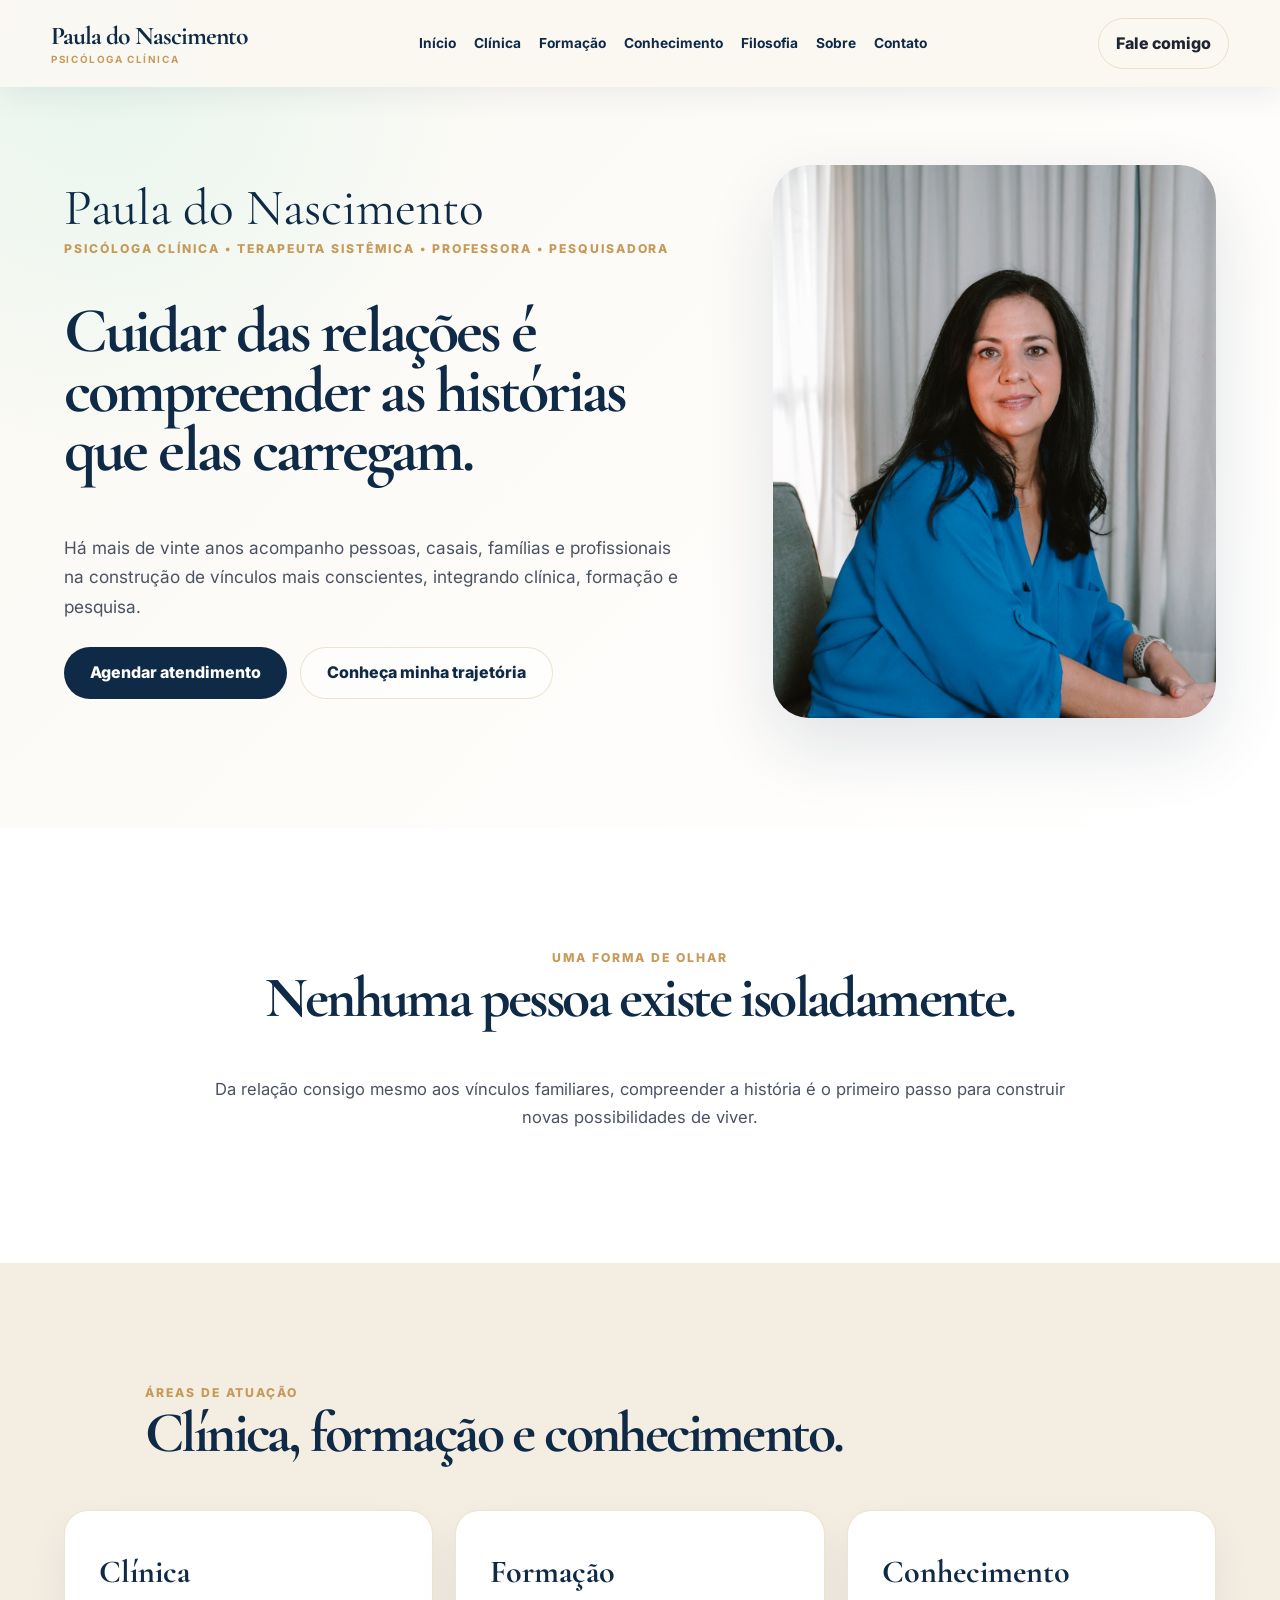
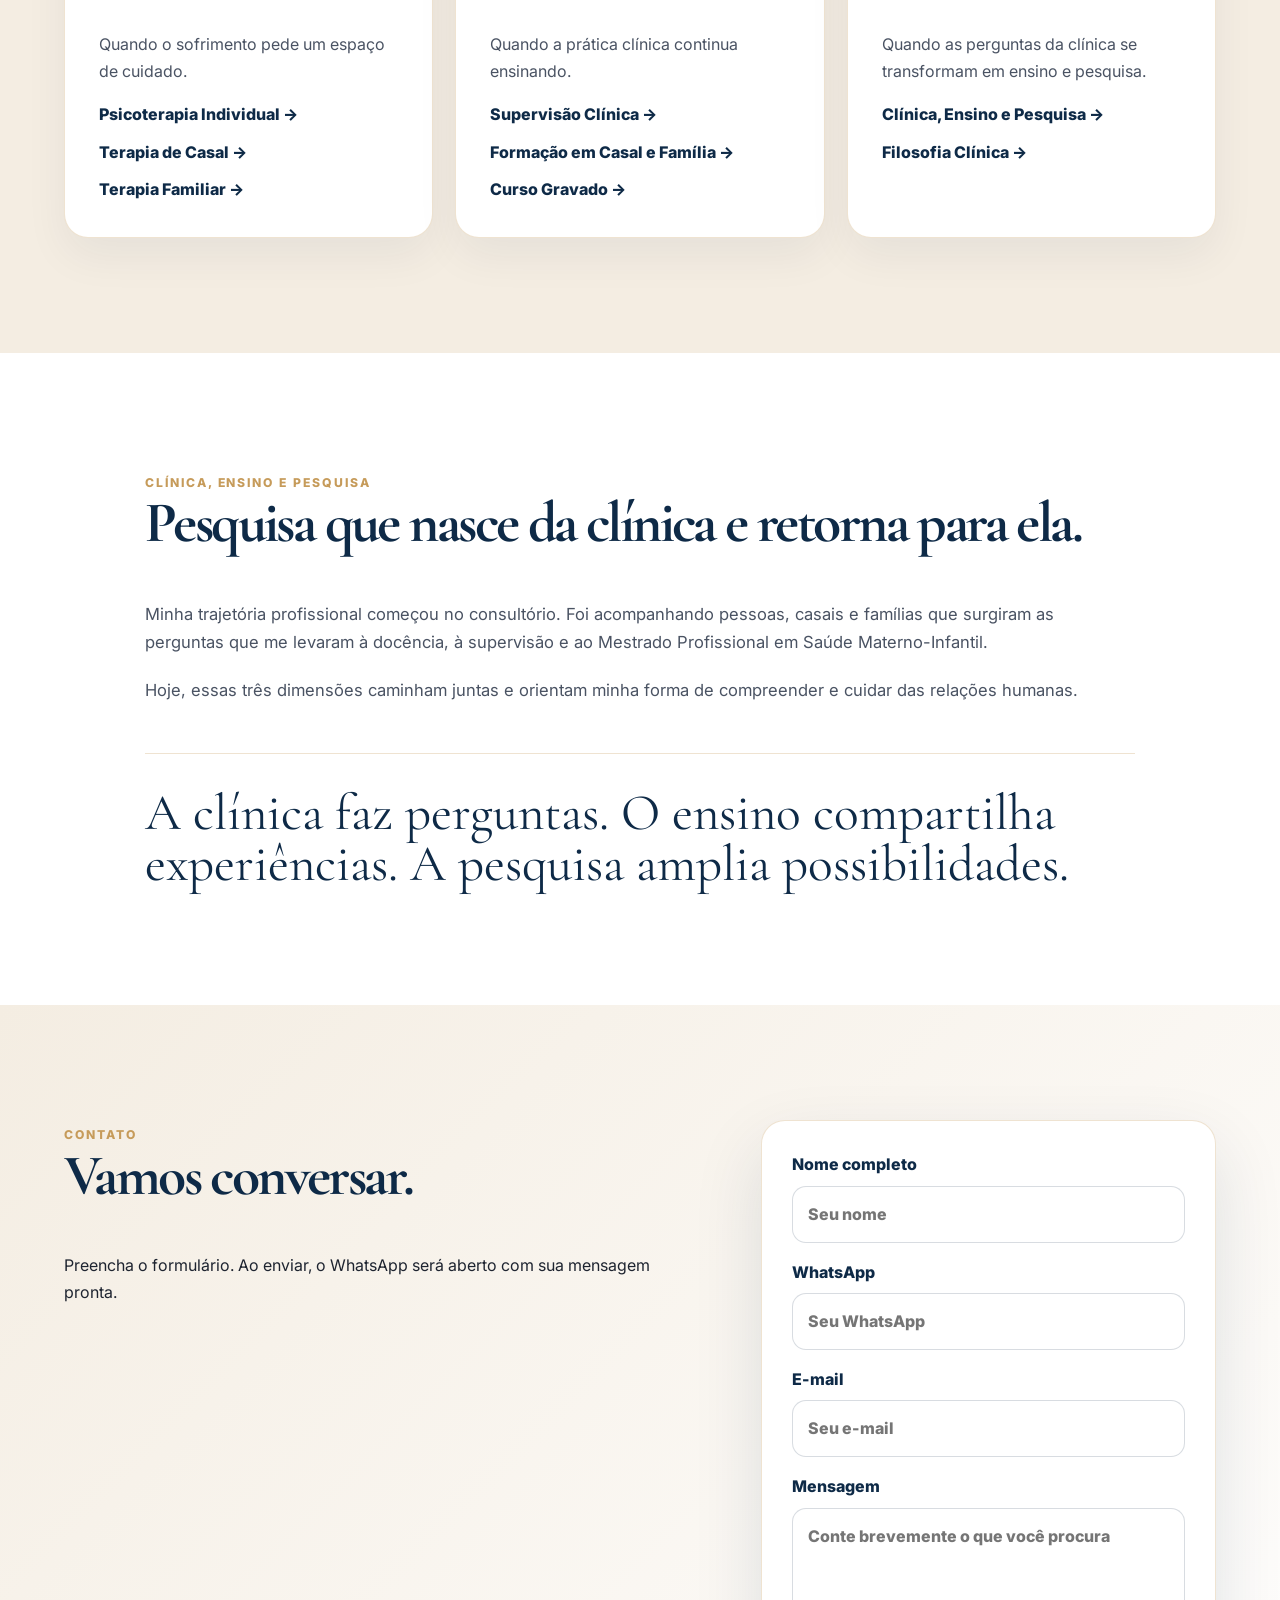
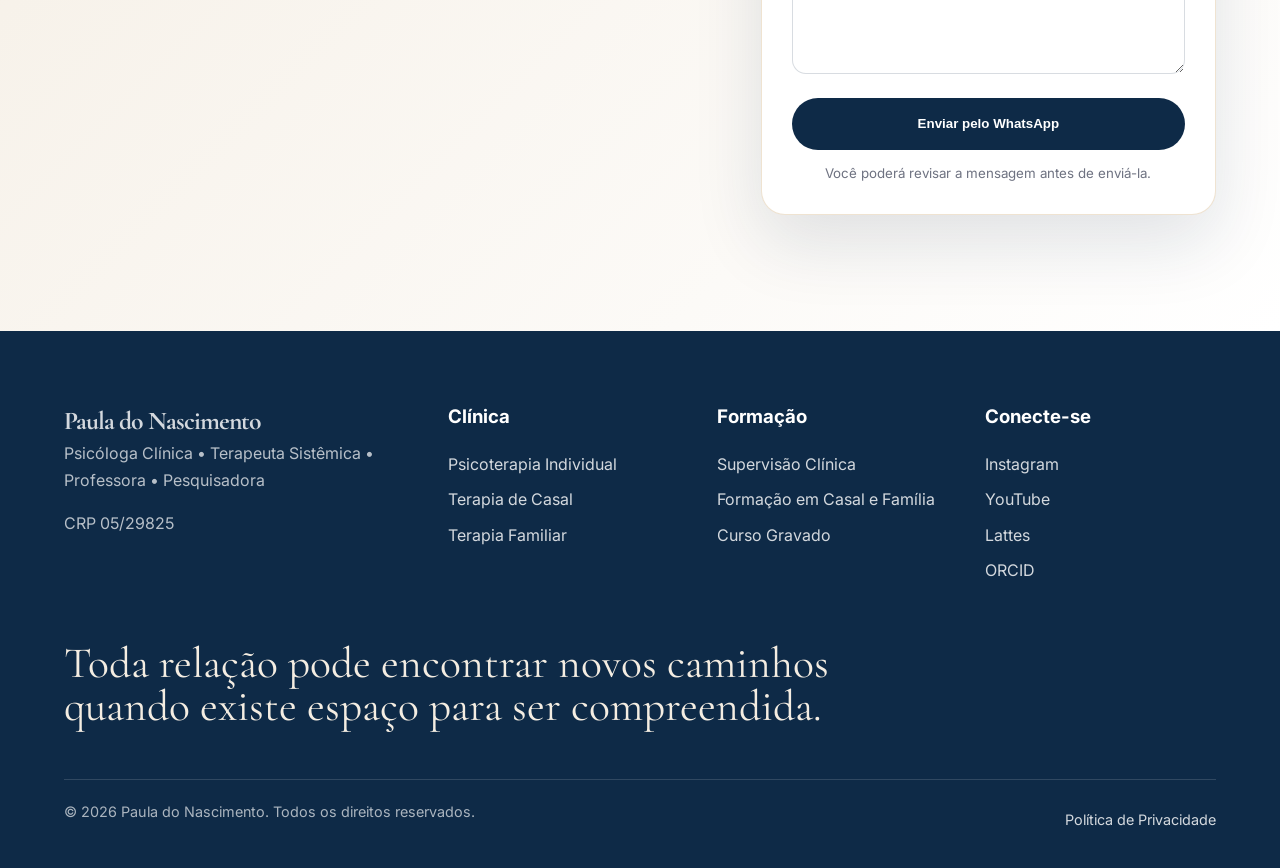
<file: index.html>
<!DOCTYPE html>
<html lang="pt-BR">
<head>
  <meta charset="UTF-8">
  <meta name="viewport" content="width=device-width,initial-scale=1">
  <title>Paula do Nascimento | Psicóloga Clínica no Rio de Janeiro e Online</title>
  <meta name="description" content="Psicoterapia individual, terapia de casal e familiar, supervisão clínica, cursos e pesquisa. Atendimento presencial no Rio de Janeiro e online.">
  <meta name="author" content="Paula do Nascimento">
  <link rel="canonical" href="https://pauladonascimento.com.br/">
  <meta property="og:title" content="Paula do Nascimento | Psicóloga Clínica no Rio de Janeiro e Online">
  <meta property="og:description" content="Psicoterapia individual, terapia de casal e familiar, supervisão clínica, cursos e pesquisa. Atendimento presencial no Rio de Janeiro e online.">
  <meta property="og:type" content="website">
  <meta property="og:url" content="https://pauladonascimento.com.br/">
  <meta property="og:image" content="https://pauladonascimento.com.br/assets/paula-home.jpg">
  <meta name="twitter:card" content="summary_large_image">
  <link rel="icon" href="assets/favicon.svg" type="image/svg+xml">
  <link rel="stylesheet" href="style.css">
  <script type="application/ld+json">{"@context": "https://schema.org", "@type": "Person", "name": "Paula do Nascimento", "jobTitle": "Psicóloga Clínica", "url": "https://pauladonascimento.com.br", "sameAs": ["https://www.instagram.com/pauladonascimento", "https://www.youtube.com/@PauladoNascimento", "http://lattes.cnpq.br/0851956113819533", "https://orcid.org/0009-0002-5036-0058"]}</script>
  <!-- Google tag (gtag.js) -->
  <script async src="https://www.googletagmanager.com/gtag/js?id=G-77NCVJWX3P"></script>
  <script>
    window.dataLayer = window.dataLayer || [];
    function gtag(){dataLayer.push(arguments);}
    gtag('js', new Date());
    gtag('config', 'G-77NCVJWX3P');
  </script>
</head>
<body>
<header class="site-header">
  <a class="brand" href="index.html" aria-label="Página inicial">
    <span>Paula do Nascimento</span>
    <small>Psicóloga Clínica</small>
  </a>
  <button class="menu-toggle" type="button" aria-label="Abrir menu" aria-expanded="false"><span></span><span></span></button>
  <nav class="main-nav" aria-label="Menu principal">
    <a href="index.html">Início</a>
    <details class="nav-dropdown">
      <summary>Clínica</summary>
      <div class="submenu">
        <a href="psicoterapia-individual.html">Psicoterapia Individual</a>
        <a href="terapia-de-casal.html">Terapia de Casal</a>
        <a href="terapia-familiar.html">Terapia Familiar</a>
      </div>
    </details>
    <details class="nav-dropdown">
      <summary>Formação</summary>
      <div class="submenu">
        <a href="supervisao-clinica.html">Supervisão Clínica</a>
        <a href="formacao-casal-familia.html">Formação em Casal e Família</a>
        <a href="introducao-gestalt-terapia.html">Curso Gravado</a>
      </div>
    </details>
    <a href="clinica-ensino-pesquisa.html">Conhecimento</a>
    <a href="filosofia-clinica.html">Filosofia</a>
    <a href="sobre.html">Sobre</a>
    <a href="contato.html">Contato</a>
  </nav>
  <a class="header-button" href="contato.html">Fale comigo</a>
</header>
<main>
<section class="home-hero">
  <div class="reveal">
    <p class="signature">Paula do Nascimento</p>
    <p class="role">Psicóloga Clínica • Terapeuta Sistêmica • Professora • Pesquisadora</p>
    <h1>Cuidar das relações é compreender as histórias que elas carregam.</h1>
    <p class="lead">Há mais de vinte anos acompanho pessoas, casais, famílias e profissionais na construção de vínculos mais conscientes, integrando clínica, formação e pesquisa.</p>
    <div class="hero-actions"><a class="button primary" href="contato.html">Agendar atendimento</a><a class="button secondary" href="sobre.html">Conheça minha trajetória</a></div>
  </div>
  <figure class="home-photo reveal"><img src="assets/paula-home.jpg" alt="Paula do Nascimento em ambiente clínico"></figure>
</section>
<section class="statement-section"><div class="article reveal"><span class="eyebrow">Uma forma de olhar</span><h2>Nenhuma pessoa existe isoladamente.</h2><p>Da relação consigo mesmo aos vínculos familiares, compreender a história é o primeiro passo para construir novas possibilidades de viver.</p></div></section>
<section class="overview-section soft">
  <div class="article reveal"><span class="eyebrow">Áreas de atuação</span><h2>Clínica, formação e conhecimento.</h2></div>
  <div class="overview-grid">
    <article class="overview-card reveal"><h3>Clínica</h3><p>Quando o sofrimento pede um espaço de cuidado.</p><a class="text-link" href="psicoterapia-individual.html">Psicoterapia Individual →</a><a class="text-link" href="terapia-de-casal.html">Terapia de Casal →</a><a class="text-link" href="terapia-familiar.html">Terapia Familiar →</a></article>
    <article class="overview-card reveal"><h3>Formação</h3><p>Quando a prática clínica continua ensinando.</p><a class="text-link" href="supervisao-clinica.html">Supervisão Clínica →</a><a class="text-link" href="formacao-casal-familia.html">Formação em Casal e Família →</a><a class="text-link" href="introducao-gestalt-terapia.html">Curso Gravado →</a></article>
    <article class="overview-card reveal"><h3>Conhecimento</h3><p>Quando as perguntas da clínica se transformam em ensino e pesquisa.</p><a class="text-link" href="clinica-ensino-pesquisa.html">Clínica, Ensino e Pesquisa →</a><a class="text-link" href="filosofia-clinica.html">Filosofia Clínica →</a></article>
  </div>
</section>
<section class="content-section white">
  <div class="article reveal">
    <span class="eyebrow">Clínica, ensino e pesquisa</span>
    <h2>Pesquisa que nasce da clínica e retorna para ela.</h2>
    <p>Minha trajetória profissional começou no consultório. Foi acompanhando pessoas, casais e famílias que surgiram as perguntas que me levaram à docência, à supervisão e ao Mestrado Profissional em Saúde Materno-Infantil.</p><p>Hoje, essas três dimensões caminham juntas e orientam minha forma de compreender e cuidar das relações humanas.</p><blockquote class="feature-quote">A clínica faz perguntas. O ensino compartilha experiências. A pesquisa amplia possibilidades.</blockquote>
  </div>
</section><section class="contact-cta" id="contato">
  <div class="contact-copy reveal">
    <span class="eyebrow">Contato</span>
    <h2>Vamos conversar.</h2>
    <p>Preencha o formulário. Ao enviar, o WhatsApp será aberto com sua mensagem pronta.</p>
  </div>
  <form class="contact-form reveal whatsapp-form" data-interest="Contato geral">
    <label>Nome completo<input type="text" name="nome" placeholder="Seu nome" required></label>
    <label>WhatsApp<input type="tel" name="telefone" placeholder="Seu WhatsApp" required></label>
    <label>E-mail<input type="email" name="email" placeholder="Seu e-mail"></label>
    <label>Mensagem<textarea name="mensagem" rows="5" placeholder="Conte brevemente o que você procura" required></textarea></label>
    <button class="button primary full" type="submit">Enviar pelo WhatsApp</button>
    <small>Você poderá revisar a mensagem antes de enviá-la.</small>
  </form>
</section>
</main>
<footer class="site-footer">
  <div class="footer-grid">
    <div>
      <a class="footer-brand" href="index.html">Paula do Nascimento</a>
      <p>Psicóloga Clínica • Terapeuta Sistêmica • Professora • Pesquisadora</p>
      <p>CRP 05/29825</p>
    </div>
    <div>
      <h3>Clínica</h3>
      <a href="psicoterapia-individual.html">Psicoterapia Individual</a>
      <a href="terapia-de-casal.html">Terapia de Casal</a>
      <a href="terapia-familiar.html">Terapia Familiar</a>
    </div>
    <div>
      <h3>Formação</h3>
      <a href="supervisao-clinica.html">Supervisão Clínica</a>
      <a href="formacao-casal-familia.html">Formação em Casal e Família</a>
      <a href="introducao-gestalt-terapia.html">Curso Gravado</a>
    </div>
    <div>
      <h3>Conecte-se</h3>
      <a href="https://www.instagram.com/pauladonascimento" target="_blank" rel="noopener">Instagram</a>
      <a href="https://www.youtube.com/@PauladoNascimento" target="_blank" rel="noopener">YouTube</a>
      <a href="http://lattes.cnpq.br/0851956113819533" target="_blank" rel="noopener">Lattes</a>
      <a href="https://orcid.org/0009-0002-5036-0058" target="_blank" rel="noopener">ORCID</a>
    </div>
  </div>
  <blockquote>Toda relação pode encontrar novos caminhos quando existe espaço para ser compreendida.</blockquote>
  <div class="footer-bottom">
    <span>© 2026 Paula do Nascimento. Todos os direitos reservados.</span>
    <a href="politica-de-privacidade.html">Política de Privacidade</a>
  </div>
</footer>
<script src="script.js"></script>
</body>
</html>
</file>
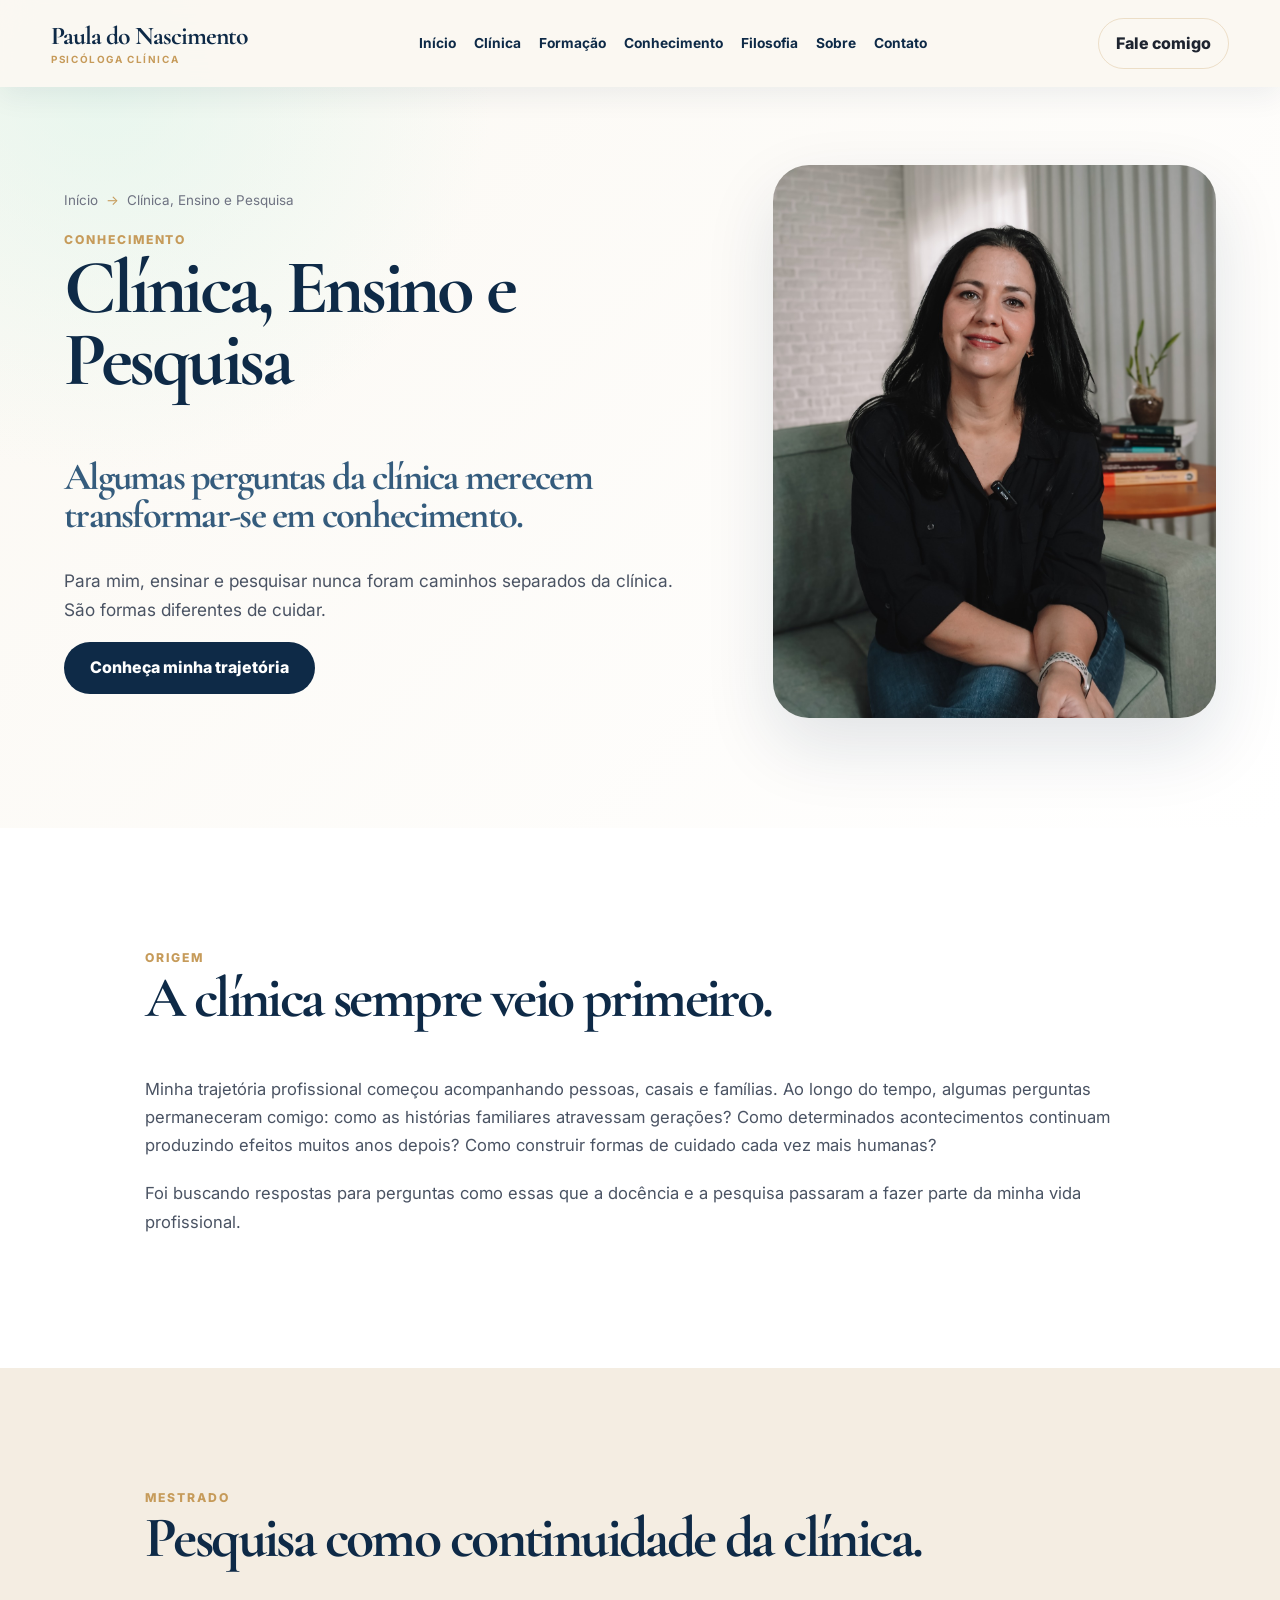
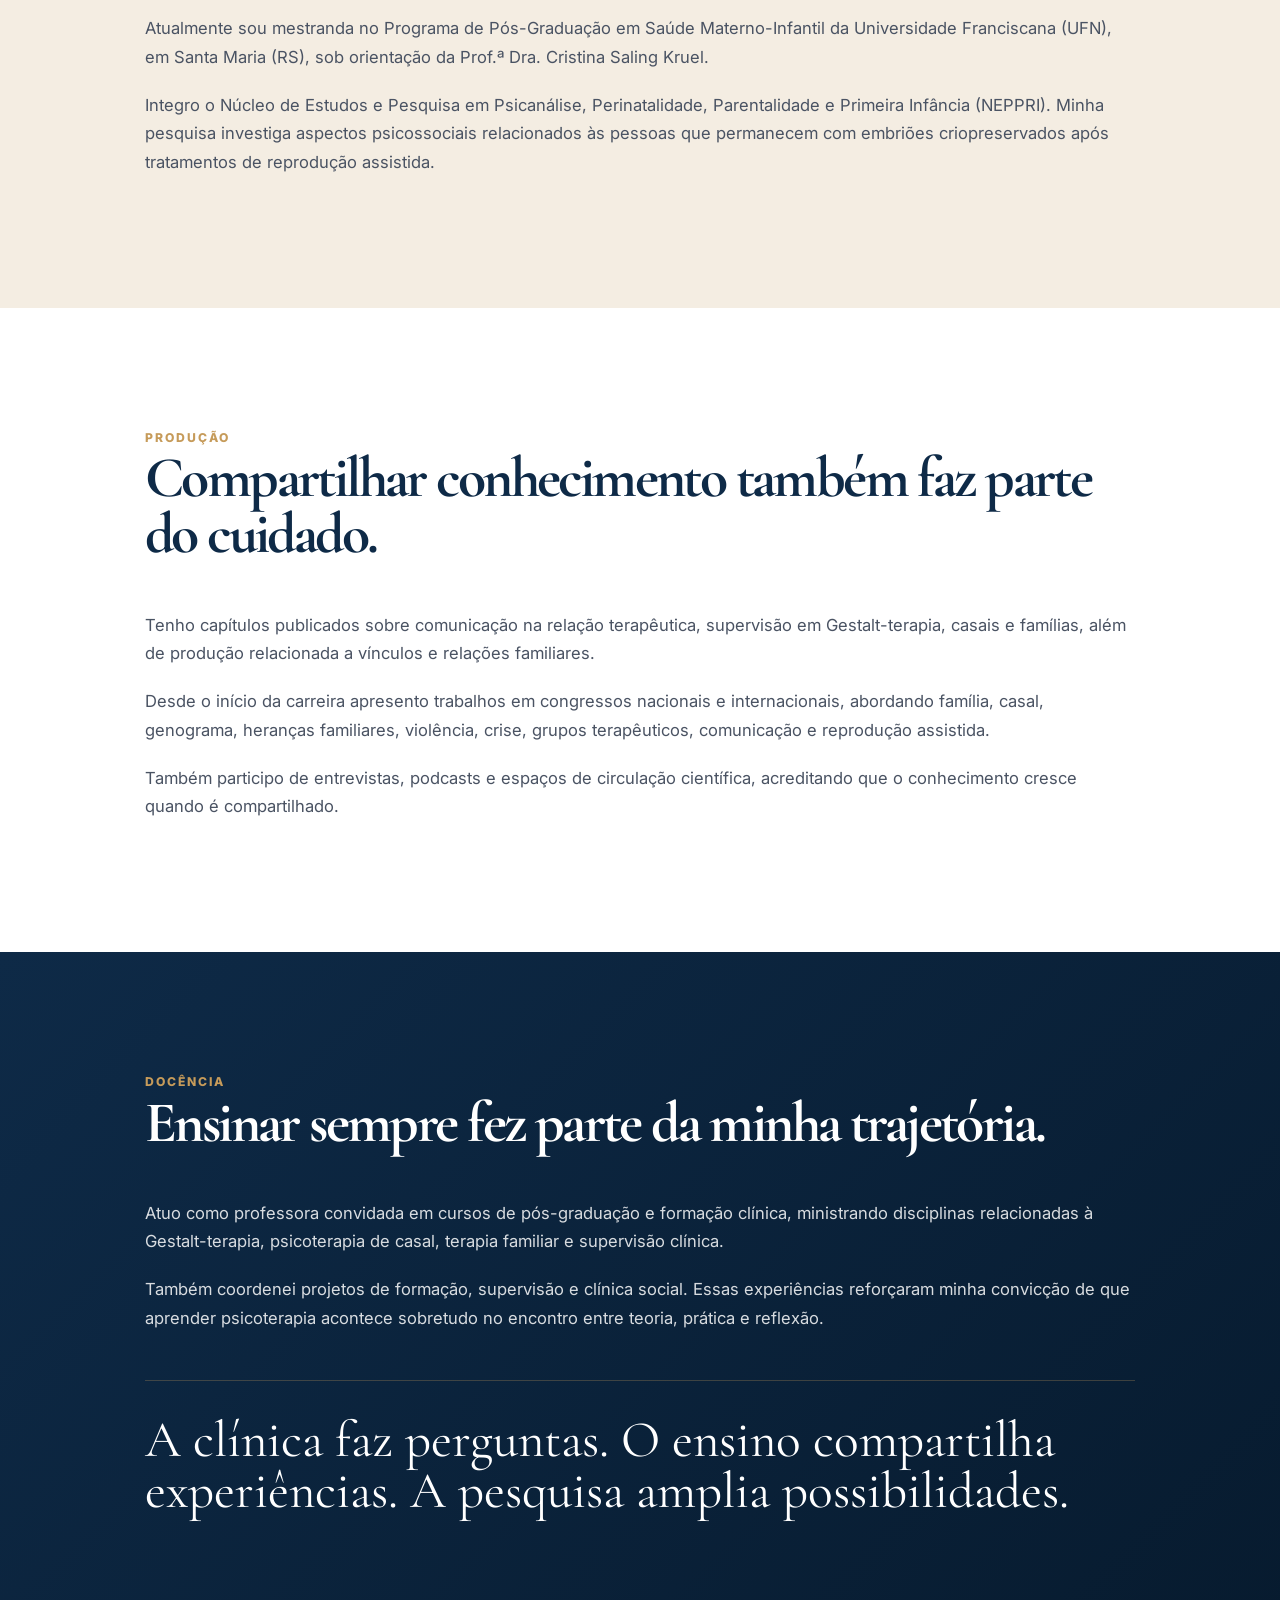
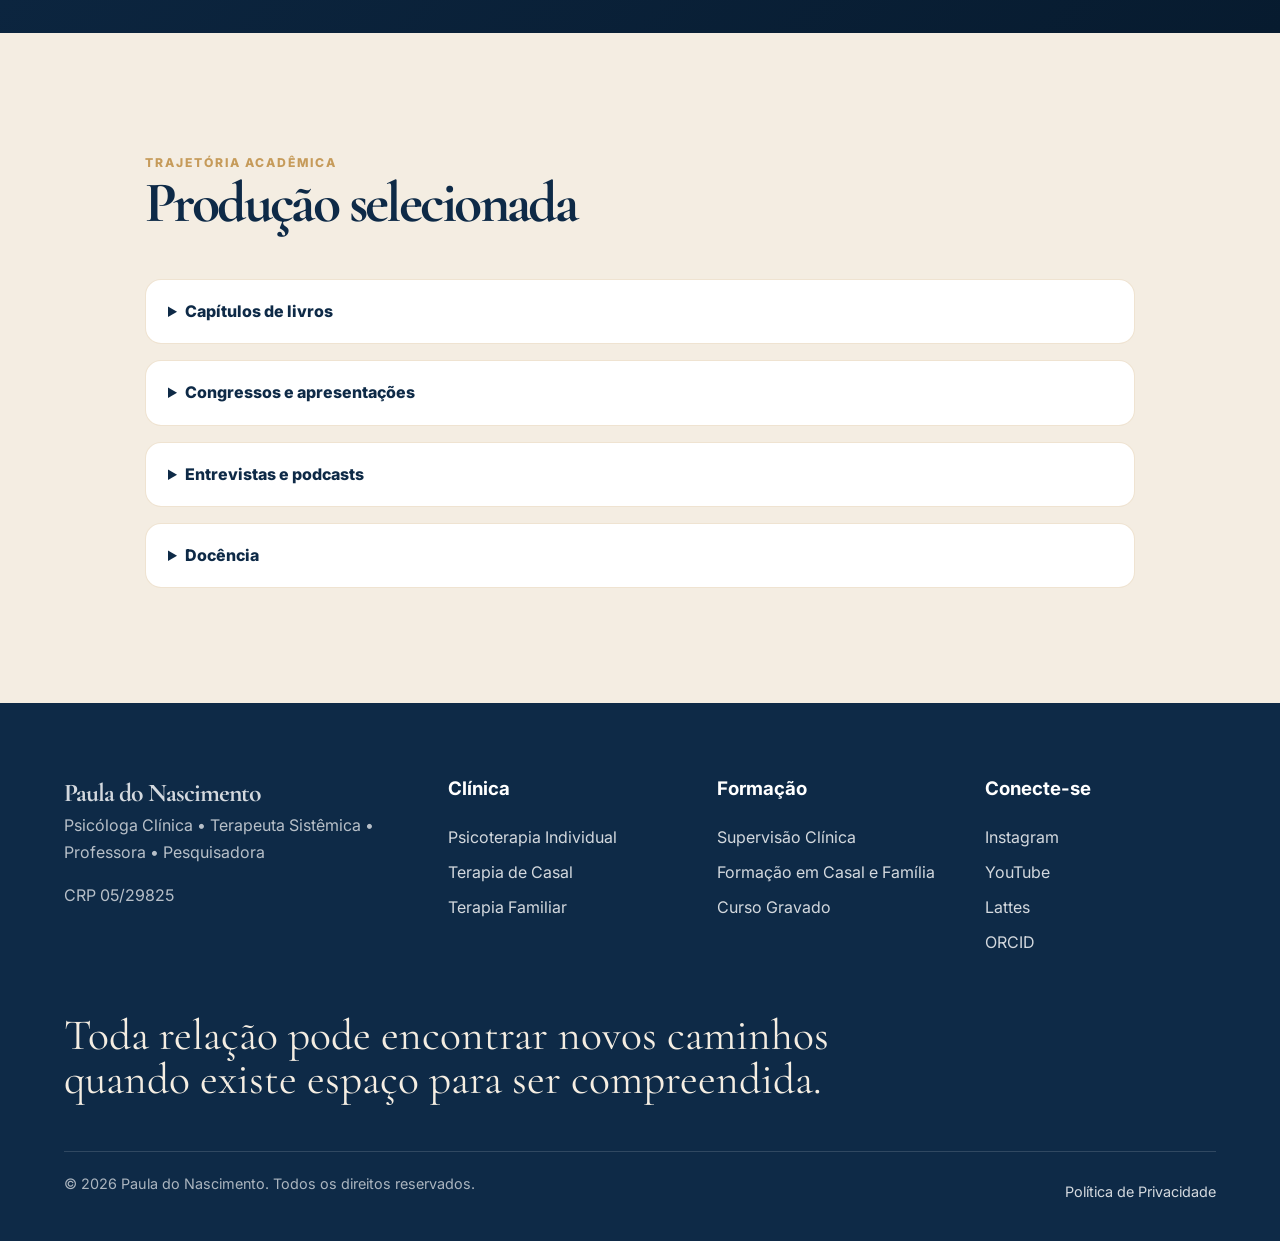
<file: clinica-ensino-pesquisa.html>
<!DOCTYPE html>
<html lang="pt-BR">
<head>
  <meta charset="UTF-8">
  <meta name="viewport" content="width=device-width,initial-scale=1">
  <title>Clínica, Ensino e Pesquisa | Paula do Nascimento</title>
  <meta name="description" content="Trajetória clínica, acadêmica e docente de Paula do Nascimento: mestrado, capítulos de livros, congressos, entrevistas e supervisão.">
  <meta name="author" content="Paula do Nascimento">
  <link rel="canonical" href="https://pauladonascimento.com.br/clinica-ensino-pesquisa.html">
  <meta property="og:title" content="Clínica, Ensino e Pesquisa | Paula do Nascimento">
  <meta property="og:description" content="Trajetória clínica, acadêmica e docente de Paula do Nascimento: mestrado, capítulos de livros, congressos, entrevistas e supervisão.">
  <meta property="og:type" content="website">
  <meta property="og:url" content="https://pauladonascimento.com.br/clinica-ensino-pesquisa.html">
  <meta property="og:image" content="https://pauladonascimento.com.br/assets/paula-pesquisa.jpg">
  <meta name="twitter:card" content="summary_large_image">
  <link rel="icon" href="assets/favicon.svg" type="image/svg+xml">
  <link rel="stylesheet" href="style.css">
  
  <!-- Google tag (gtag.js) -->
  <script async src="https://www.googletagmanager.com/gtag/js?id=G-77NCVJWX3P"></script>
  <script>
    window.dataLayer = window.dataLayer || [];
    function gtag(){dataLayer.push(arguments);}
    gtag('js', new Date());
    gtag('config', 'G-77NCVJWX3P');
  </script>
</head>
<body>
<header class="site-header">
  <a class="brand" href="index.html" aria-label="Página inicial">
    <span>Paula do Nascimento</span>
    <small>Psicóloga Clínica</small>
  </a>
  <button class="menu-toggle" type="button" aria-label="Abrir menu" aria-expanded="false"><span></span><span></span></button>
  <nav class="main-nav" aria-label="Menu principal">
    <a href="index.html">Início</a>
    <details class="nav-dropdown">
      <summary>Clínica</summary>
      <div class="submenu">
        <a href="psicoterapia-individual.html">Psicoterapia Individual</a>
        <a href="terapia-de-casal.html">Terapia de Casal</a>
        <a href="terapia-familiar.html">Terapia Familiar</a>
      </div>
    </details>
    <details class="nav-dropdown">
      <summary>Formação</summary>
      <div class="submenu">
        <a href="supervisao-clinica.html">Supervisão Clínica</a>
        <a href="formacao-casal-familia.html">Formação em Casal e Família</a>
        <a href="introducao-gestalt-terapia.html">Curso Gravado</a>
      </div>
    </details>
    <a href="clinica-ensino-pesquisa.html">Conhecimento</a>
    <a href="filosofia-clinica.html">Filosofia</a>
    <a href="sobre.html">Sobre</a>
    <a href="contato.html">Contato</a>
  </nav>
  <a class="header-button" href="contato.html">Fale comigo</a>
</header>
<main>
<section class="page-hero">
  <div class="page-hero-copy reveal">
    <p class="breadcrumb"><a href="index.html">Início</a><span>→</span>Clínica, Ensino e Pesquisa</p>
    <span class="eyebrow">Conhecimento</span>
    <h1>Clínica, Ensino e Pesquisa</h1>
    <h2>Algumas perguntas da clínica merecem transformar-se em conhecimento.</h2>
    <p class="lead">Para mim, ensinar e pesquisar nunca foram caminhos separados da clínica. São formas diferentes de cuidar.</p>
    <a class="button primary" href="#trajetoria">Conheça minha trajetória</a>
  </div>
  <figure class="page-hero-photo reveal"><img src="assets/paula-pesquisa.jpg" alt="Paula do Nascimento"></figure>
</section><section class="content-section white">
  <div class="article reveal">
    <span class="eyebrow">Origem</span>
    <h2>A clínica sempre veio primeiro.</h2>
    <p>Minha trajetória profissional começou acompanhando pessoas, casais e famílias. Ao longo do tempo, algumas perguntas permaneceram comigo: como as histórias familiares atravessam gerações? Como determinados acontecimentos continuam produzindo efeitos muitos anos depois? Como construir formas de cuidado cada vez mais humanas?</p><p>Foi buscando respostas para perguntas como essas que a docência e a pesquisa passaram a fazer parte da minha vida profissional.</p>
  </div>
</section><section class="content-section soft">
  <div class="article reveal">
    <span class="eyebrow">Mestrado</span>
    <h2>Pesquisa como continuidade da clínica.</h2>
    <p>Atualmente sou mestranda no Programa de Pós-Graduação em Saúde Materno-Infantil da Universidade Franciscana (UFN), em Santa Maria (RS), sob orientação da Prof.ª Dra. Cristina Saling Kruel.</p><p>Integro o Núcleo de Estudos e Pesquisa em Psicanálise, Perinatalidade, Parentalidade e Primeira Infância (NEPPRI). Minha pesquisa investiga aspectos psicossociais relacionados às pessoas que permanecem com embriões criopreservados após tratamentos de reprodução assistida.</p>
  </div>
</section><section class="content-section white">
  <div class="article reveal">
    <span class="eyebrow">Produção</span>
    <h2>Compartilhar conhecimento também faz parte do cuidado.</h2>
    <p>Tenho capítulos publicados sobre comunicação na relação terapêutica, supervisão em Gestalt-terapia, casais e famílias, além de produção relacionada a vínculos e relações familiares.</p><p>Desde o início da carreira apresento trabalhos em congressos nacionais e internacionais, abordando família, casal, genograma, heranças familiares, violência, crise, grupos terapêuticos, comunicação e reprodução assistida.</p><p>Também participo de entrevistas, podcasts e espaços de circulação científica, acreditando que o conhecimento cresce quando é compartilhado.</p>
  </div>
</section><section class="content-section dark">
  <div class="article reveal">
    <span class="eyebrow">Docência</span>
    <h2>Ensinar sempre fez parte da minha trajetória.</h2>
    <p>Atuo como professora convidada em cursos de pós-graduação e formação clínica, ministrando disciplinas relacionadas à Gestalt-terapia, psicoterapia de casal, terapia familiar e supervisão clínica.</p><p>Também coordenei projetos de formação, supervisão e clínica social. Essas experiências reforçaram minha convicção de que aprender psicoterapia acontece sobretudo no encontro entre teoria, prática e reflexão.</p><blockquote class="feature-quote">A clínica faz perguntas. O ensino compartilha experiências. A pesquisa amplia possibilidades.</blockquote>
  </div>
</section><section class="content-section soft" id="trajetoria"><div class="article reveal"><span class="eyebrow">Trajetória acadêmica</span><h2>Produção selecionada</h2><div class="archive">
<details><summary>Capítulos de livros</summary><ul><li>A comunicação na relação terapêutica. In: Supervisão em Gestalt-terapia com casais e famílias. Instituto Suassuna, 2025.</li><li>O que é a Constelação Familiar? In: Transformando nó em laços. Conquista, 2023.</li></ul></details>
<details><summary>Congressos e apresentações</summary><p>Produção apresentada desde 2005 em congressos de Gestalt-terapia, terapia familiar e eventos profissionais, com temas como genograma, heranças familiares, terapia de grupo, casal, família, violência, crise, comunicação e reprodução assistida.</p></details>
<details><summary>Entrevistas e podcasts</summary><ul><li>Embriões excedentes na reprodução assistida (2026).</li><li>Dois Pontos com Paula Nascimento: Gestalt-Terapia & Constelação Familiar (2010).</li><li>A Constelação Familiar e seu processo — Conteúdo Saúde (2011).</li><li>A importância da família no tratamento de doenças crônicas — Zen Cultural (2007).</li></ul></details>
<details><summary>Docência</summary><ul><li>Centro Universitário Celso Lisboa — Professora convidada da Pós-graduação em Gestalt-terapia (2015–atual).</li><li>Universidade Cruzeiro do Sul — Professora convidada (2026–atual).</li><li>Contato — Núcleo de Estudos e Aplicação da Gestalt-terapia — Professora, supervisora e coordenadora (2009–2021).</li></ul></details>
</div></div></section>
</main>
<footer class="site-footer">
  <div class="footer-grid">
    <div>
      <a class="footer-brand" href="index.html">Paula do Nascimento</a>
      <p>Psicóloga Clínica • Terapeuta Sistêmica • Professora • Pesquisadora</p>
      <p>CRP 05/29825</p>
    </div>
    <div>
      <h3>Clínica</h3>
      <a href="psicoterapia-individual.html">Psicoterapia Individual</a>
      <a href="terapia-de-casal.html">Terapia de Casal</a>
      <a href="terapia-familiar.html">Terapia Familiar</a>
    </div>
    <div>
      <h3>Formação</h3>
      <a href="supervisao-clinica.html">Supervisão Clínica</a>
      <a href="formacao-casal-familia.html">Formação em Casal e Família</a>
      <a href="introducao-gestalt-terapia.html">Curso Gravado</a>
    </div>
    <div>
      <h3>Conecte-se</h3>
      <a href="https://www.instagram.com/pauladonascimento" target="_blank" rel="noopener">Instagram</a>
      <a href="https://www.youtube.com/@PauladoNascimento" target="_blank" rel="noopener">YouTube</a>
      <a href="http://lattes.cnpq.br/0851956113819533" target="_blank" rel="noopener">Lattes</a>
      <a href="https://orcid.org/0009-0002-5036-0058" target="_blank" rel="noopener">ORCID</a>
    </div>
  </div>
  <blockquote>Toda relação pode encontrar novos caminhos quando existe espaço para ser compreendida.</blockquote>
  <div class="footer-bottom">
    <span>© 2026 Paula do Nascimento. Todos os direitos reservados.</span>
    <a href="politica-de-privacidade.html">Política de Privacidade</a>
  </div>
</footer>
<script src="script.js"></script>
</body>
</html>
</file>
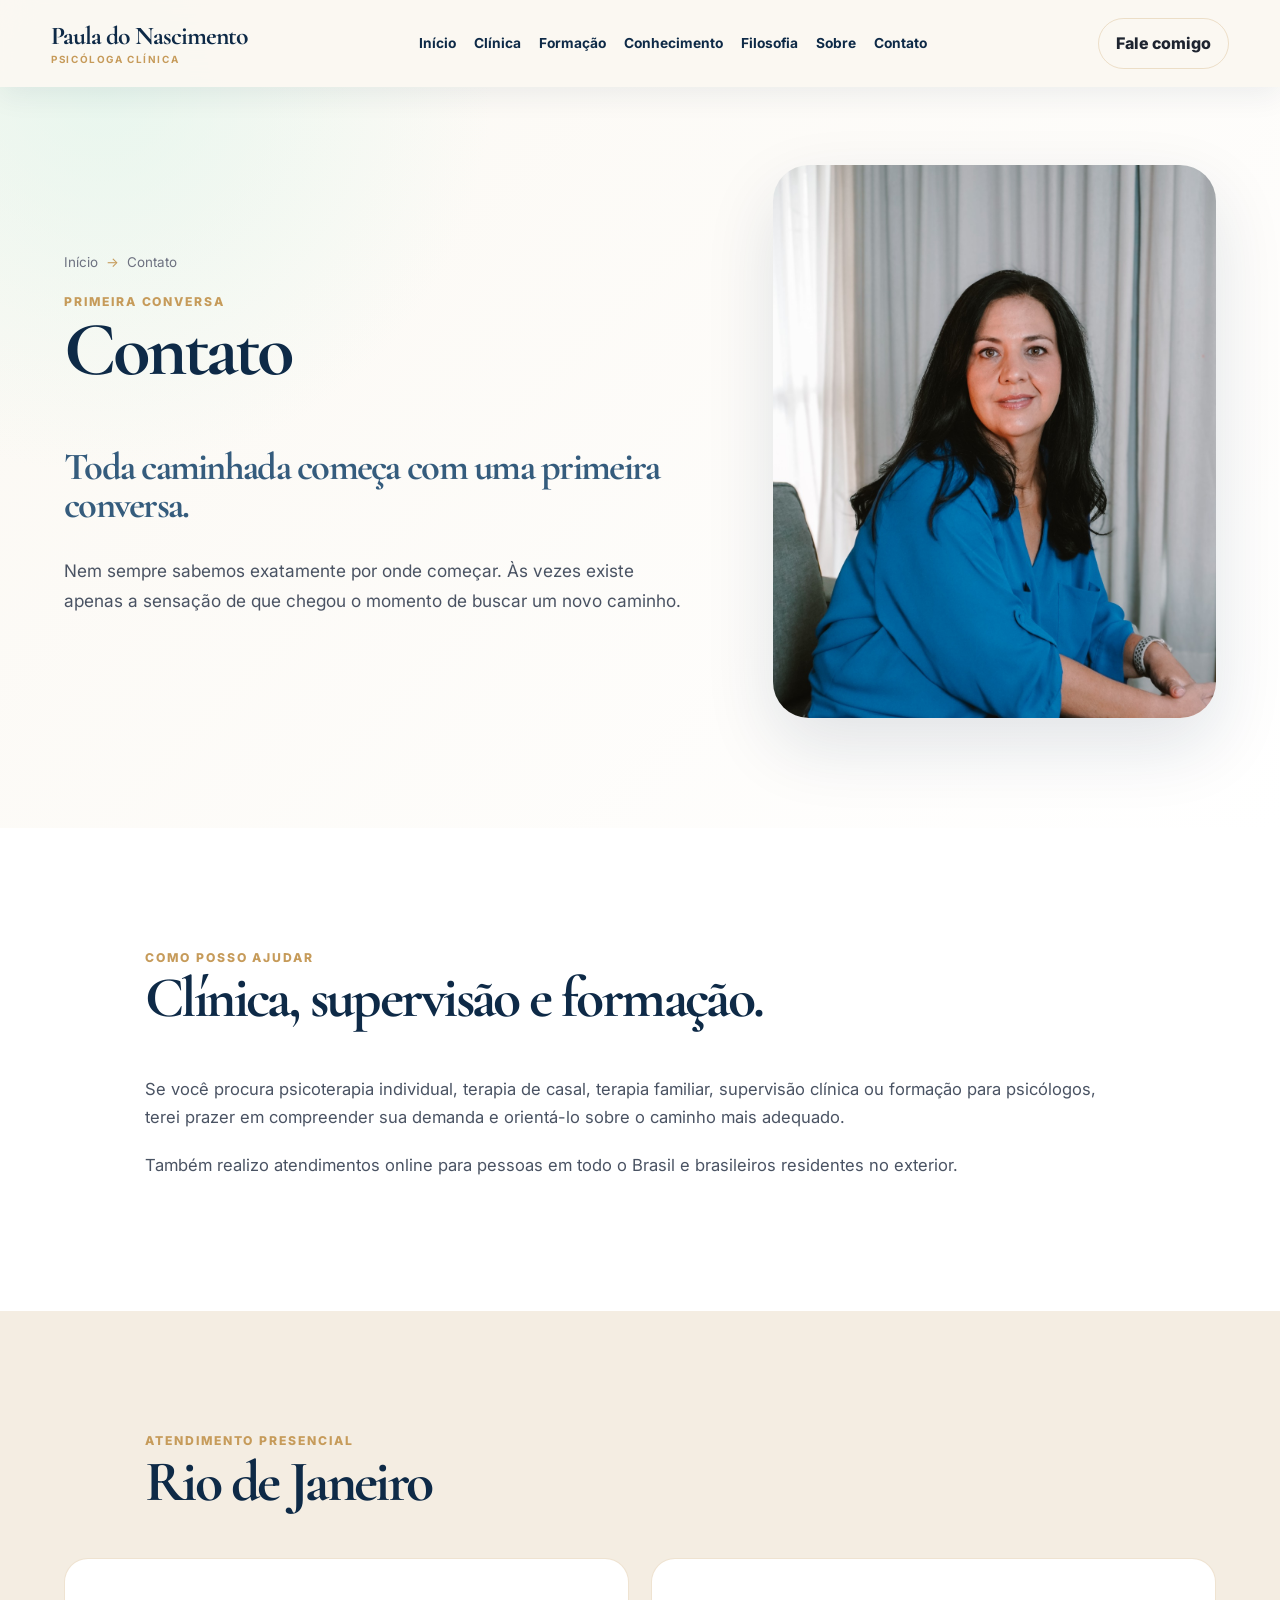
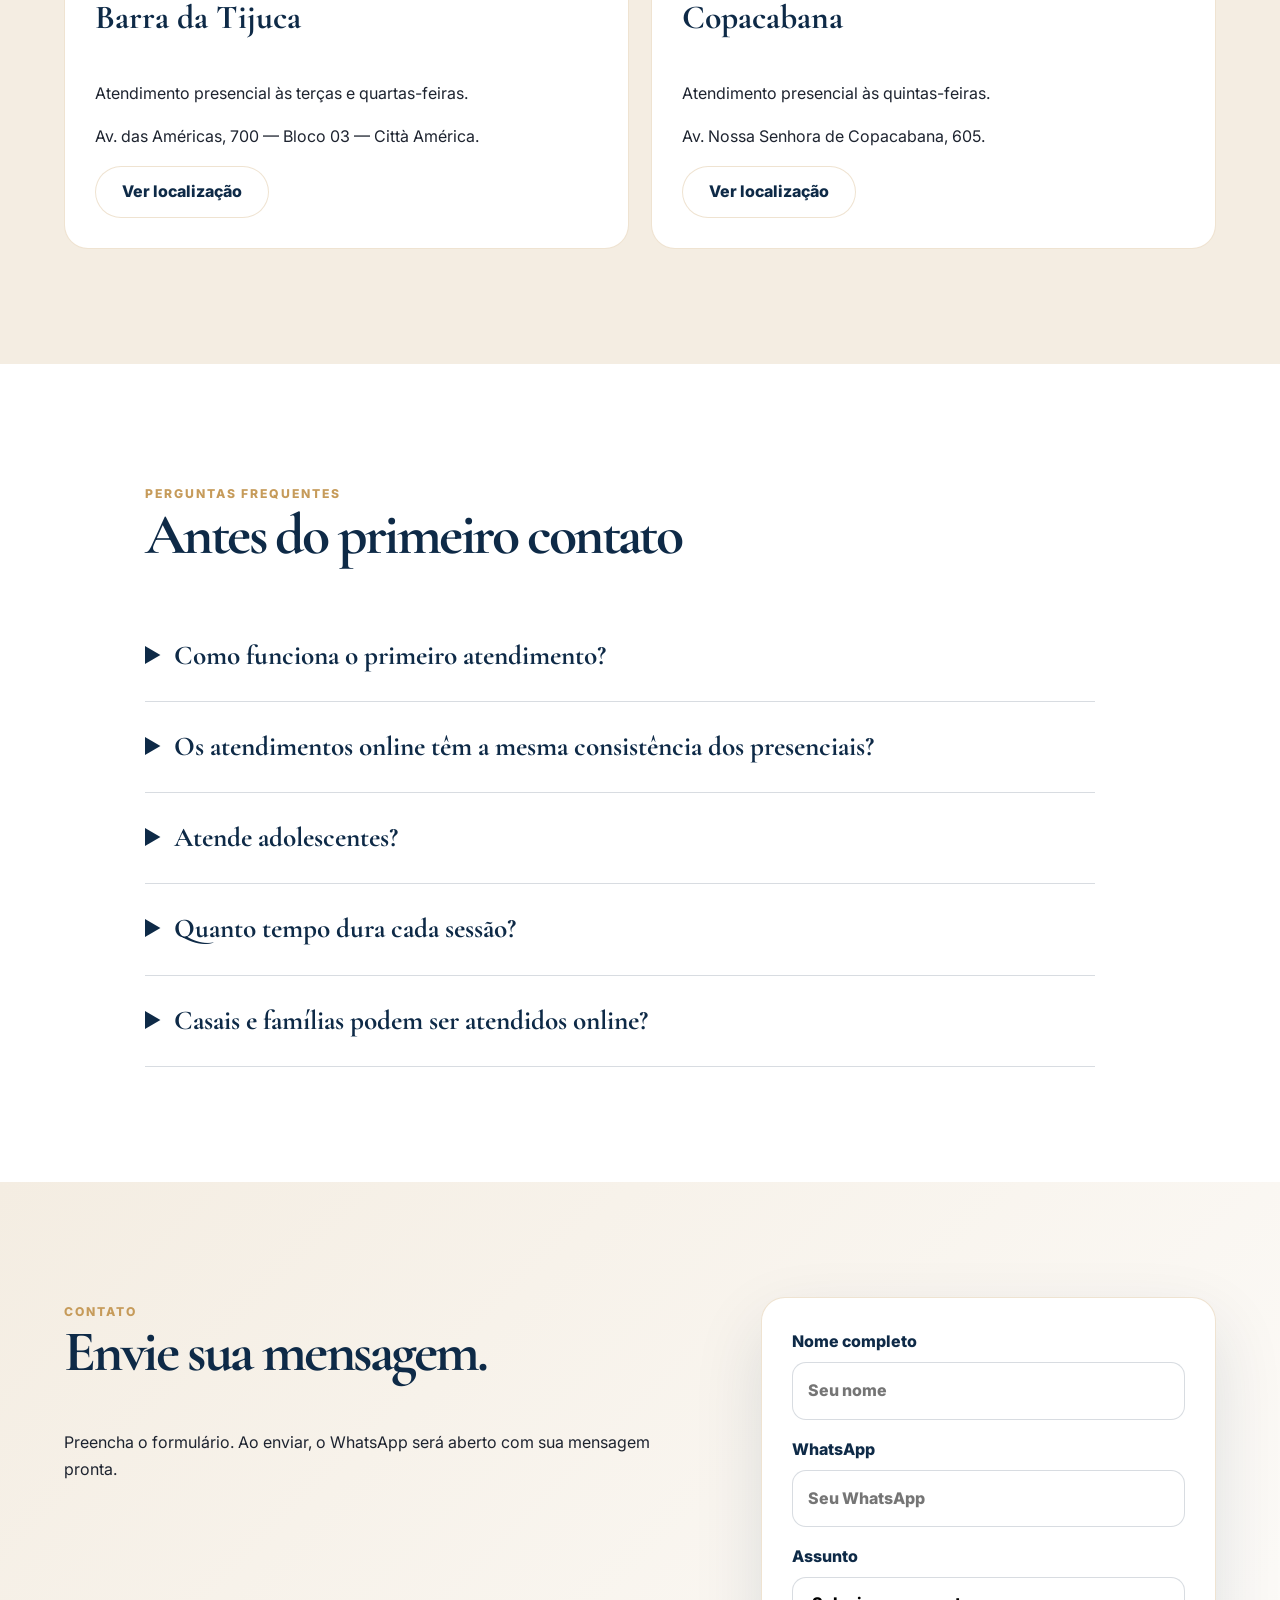
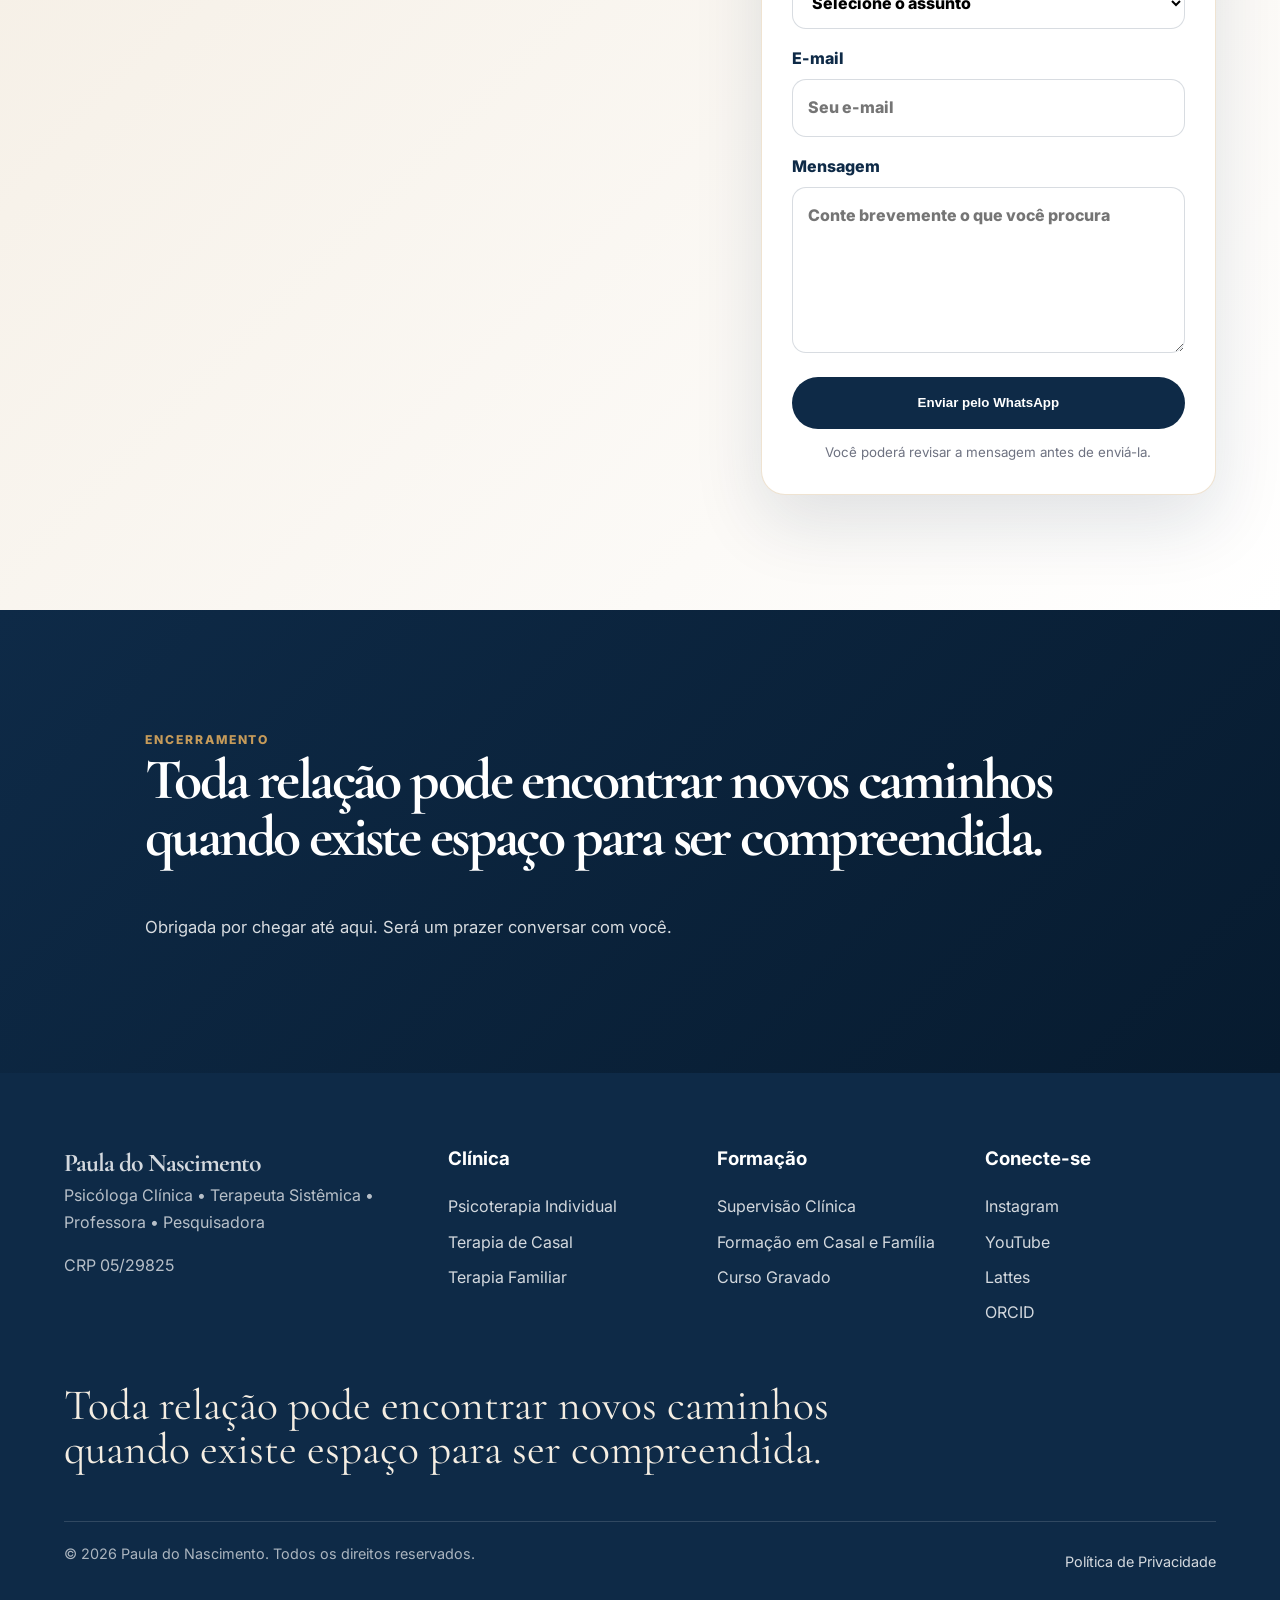
<file: contato.html>
<!DOCTYPE html>
<html lang="pt-BR">
<head>
  <meta charset="UTF-8">
  <meta name="viewport" content="width=device-width,initial-scale=1">
  <title>Contato | Paula do Nascimento</title>
  <meta name="description" content="Entre em contato para psicoterapia, terapia de casal, terapia familiar, supervisão clínica e cursos. Atendimento no Rio de Janeiro e online.">
  <meta name="author" content="Paula do Nascimento">
  <link rel="canonical" href="https://pauladonascimento.com.br/contato.html">
  <meta property="og:title" content="Contato | Paula do Nascimento">
  <meta property="og:description" content="Entre em contato para psicoterapia, terapia de casal, terapia familiar, supervisão clínica e cursos. Atendimento no Rio de Janeiro e online.">
  <meta property="og:type" content="website">
  <meta property="og:url" content="https://pauladonascimento.com.br/contato.html">
  <meta property="og:image" content="https://pauladonascimento.com.br/assets/paula-home.jpg">
  <meta name="twitter:card" content="summary_large_image">
  <link rel="icon" href="assets/favicon.svg" type="image/svg+xml">
  <link rel="stylesheet" href="style.css">
  
  <!-- Google tag (gtag.js) -->
  <script async src="https://www.googletagmanager.com/gtag/js?id=G-77NCVJWX3P"></script>
  <script>
    window.dataLayer = window.dataLayer || [];
    function gtag(){dataLayer.push(arguments);}
    gtag('js', new Date());
    gtag('config', 'G-77NCVJWX3P');
  </script>
</head>
<body>
<header class="site-header">
  <a class="brand" href="index.html" aria-label="Página inicial">
    <span>Paula do Nascimento</span>
    <small>Psicóloga Clínica</small>
  </a>
  <button class="menu-toggle" type="button" aria-label="Abrir menu" aria-expanded="false"><span></span><span></span></button>
  <nav class="main-nav" aria-label="Menu principal">
    <a href="index.html">Início</a>
    <details class="nav-dropdown">
      <summary>Clínica</summary>
      <div class="submenu">
        <a href="psicoterapia-individual.html">Psicoterapia Individual</a>
        <a href="terapia-de-casal.html">Terapia de Casal</a>
        <a href="terapia-familiar.html">Terapia Familiar</a>
      </div>
    </details>
    <details class="nav-dropdown">
      <summary>Formação</summary>
      <div class="submenu">
        <a href="supervisao-clinica.html">Supervisão Clínica</a>
        <a href="formacao-casal-familia.html">Formação em Casal e Família</a>
        <a href="introducao-gestalt-terapia.html">Curso Gravado</a>
      </div>
    </details>
    <a href="clinica-ensino-pesquisa.html">Conhecimento</a>
    <a href="filosofia-clinica.html">Filosofia</a>
    <a href="sobre.html">Sobre</a>
    <a href="contato.html">Contato</a>
  </nav>
  <a class="header-button" href="contato.html">Fale comigo</a>
</header>
<main>
<section class="page-hero">
<div class="page-hero-copy reveal"><p class="breadcrumb"><a href="index.html">Início</a><span>→</span>Contato</p><span class="eyebrow">Primeira conversa</span><h1>Contato</h1><h2>Toda caminhada começa com uma primeira conversa.</h2><p class="lead">Nem sempre sabemos exatamente por onde começar. Às vezes existe apenas a sensação de que chegou o momento de buscar um novo caminho.</p></div>
<figure class="page-hero-photo reveal"><img src="assets/paula-home.jpg" alt="Paula do Nascimento"></figure>
</section>
<section class="content-section white"><div class="article reveal"><span class="eyebrow">Como posso ajudar</span><h2>Clínica, supervisão e formação.</h2><p>Se você procura psicoterapia individual, terapia de casal, terapia familiar, supervisão clínica ou formação para psicólogos, terei prazer em compreender sua demanda e orientá-lo sobre o caminho mais adequado.</p><p>Também realizo atendimentos online para pessoas em todo o Brasil e brasileiros residentes no exterior.</p></div></section>
<section class="content-section soft"><div class="article reveal"><span class="eyebrow">Atendimento presencial</span><h2>Rio de Janeiro</h2></div><div class="location-grid">
<article class="location-card reveal"><h3>Barra da Tijuca</h3><p>Atendimento presencial às terças e quartas-feiras.</p><p>Av. das Américas, 700 — Bloco 03 — Città América.</p><a class="button secondary" href="https://www.google.com/maps/search/?api=1&query=Av.+das+Am%C3%A9ricas,+700,+Bloco+03,+Citt%C3%A0+Am%C3%A9rica,+Rio+de+Janeiro" target="_blank" rel="noopener">Ver localização</a></article>
<article class="location-card reveal"><h3>Copacabana</h3><p>Atendimento presencial às quintas-feiras.</p><p>Av. Nossa Senhora de Copacabana, 605.</p><a class="button secondary" href="https://www.google.com/maps/search/?api=1&query=Av.+Nossa+Senhora+de+Copacabana,+605,+Rio+de+Janeiro" target="_blank" rel="noopener">Ver localização</a></article>
</div></section>
<section class="content-section white"><div class="article reveal"><span class="eyebrow">Perguntas frequentes</span><h2>Antes do primeiro contato</h2><div class="faq">
<details><summary>Como funciona o primeiro atendimento?</summary><p>O primeiro encontro é um espaço para compreender sua demanda, conversar sobre o momento que você está vivendo e avaliar a forma de acompanhamento mais adequada.</p></details>
<details><summary>Os atendimentos online têm a mesma consistência dos presenciais?</summary><p>Sim. Quando realizados com privacidade e boa conexão, oferecem condições adequadas para um processo de escuta e cuidado.</p></details>
<details><summary>Atende adolescentes?</summary><p>Sim. Atendo adolescentes a partir de 17 anos e, quando necessário, incluo os responsáveis em momentos específicos do processo.</p></details>
<details><summary>Quanto tempo dura cada sessão?</summary><p>As sessões têm duração aproximada de uma hora.</p></details>
<details><summary>Casais e famílias podem ser atendidos online?</summary><p>Sim. Essa modalidade pode ser utilizada quando é adequada às necessidades e às condições do processo.</p></details>
</div></div></section><section class="contact-cta" id="contato">
  <div class="contact-copy reveal">
    <span class="eyebrow">Contato</span>
    <h2>Envie sua mensagem.</h2>
    <p>Preencha o formulário. Ao enviar, o WhatsApp será aberto com sua mensagem pronta.</p>
  </div>
  <form class="contact-form reveal whatsapp-form" data-interest="Contato pelo site">
    <label>Nome completo<input type="text" name="nome" placeholder="Seu nome" required></label>
    <label>WhatsApp<input type="tel" name="telefone" placeholder="Seu WhatsApp" required></label>
    <label>Assunto
      <select name="assunto" required>
        <option value="" selected disabled>Selecione o assunto</option>
        <option value="Psicoterapia Individual">Psicoterapia Individual</option>
        <option value="Terapia de Casal">Terapia de Casal</option>
        <option value="Terapia Familiar">Terapia Familiar</option>
        <option value="Supervisão Clínica">Supervisão Clínica</option>
        <option value="Formação em Casal e Família">Formação em Casal e Família</option>
        <option value="Curso Gravado de Introdução à Gestalt-terapia">Curso Gravado de Introdução à Gestalt-terapia</option>
        <option value="Convite para palestra, aula ou evento">Convite para palestra, aula ou evento</option>
        <option value="Pesquisa, entrevista ou parceria institucional">Pesquisa, entrevista ou parceria institucional</option>
        <option value="Outro assunto">Outro</option>
      </select>
    </label>
    <label>E-mail<input type="email" name="email" placeholder="Seu e-mail"></label>
    <label>Mensagem<textarea name="mensagem" rows="5" placeholder="Conte brevemente o que você procura" required></textarea></label>
    <button class="button primary full" type="submit">Enviar pelo WhatsApp</button>
    <small>Você poderá revisar a mensagem antes de enviá-la.</small>
  </form>
</section><section class="content-section dark">
  <div class="article reveal">
    <span class="eyebrow">Encerramento</span>
    <h2>Toda relação pode encontrar novos caminhos quando existe espaço para ser compreendida.</h2>
    <p>Obrigada por chegar até aqui. Será um prazer conversar com você.</p>
  </div>
</section>
</main>
<footer class="site-footer">
  <div class="footer-grid">
    <div>
      <a class="footer-brand" href="index.html">Paula do Nascimento</a>
      <p>Psicóloga Clínica • Terapeuta Sistêmica • Professora • Pesquisadora</p>
      <p>CRP 05/29825</p>
    </div>
    <div>
      <h3>Clínica</h3>
      <a href="psicoterapia-individual.html">Psicoterapia Individual</a>
      <a href="terapia-de-casal.html">Terapia de Casal</a>
      <a href="terapia-familiar.html">Terapia Familiar</a>
    </div>
    <div>
      <h3>Formação</h3>
      <a href="supervisao-clinica.html">Supervisão Clínica</a>
      <a href="formacao-casal-familia.html">Formação em Casal e Família</a>
      <a href="introducao-gestalt-terapia.html">Curso Gravado</a>
    </div>
    <div>
      <h3>Conecte-se</h3>
      <a href="https://www.instagram.com/pauladonascimento" target="_blank" rel="noopener">Instagram</a>
      <a href="https://www.youtube.com/@PauladoNascimento" target="_blank" rel="noopener">YouTube</a>
      <a href="http://lattes.cnpq.br/0851956113819533" target="_blank" rel="noopener">Lattes</a>
      <a href="https://orcid.org/0009-0002-5036-0058" target="_blank" rel="noopener">ORCID</a>
    </div>
  </div>
  <blockquote>Toda relação pode encontrar novos caminhos quando existe espaço para ser compreendida.</blockquote>
  <div class="footer-bottom">
    <span>© 2026 Paula do Nascimento. Todos os direitos reservados.</span>
    <a href="politica-de-privacidade.html">Política de Privacidade</a>
  </div>
</footer>
<script src="script.js"></script>
</body>
</html>
</file>
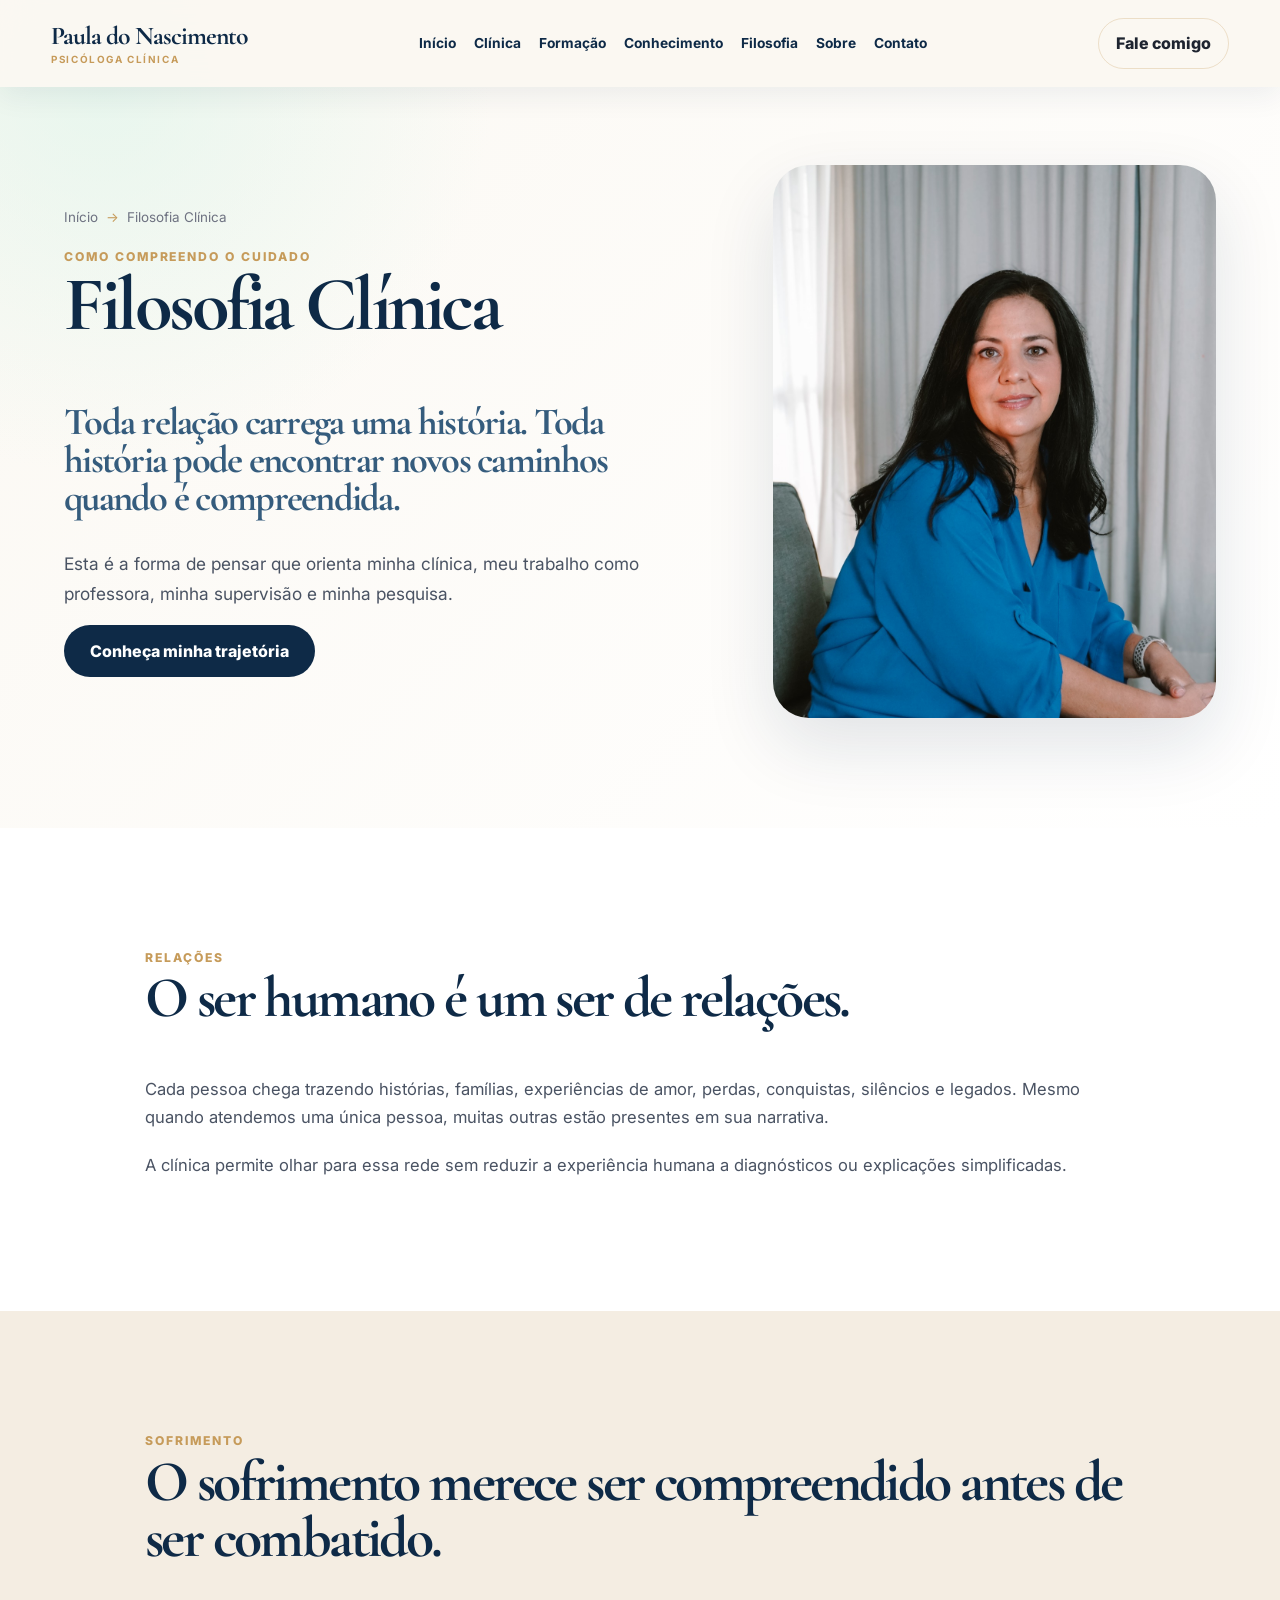
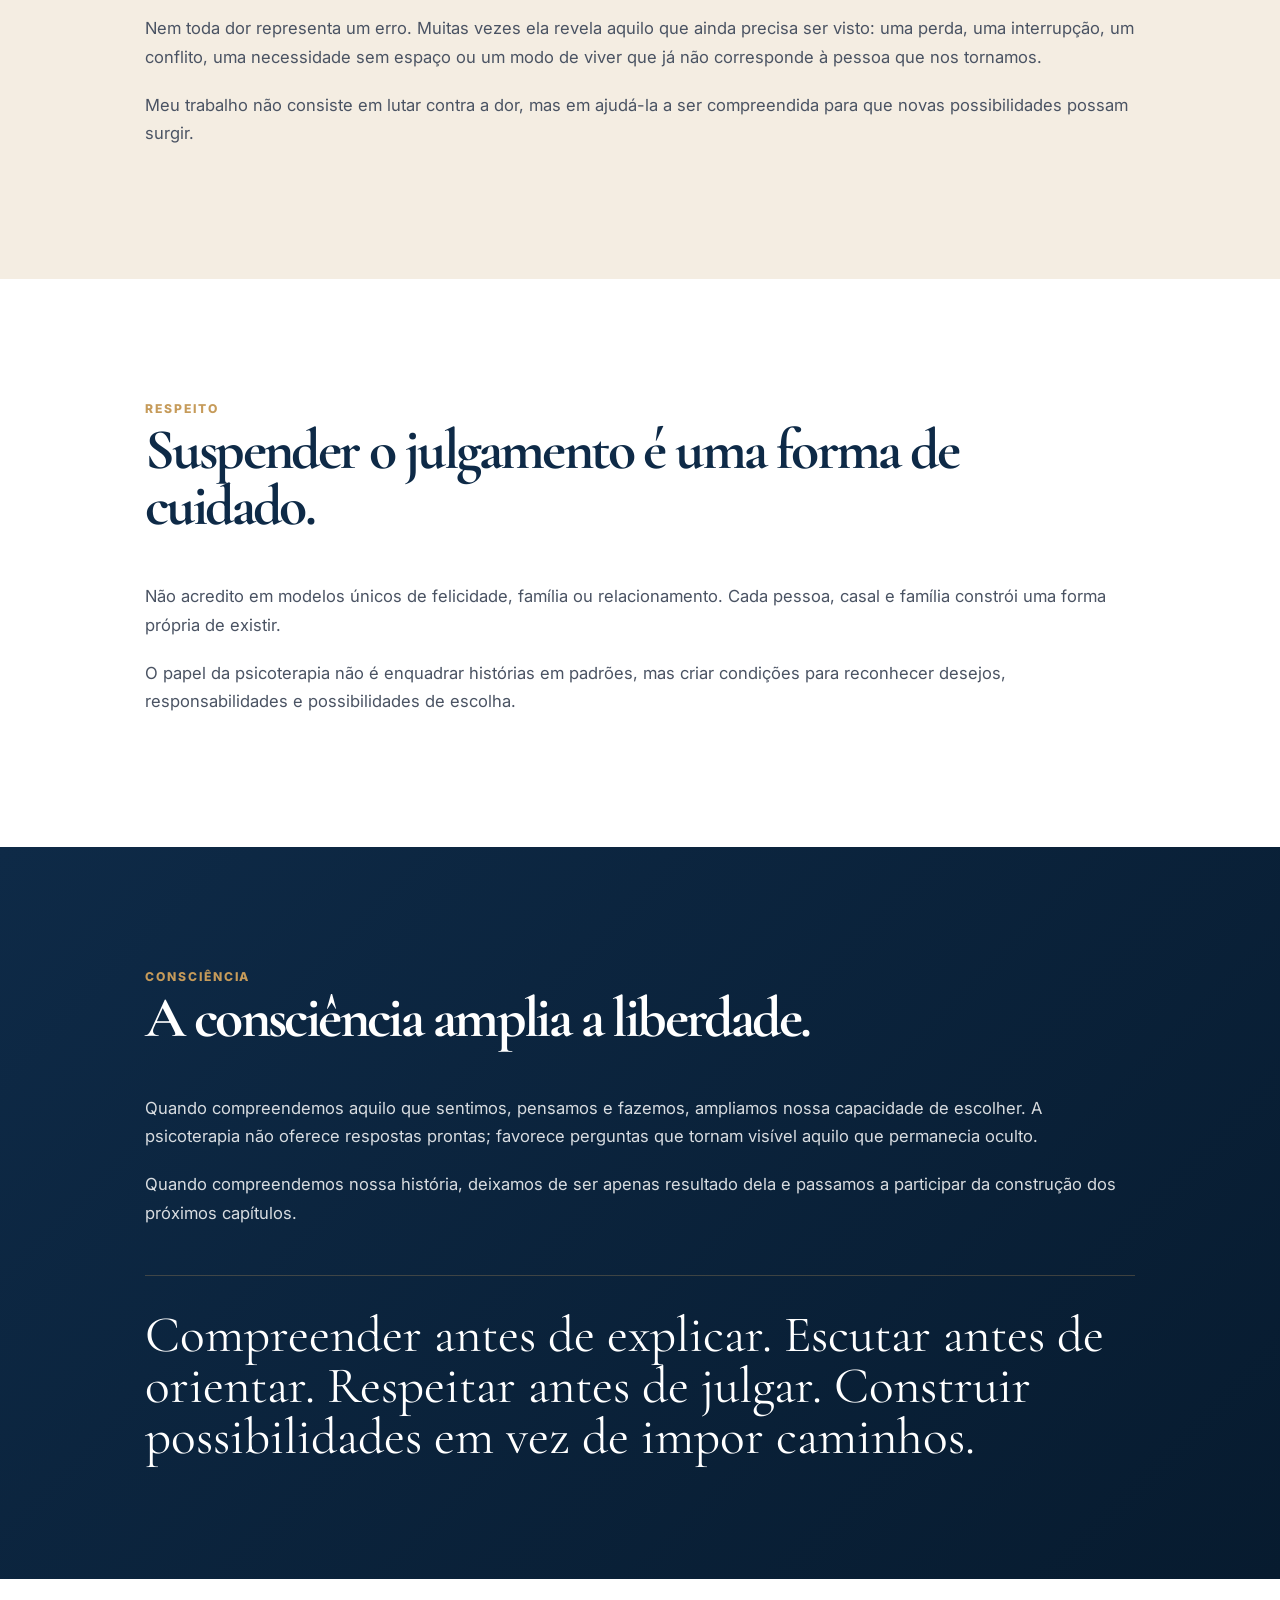
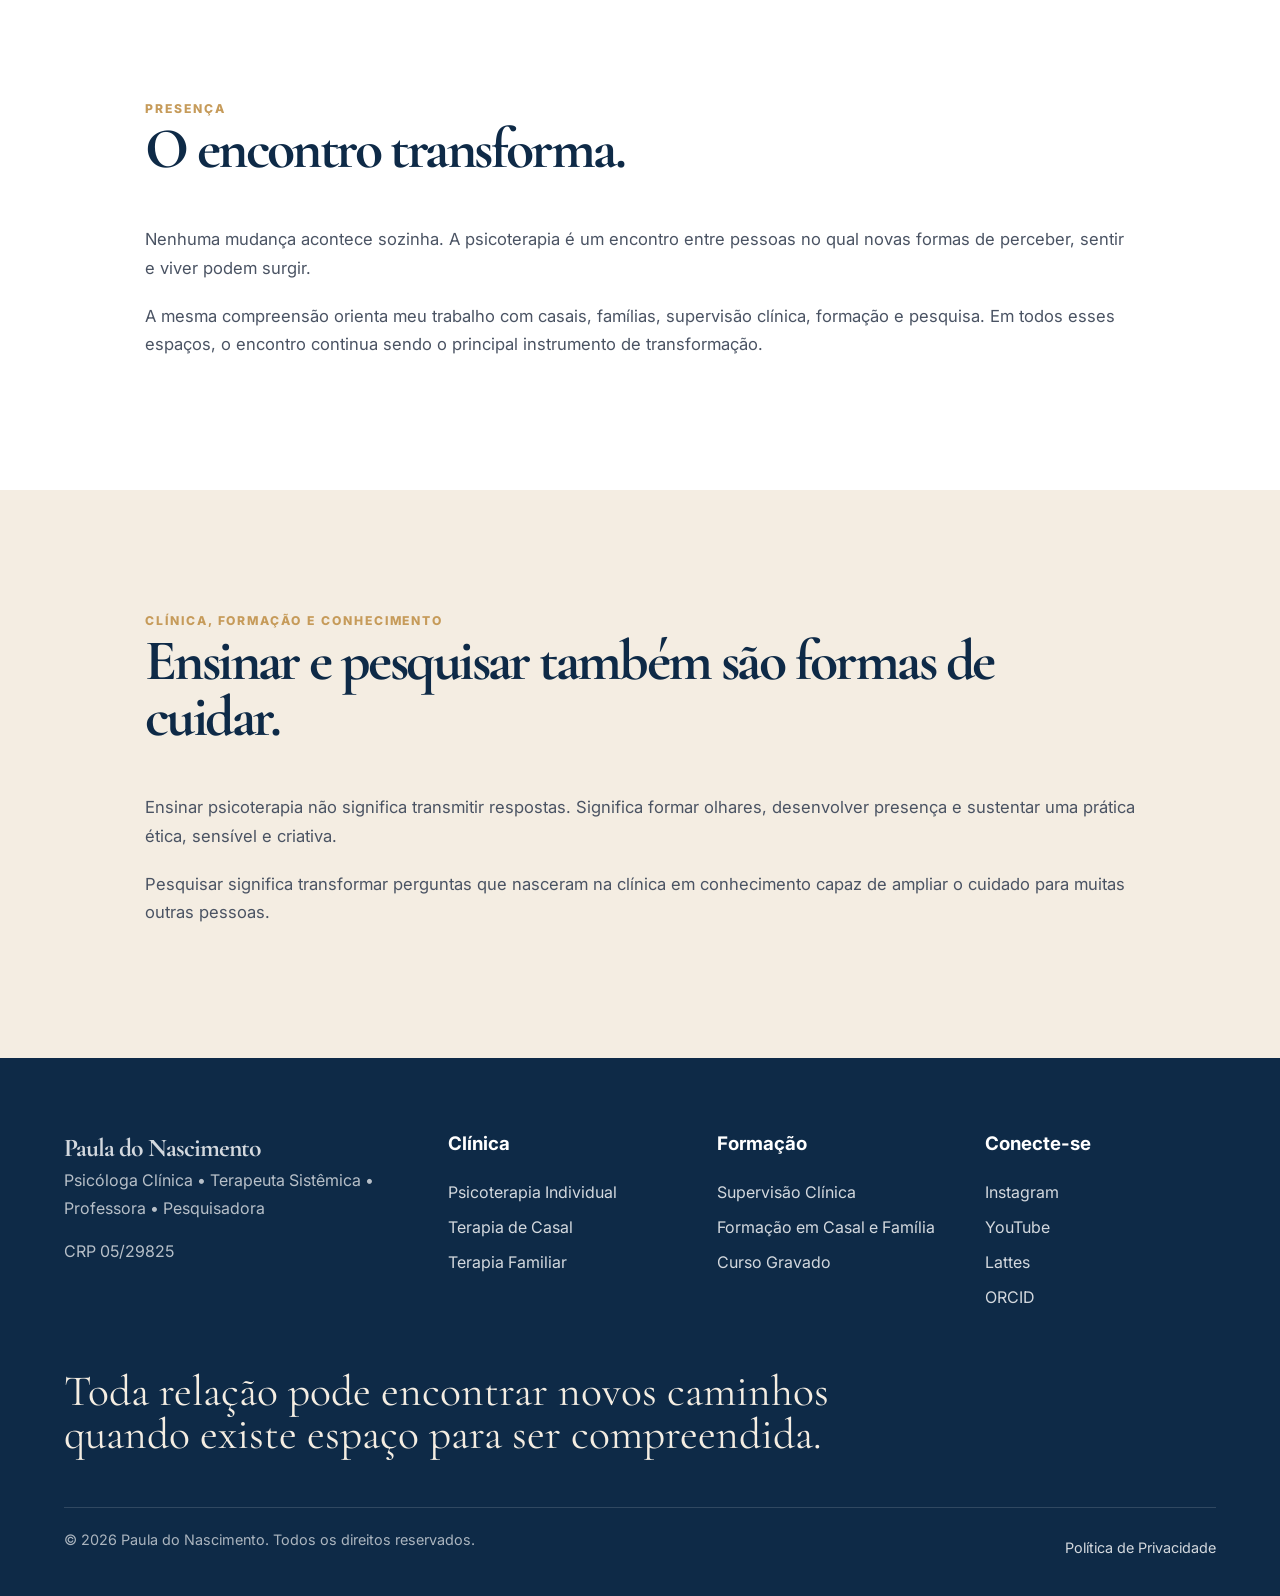
<file: filosofia-clinica.html>
<!DOCTYPE html>
<html lang="pt-BR">
<head>
  <meta charset="UTF-8">
  <meta name="viewport" content="width=device-width,initial-scale=1">
  <title>Filosofia Clínica | Paula do Nascimento</title>
  <meta name="description" content="Como Paula do Nascimento compreende o ser humano, o sofrimento, a psicoterapia, as relações, a formação e a pesquisa.">
  <meta name="author" content="Paula do Nascimento">
  <link rel="canonical" href="https://pauladonascimento.com.br/filosofia-clinica.html">
  <meta property="og:title" content="Filosofia Clínica | Paula do Nascimento">
  <meta property="og:description" content="Como Paula do Nascimento compreende o ser humano, o sofrimento, a psicoterapia, as relações, a formação e a pesquisa.">
  <meta property="og:type" content="website">
  <meta property="og:url" content="https://pauladonascimento.com.br/filosofia-clinica.html">
  <meta property="og:image" content="https://pauladonascimento.com.br/assets/paula-home.jpg">
  <meta name="twitter:card" content="summary_large_image">
  <link rel="icon" href="assets/favicon.svg" type="image/svg+xml">
  <link rel="stylesheet" href="style.css">
  
  <!-- Google tag (gtag.js) -->
  <script async src="https://www.googletagmanager.com/gtag/js?id=G-77NCVJWX3P"></script>
  <script>
    window.dataLayer = window.dataLayer || [];
    function gtag(){dataLayer.push(arguments);}
    gtag('js', new Date());
    gtag('config', 'G-77NCVJWX3P');
  </script>
</head>
<body>
<header class="site-header">
  <a class="brand" href="index.html" aria-label="Página inicial">
    <span>Paula do Nascimento</span>
    <small>Psicóloga Clínica</small>
  </a>
  <button class="menu-toggle" type="button" aria-label="Abrir menu" aria-expanded="false"><span></span><span></span></button>
  <nav class="main-nav" aria-label="Menu principal">
    <a href="index.html">Início</a>
    <details class="nav-dropdown">
      <summary>Clínica</summary>
      <div class="submenu">
        <a href="psicoterapia-individual.html">Psicoterapia Individual</a>
        <a href="terapia-de-casal.html">Terapia de Casal</a>
        <a href="terapia-familiar.html">Terapia Familiar</a>
      </div>
    </details>
    <details class="nav-dropdown">
      <summary>Formação</summary>
      <div class="submenu">
        <a href="supervisao-clinica.html">Supervisão Clínica</a>
        <a href="formacao-casal-familia.html">Formação em Casal e Família</a>
        <a href="introducao-gestalt-terapia.html">Curso Gravado</a>
      </div>
    </details>
    <a href="clinica-ensino-pesquisa.html">Conhecimento</a>
    <a href="filosofia-clinica.html">Filosofia</a>
    <a href="sobre.html">Sobre</a>
    <a href="contato.html">Contato</a>
  </nav>
  <a class="header-button" href="contato.html">Fale comigo</a>
</header>
<main>
<section class="page-hero">
  <div class="page-hero-copy reveal">
    <p class="breadcrumb"><a href="index.html">Início</a><span>→</span>Filosofia Clínica</p>
    <span class="eyebrow">Como compreendo o cuidado</span>
    <h1>Filosofia Clínica</h1>
    <h2>Toda relação carrega uma história. Toda história pode encontrar novos caminhos quando é compreendida.</h2>
    <p class="lead">Esta é a forma de pensar que orienta minha clínica, meu trabalho como professora, minha supervisão e minha pesquisa.</p>
    <a class="button primary" href="sobre.html">Conheça minha trajetória</a>
  </div>
  <figure class="page-hero-photo reveal"><img src="assets/paula-home.jpg" alt="Paula do Nascimento"></figure>
</section><section class="content-section white">
  <div class="article reveal">
    <span class="eyebrow">Relações</span>
    <h2>O ser humano é um ser de relações.</h2>
    <p>Cada pessoa chega trazendo histórias, famílias, experiências de amor, perdas, conquistas, silêncios e legados. Mesmo quando atendemos uma única pessoa, muitas outras estão presentes em sua narrativa.</p><p>A clínica permite olhar para essa rede sem reduzir a experiência humana a diagnósticos ou explicações simplificadas.</p>
  </div>
</section><section class="content-section soft">
  <div class="article reveal">
    <span class="eyebrow">Sofrimento</span>
    <h2>O sofrimento merece ser compreendido antes de ser combatido.</h2>
    <p>Nem toda dor representa um erro. Muitas vezes ela revela aquilo que ainda precisa ser visto: uma perda, uma interrupção, um conflito, uma necessidade sem espaço ou um modo de viver que já não corresponde à pessoa que nos tornamos.</p><p>Meu trabalho não consiste em lutar contra a dor, mas em ajudá-la a ser compreendida para que novas possibilidades possam surgir.</p>
  </div>
</section><section class="content-section white">
  <div class="article reveal">
    <span class="eyebrow">Respeito</span>
    <h2>Suspender o julgamento é uma forma de cuidado.</h2>
    <p>Não acredito em modelos únicos de felicidade, família ou relacionamento. Cada pessoa, casal e família constrói uma forma própria de existir.</p><p>O papel da psicoterapia não é enquadrar histórias em padrões, mas criar condições para reconhecer desejos, responsabilidades e possibilidades de escolha.</p>
  </div>
</section><section class="content-section dark">
  <div class="article reveal">
    <span class="eyebrow">Consciência</span>
    <h2>A consciência amplia a liberdade.</h2>
    <p>Quando compreendemos aquilo que sentimos, pensamos e fazemos, ampliamos nossa capacidade de escolher. A psicoterapia não oferece respostas prontas; favorece perguntas que tornam visível aquilo que permanecia oculto.</p><p>Quando compreendemos nossa história, deixamos de ser apenas resultado dela e passamos a participar da construção dos próximos capítulos.</p><blockquote class="feature-quote">Compreender antes de explicar. Escutar antes de orientar. Respeitar antes de julgar. Construir possibilidades em vez de impor caminhos.</blockquote>
  </div>
</section><section class="content-section white">
  <div class="article reveal">
    <span class="eyebrow">Presença</span>
    <h2>O encontro transforma.</h2>
    <p>Nenhuma mudança acontece sozinha. A psicoterapia é um encontro entre pessoas no qual novas formas de perceber, sentir e viver podem surgir.</p><p>A mesma compreensão orienta meu trabalho com casais, famílias, supervisão clínica, formação e pesquisa. Em todos esses espaços, o encontro continua sendo o principal instrumento de transformação.</p>
  </div>
</section><section class="content-section soft">
  <div class="article reveal">
    <span class="eyebrow">Clínica, formação e conhecimento</span>
    <h2>Ensinar e pesquisar também são formas de cuidar.</h2>
    <p>Ensinar psicoterapia não significa transmitir respostas. Significa formar olhares, desenvolver presença e sustentar uma prática ética, sensível e criativa.</p><p>Pesquisar significa transformar perguntas que nasceram na clínica em conhecimento capaz de ampliar o cuidado para muitas outras pessoas.</p>
  </div>
</section>
</main>
<footer class="site-footer">
  <div class="footer-grid">
    <div>
      <a class="footer-brand" href="index.html">Paula do Nascimento</a>
      <p>Psicóloga Clínica • Terapeuta Sistêmica • Professora • Pesquisadora</p>
      <p>CRP 05/29825</p>
    </div>
    <div>
      <h3>Clínica</h3>
      <a href="psicoterapia-individual.html">Psicoterapia Individual</a>
      <a href="terapia-de-casal.html">Terapia de Casal</a>
      <a href="terapia-familiar.html">Terapia Familiar</a>
    </div>
    <div>
      <h3>Formação</h3>
      <a href="supervisao-clinica.html">Supervisão Clínica</a>
      <a href="formacao-casal-familia.html">Formação em Casal e Família</a>
      <a href="introducao-gestalt-terapia.html">Curso Gravado</a>
    </div>
    <div>
      <h3>Conecte-se</h3>
      <a href="https://www.instagram.com/pauladonascimento" target="_blank" rel="noopener">Instagram</a>
      <a href="https://www.youtube.com/@PauladoNascimento" target="_blank" rel="noopener">YouTube</a>
      <a href="http://lattes.cnpq.br/0851956113819533" target="_blank" rel="noopener">Lattes</a>
      <a href="https://orcid.org/0009-0002-5036-0058" target="_blank" rel="noopener">ORCID</a>
    </div>
  </div>
  <blockquote>Toda relação pode encontrar novos caminhos quando existe espaço para ser compreendida.</blockquote>
  <div class="footer-bottom">
    <span>© 2026 Paula do Nascimento. Todos os direitos reservados.</span>
    <a href="politica-de-privacidade.html">Política de Privacidade</a>
  </div>
</footer>
<script src="script.js"></script>
</body>
</html>
</file>
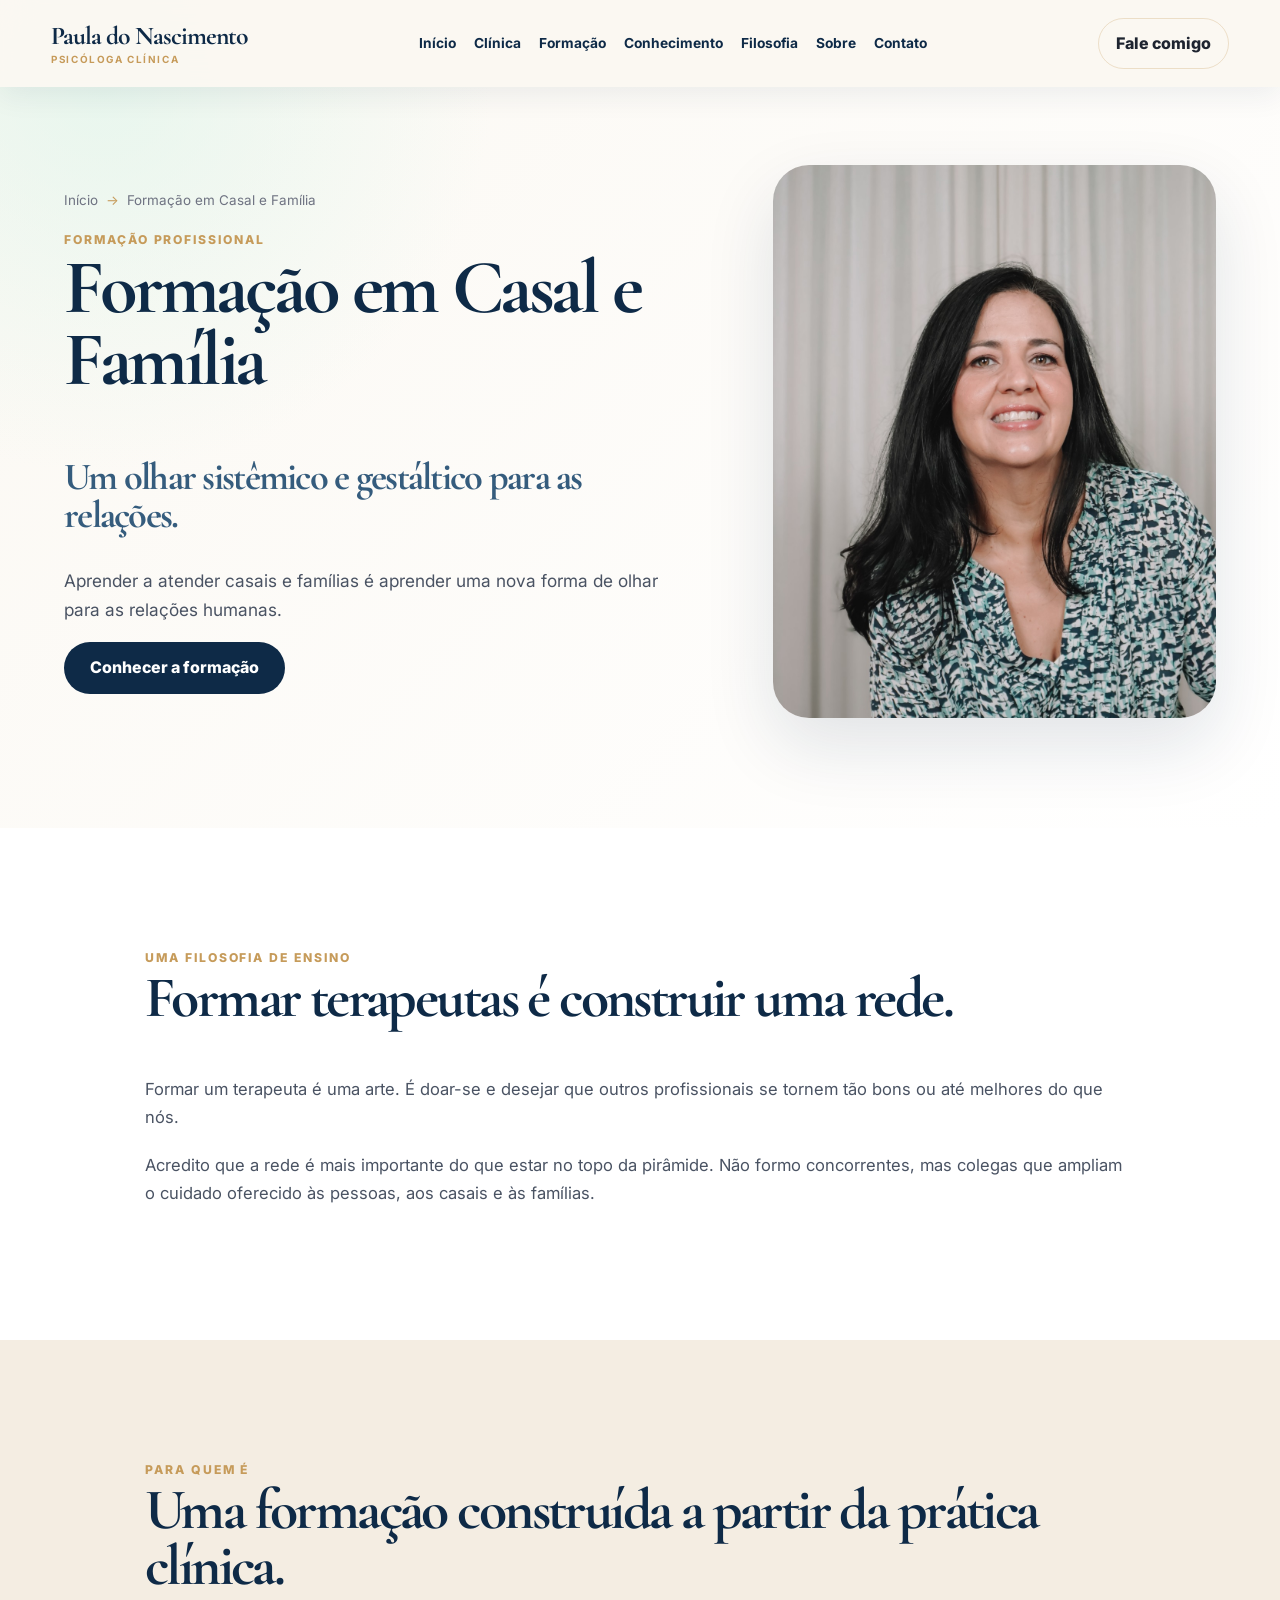
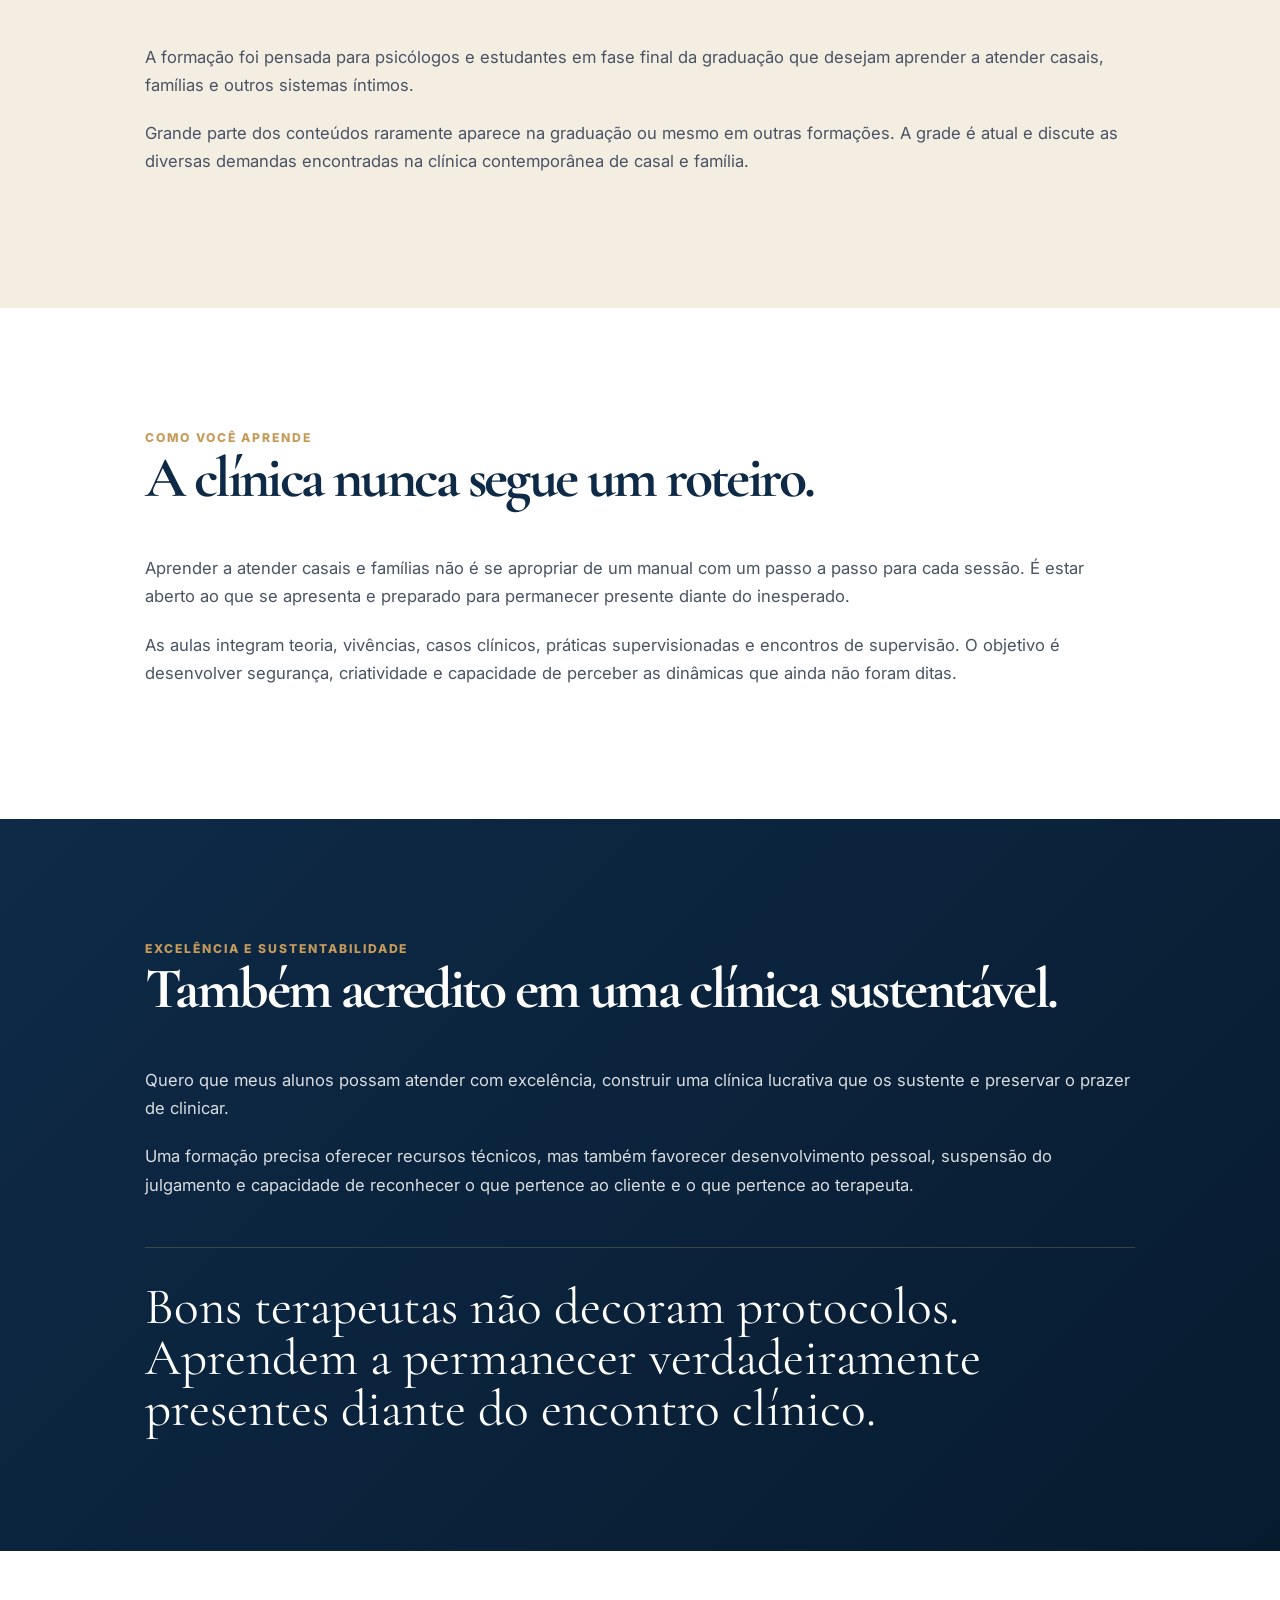
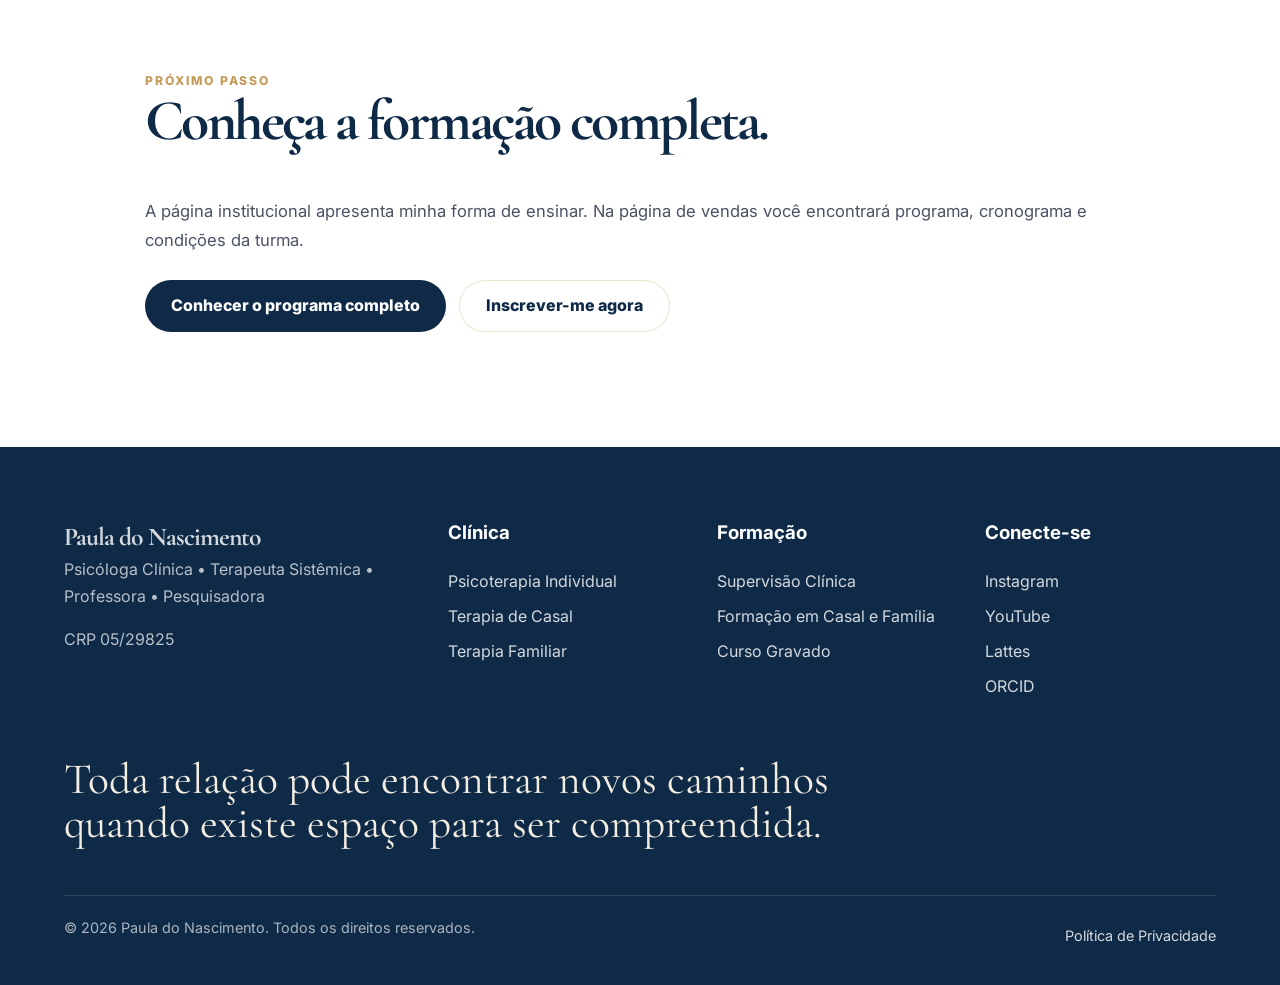
<file: formacao-casal-familia.html>
<!DOCTYPE html>
<html lang="pt-BR">
<head>
  <meta charset="UTF-8">
  <meta name="viewport" content="width=device-width,initial-scale=1">
  <title>Formação Clínica em Casal e Família | Paula do Nascimento</title>
  <meta name="description" content="Formação clínica online para psicólogos: Gestalt-terapia e abordagem sistêmica aplicadas ao atendimento de casais e famílias.">
  <meta name="author" content="Paula do Nascimento">
  <link rel="canonical" href="https://pauladonascimento.com.br/formacao-casal-familia.html">
  <meta property="og:title" content="Formação Clínica em Casal e Família | Paula do Nascimento">
  <meta property="og:description" content="Formação clínica online para psicólogos: Gestalt-terapia e abordagem sistêmica aplicadas ao atendimento de casais e famílias.">
  <meta property="og:type" content="website">
  <meta property="og:url" content="https://pauladonascimento.com.br/formacao-casal-familia.html">
  <meta property="og:image" content="https://pauladonascimento.com.br/assets/paula-formacao.jpg">
  <meta name="twitter:card" content="summary_large_image">
  <link rel="icon" href="assets/favicon.svg" type="image/svg+xml">
  <link rel="stylesheet" href="style.css">
  
  <!-- Google tag (gtag.js) -->
  <script async src="https://www.googletagmanager.com/gtag/js?id=G-77NCVJWX3P"></script>
  <script>
    window.dataLayer = window.dataLayer || [];
    function gtag(){dataLayer.push(arguments);}
    gtag('js', new Date());
    gtag('config', 'G-77NCVJWX3P');
  </script>
</head>
<body>
<header class="site-header">
  <a class="brand" href="index.html" aria-label="Página inicial">
    <span>Paula do Nascimento</span>
    <small>Psicóloga Clínica</small>
  </a>
  <button class="menu-toggle" type="button" aria-label="Abrir menu" aria-expanded="false"><span></span><span></span></button>
  <nav class="main-nav" aria-label="Menu principal">
    <a href="index.html">Início</a>
    <details class="nav-dropdown">
      <summary>Clínica</summary>
      <div class="submenu">
        <a href="psicoterapia-individual.html">Psicoterapia Individual</a>
        <a href="terapia-de-casal.html">Terapia de Casal</a>
        <a href="terapia-familiar.html">Terapia Familiar</a>
      </div>
    </details>
    <details class="nav-dropdown">
      <summary>Formação</summary>
      <div class="submenu">
        <a href="supervisao-clinica.html">Supervisão Clínica</a>
        <a href="formacao-casal-familia.html">Formação em Casal e Família</a>
        <a href="introducao-gestalt-terapia.html">Curso Gravado</a>
      </div>
    </details>
    <a href="clinica-ensino-pesquisa.html">Conhecimento</a>
    <a href="filosofia-clinica.html">Filosofia</a>
    <a href="sobre.html">Sobre</a>
    <a href="contato.html">Contato</a>
  </nav>
  <a class="header-button" href="contato.html">Fale comigo</a>
</header>
<main>
<section class="page-hero">
  <div class="page-hero-copy reveal">
    <p class="breadcrumb"><a href="index.html">Início</a><span>→</span>Formação em Casal e Família</p>
    <span class="eyebrow">Formação profissional</span>
    <h1>Formação em Casal e Família</h1>
    <h2>Um olhar sistêmico e gestáltico para as relações.</h2>
    <p class="lead">Aprender a atender casais e famílias é aprender uma nova forma de olhar para as relações humanas.</p>
    <a class="button primary" href="https://pauladonascimento.kpages.online/clinica-de-casal-e-familia-um-olhar-sistemico-e-gestaltico-para-as-relacoes-3cab6841-c2f6-45f8-af61-8a95ae2be5db">Conhecer a formação</a>
  </div>
  <figure class="page-hero-photo reveal"><img src="assets/paula-formacao.jpg" alt="Paula do Nascimento"></figure>
</section><section class="content-section white">
  <div class="article reveal">
    <span class="eyebrow">Uma filosofia de ensino</span>
    <h2>Formar terapeutas é construir uma rede.</h2>
    <p>Formar um terapeuta é uma arte. É doar-se e desejar que outros profissionais se tornem tão bons ou até melhores do que nós.</p><p>Acredito que a rede é mais importante do que estar no topo da pirâmide. Não formo concorrentes, mas colegas que ampliam o cuidado oferecido às pessoas, aos casais e às famílias.</p>
  </div>
</section><section class="content-section soft">
  <div class="article reveal">
    <span class="eyebrow">Para quem é</span>
    <h2>Uma formação construída a partir da prática clínica.</h2>
    <p>A formação foi pensada para psicólogos e estudantes em fase final da graduação que desejam aprender a atender casais, famílias e outros sistemas íntimos.</p><p>Grande parte dos conteúdos raramente aparece na graduação ou mesmo em outras formações. A grade é atual e discute as diversas demandas encontradas na clínica contemporânea de casal e família.</p>
  </div>
</section><section class="content-section white">
  <div class="article reveal">
    <span class="eyebrow">Como você aprende</span>
    <h2>A clínica nunca segue um roteiro.</h2>
    <p>Aprender a atender casais e famílias não é se apropriar de um manual com um passo a passo para cada sessão. É estar aberto ao que se apresenta e preparado para permanecer presente diante do inesperado.</p><p>As aulas integram teoria, vivências, casos clínicos, práticas supervisionadas e encontros de supervisão. O objetivo é desenvolver segurança, criatividade e capacidade de perceber as dinâmicas que ainda não foram ditas.</p>
  </div>
</section><section class="content-section dark">
  <div class="article reveal">
    <span class="eyebrow">Excelência e sustentabilidade</span>
    <h2>Também acredito em uma clínica sustentável.</h2>
    <p>Quero que meus alunos possam atender com excelência, construir uma clínica lucrativa que os sustente e preservar o prazer de clinicar.</p><p>Uma formação precisa oferecer recursos técnicos, mas também favorecer desenvolvimento pessoal, suspensão do julgamento e capacidade de reconhecer o que pertence ao cliente e o que pertence ao terapeuta.</p><blockquote class="feature-quote">Bons terapeutas não decoram protocolos. Aprendem a permanecer verdadeiramente presentes diante do encontro clínico.</blockquote>
  </div>
</section><section class="content-section white"><div class="article reveal"><span class="eyebrow">Próximo passo</span><h2>Conheça a formação completa.</h2><p>A página institucional apresenta minha forma de ensinar. Na página de vendas você encontrará programa, cronograma e condições da turma.</p><div class="hero-actions"><a class="button primary" href="https://pauladonascimento.kpages.online/clinica-de-casal-e-familia-um-olhar-sistemico-e-gestaltico-para-as-relacoes-3cab6841-c2f6-45f8-af61-8a95ae2be5db" target="_blank" rel="noopener">Conhecer o programa completo</a><a class="button secondary" href="https://pay.hotmart.com/S106944521T?off=tiombp1o" target="_blank" rel="noopener">Inscrever-me agora</a></div></div></section>
</main>
<footer class="site-footer">
  <div class="footer-grid">
    <div>
      <a class="footer-brand" href="index.html">Paula do Nascimento</a>
      <p>Psicóloga Clínica • Terapeuta Sistêmica • Professora • Pesquisadora</p>
      <p>CRP 05/29825</p>
    </div>
    <div>
      <h3>Clínica</h3>
      <a href="psicoterapia-individual.html">Psicoterapia Individual</a>
      <a href="terapia-de-casal.html">Terapia de Casal</a>
      <a href="terapia-familiar.html">Terapia Familiar</a>
    </div>
    <div>
      <h3>Formação</h3>
      <a href="supervisao-clinica.html">Supervisão Clínica</a>
      <a href="formacao-casal-familia.html">Formação em Casal e Família</a>
      <a href="introducao-gestalt-terapia.html">Curso Gravado</a>
    </div>
    <div>
      <h3>Conecte-se</h3>
      <a href="https://www.instagram.com/pauladonascimento" target="_blank" rel="noopener">Instagram</a>
      <a href="https://www.youtube.com/@PauladoNascimento" target="_blank" rel="noopener">YouTube</a>
      <a href="http://lattes.cnpq.br/0851956113819533" target="_blank" rel="noopener">Lattes</a>
      <a href="https://orcid.org/0009-0002-5036-0058" target="_blank" rel="noopener">ORCID</a>
    </div>
  </div>
  <blockquote>Toda relação pode encontrar novos caminhos quando existe espaço para ser compreendida.</blockquote>
  <div class="footer-bottom">
    <span>© 2026 Paula do Nascimento. Todos os direitos reservados.</span>
    <a href="politica-de-privacidade.html">Política de Privacidade</a>
  </div>
</footer>
<script src="script.js"></script>
</body>
</html>
</file>
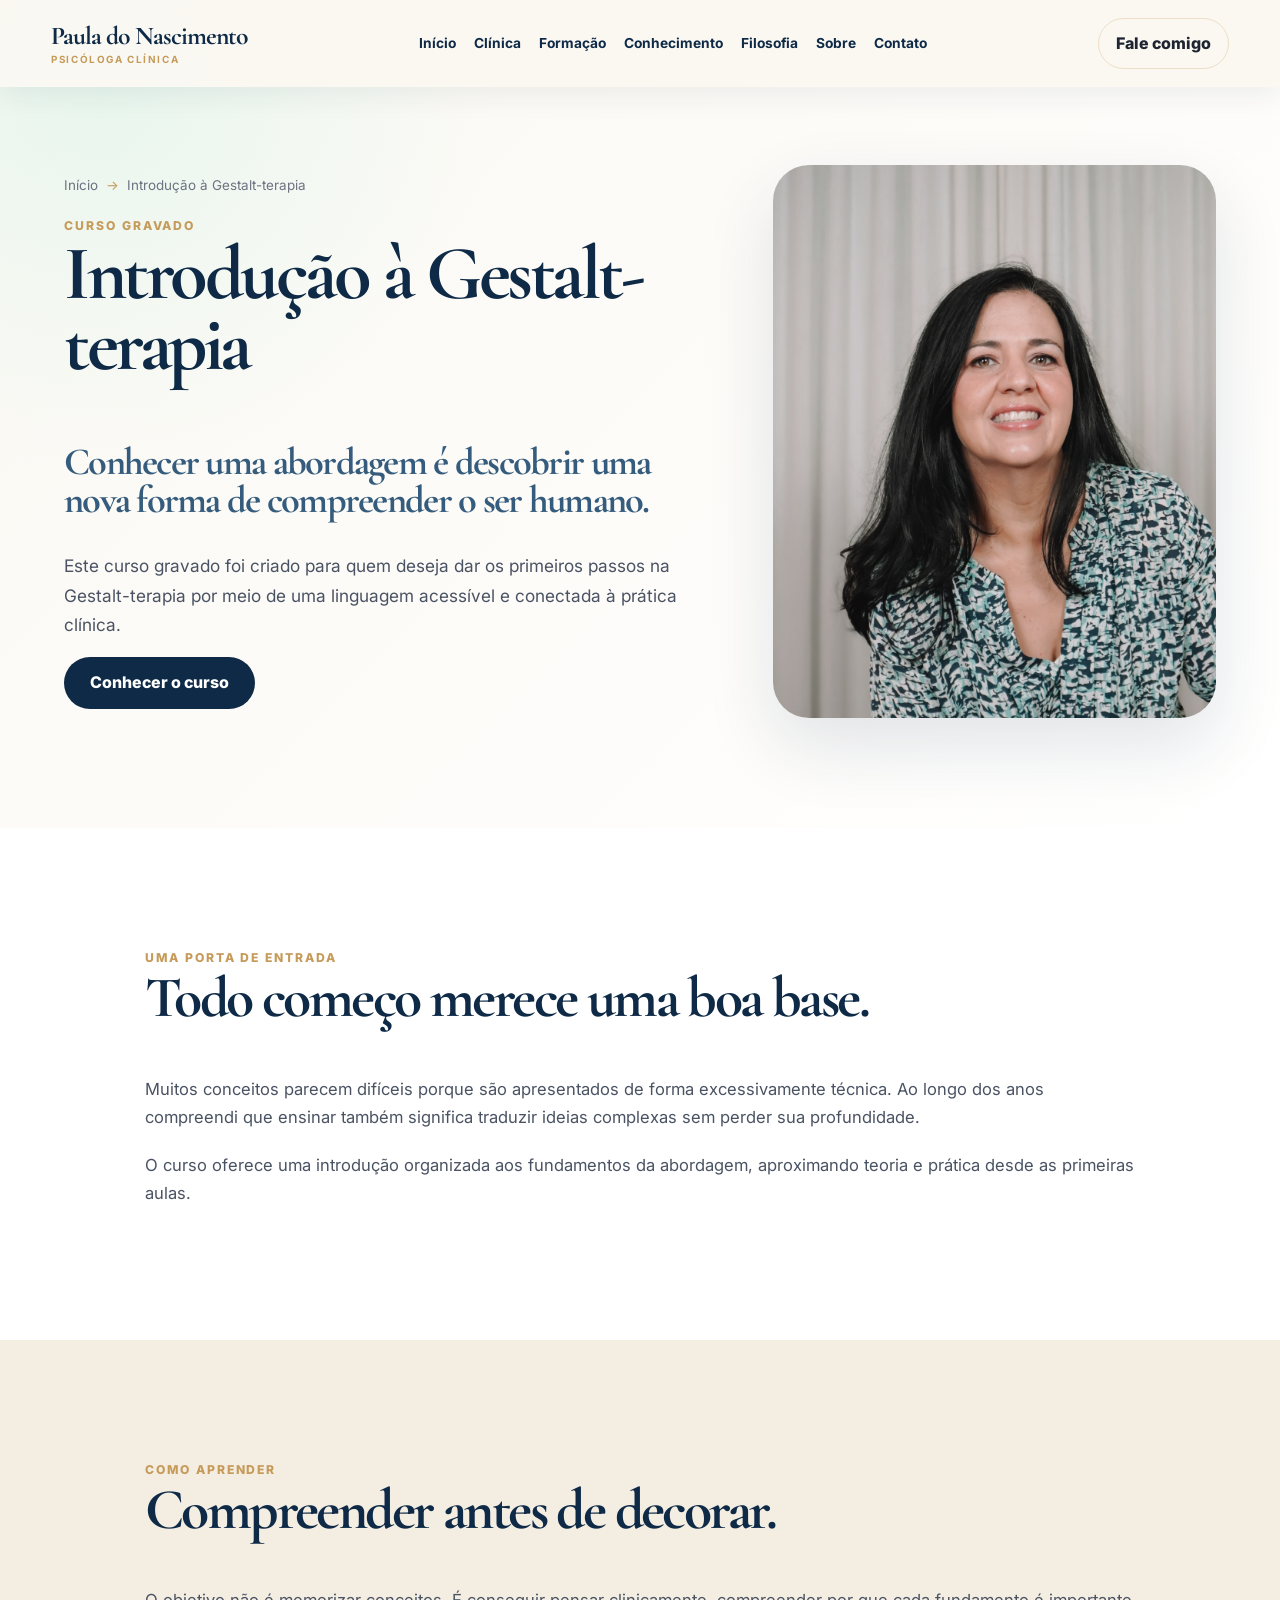
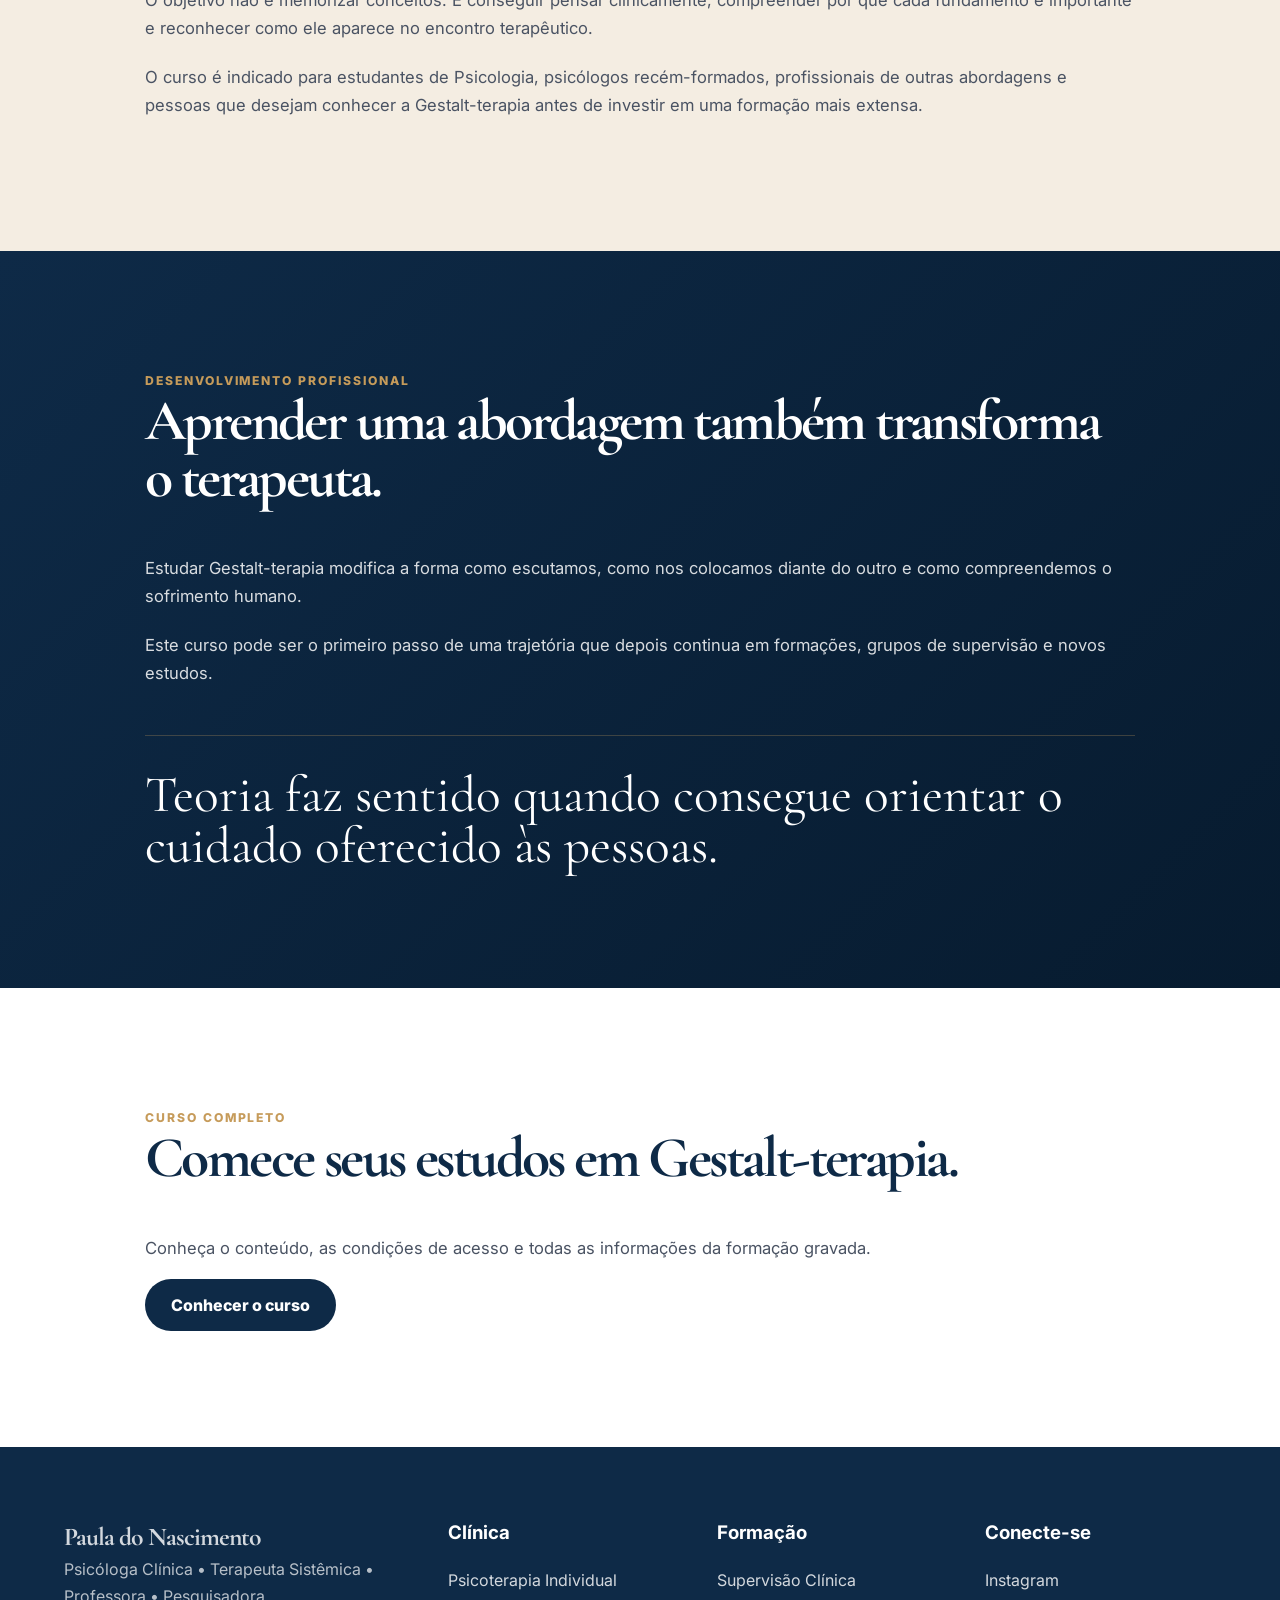
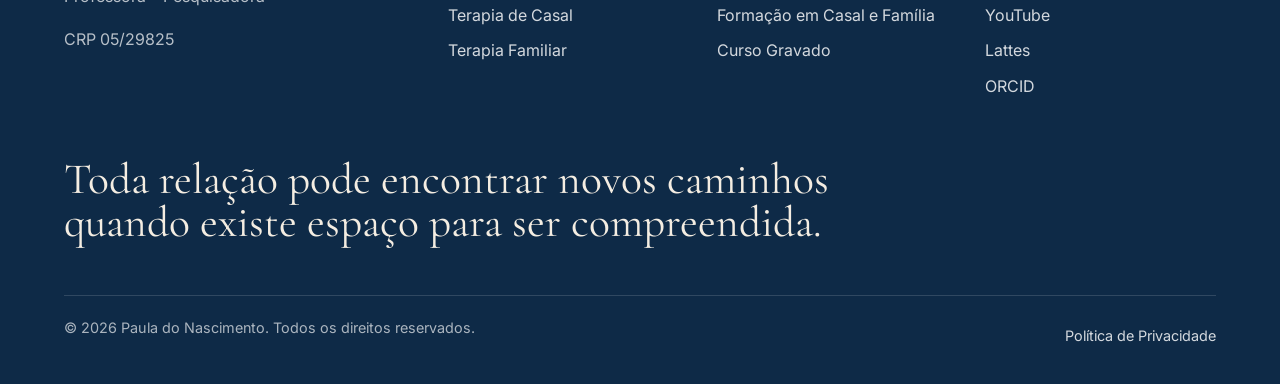
<file: introducao-gestalt-terapia.html>
<!DOCTYPE html>
<html lang="pt-BR">
<head>
  <meta charset="UTF-8">
  <meta name="viewport" content="width=device-width,initial-scale=1">
  <title>Curso Gravado de Introdução à Gestalt-terapia | Paula do Nascimento</title>
  <meta name="description" content="Curso gravado de conceitos básicos da Gestalt-terapia para estudantes de Psicologia e psicólogos que desejam conhecer a abordagem.">
  <meta name="author" content="Paula do Nascimento">
  <link rel="canonical" href="https://pauladonascimento.com.br/introducao-gestalt-terapia.html">
  <meta property="og:title" content="Curso Gravado de Introdução à Gestalt-terapia | Paula do Nascimento">
  <meta property="og:description" content="Curso gravado de conceitos básicos da Gestalt-terapia para estudantes de Psicologia e psicólogos que desejam conhecer a abordagem.">
  <meta property="og:type" content="website">
  <meta property="og:url" content="https://pauladonascimento.com.br/introducao-gestalt-terapia.html">
  <meta property="og:image" content="https://pauladonascimento.com.br/assets/paula-formacao.jpg">
  <meta name="twitter:card" content="summary_large_image">
  <link rel="icon" href="assets/favicon.svg" type="image/svg+xml">
  <link rel="stylesheet" href="style.css">
  
  <!-- Google tag (gtag.js) -->
  <script async src="https://www.googletagmanager.com/gtag/js?id=G-77NCVJWX3P"></script>
  <script>
    window.dataLayer = window.dataLayer || [];
    function gtag(){dataLayer.push(arguments);}
    gtag('js', new Date());
    gtag('config', 'G-77NCVJWX3P');
  </script>
</head>
<body>
<header class="site-header">
  <a class="brand" href="index.html" aria-label="Página inicial">
    <span>Paula do Nascimento</span>
    <small>Psicóloga Clínica</small>
  </a>
  <button class="menu-toggle" type="button" aria-label="Abrir menu" aria-expanded="false"><span></span><span></span></button>
  <nav class="main-nav" aria-label="Menu principal">
    <a href="index.html">Início</a>
    <details class="nav-dropdown">
      <summary>Clínica</summary>
      <div class="submenu">
        <a href="psicoterapia-individual.html">Psicoterapia Individual</a>
        <a href="terapia-de-casal.html">Terapia de Casal</a>
        <a href="terapia-familiar.html">Terapia Familiar</a>
      </div>
    </details>
    <details class="nav-dropdown">
      <summary>Formação</summary>
      <div class="submenu">
        <a href="supervisao-clinica.html">Supervisão Clínica</a>
        <a href="formacao-casal-familia.html">Formação em Casal e Família</a>
        <a href="introducao-gestalt-terapia.html">Curso Gravado</a>
      </div>
    </details>
    <a href="clinica-ensino-pesquisa.html">Conhecimento</a>
    <a href="filosofia-clinica.html">Filosofia</a>
    <a href="sobre.html">Sobre</a>
    <a href="contato.html">Contato</a>
  </nav>
  <a class="header-button" href="contato.html">Fale comigo</a>
</header>
<main>
<section class="page-hero">
  <div class="page-hero-copy reveal">
    <p class="breadcrumb"><a href="index.html">Início</a><span>→</span>Introdução à Gestalt-terapia</p>
    <span class="eyebrow">Curso gravado</span>
    <h1>Introdução à Gestalt-terapia</h1>
    <h2>Conhecer uma abordagem é descobrir uma nova forma de compreender o ser humano.</h2>
    <p class="lead">Este curso gravado foi criado para quem deseja dar os primeiros passos na Gestalt-terapia por meio de uma linguagem acessível e conectada à prática clínica.</p>
    <a class="button primary" href="https://pauladonascimento.kpages.online/gestalt-terapia-conceitos-basicos-4171b29c-e6ec-4f5c-9680-410bd12db96c">Conhecer o curso</a>
  </div>
  <figure class="page-hero-photo reveal"><img src="assets/paula-formacao.jpg" alt="Paula do Nascimento"></figure>
</section><section class="content-section white">
  <div class="article reveal">
    <span class="eyebrow">Uma porta de entrada</span>
    <h2>Todo começo merece uma boa base.</h2>
    <p>Muitos conceitos parecem difíceis porque são apresentados de forma excessivamente técnica. Ao longo dos anos compreendi que ensinar também significa traduzir ideias complexas sem perder sua profundidade.</p><p>O curso oferece uma introdução organizada aos fundamentos da abordagem, aproximando teoria e prática desde as primeiras aulas.</p>
  </div>
</section><section class="content-section soft">
  <div class="article reveal">
    <span class="eyebrow">Como aprender</span>
    <h2>Compreender antes de decorar.</h2>
    <p>O objetivo não é memorizar conceitos. É conseguir pensar clinicamente, compreender por que cada fundamento é importante e reconhecer como ele aparece no encontro terapêutico.</p><p>O curso é indicado para estudantes de Psicologia, psicólogos recém-formados, profissionais de outras abordagens e pessoas que desejam conhecer a Gestalt-terapia antes de investir em uma formação mais extensa.</p>
  </div>
</section><section class="content-section dark">
  <div class="article reveal">
    <span class="eyebrow">Desenvolvimento profissional</span>
    <h2>Aprender uma abordagem também transforma o terapeuta.</h2>
    <p>Estudar Gestalt-terapia modifica a forma como escutamos, como nos colocamos diante do outro e como compreendemos o sofrimento humano.</p><p>Este curso pode ser o primeiro passo de uma trajetória que depois continua em formações, grupos de supervisão e novos estudos.</p><blockquote class="feature-quote">Teoria faz sentido quando consegue orientar o cuidado oferecido às pessoas.</blockquote>
  </div>
</section><section class="content-section white"><div class="article reveal"><span class="eyebrow">Curso completo</span><h2>Comece seus estudos em Gestalt-terapia.</h2><p>Conheça o conteúdo, as condições de acesso e todas as informações da formação gravada.</p><a class="button primary" href="https://pauladonascimento.kpages.online/gestalt-terapia-conceitos-basicos-4171b29c-e6ec-4f5c-9680-410bd12db96c" target="_blank" rel="noopener">Conhecer o curso</a></div></section>
</main>
<footer class="site-footer">
  <div class="footer-grid">
    <div>
      <a class="footer-brand" href="index.html">Paula do Nascimento</a>
      <p>Psicóloga Clínica • Terapeuta Sistêmica • Professora • Pesquisadora</p>
      <p>CRP 05/29825</p>
    </div>
    <div>
      <h3>Clínica</h3>
      <a href="psicoterapia-individual.html">Psicoterapia Individual</a>
      <a href="terapia-de-casal.html">Terapia de Casal</a>
      <a href="terapia-familiar.html">Terapia Familiar</a>
    </div>
    <div>
      <h3>Formação</h3>
      <a href="supervisao-clinica.html">Supervisão Clínica</a>
      <a href="formacao-casal-familia.html">Formação em Casal e Família</a>
      <a href="introducao-gestalt-terapia.html">Curso Gravado</a>
    </div>
    <div>
      <h3>Conecte-se</h3>
      <a href="https://www.instagram.com/pauladonascimento" target="_blank" rel="noopener">Instagram</a>
      <a href="https://www.youtube.com/@PauladoNascimento" target="_blank" rel="noopener">YouTube</a>
      <a href="http://lattes.cnpq.br/0851956113819533" target="_blank" rel="noopener">Lattes</a>
      <a href="https://orcid.org/0009-0002-5036-0058" target="_blank" rel="noopener">ORCID</a>
    </div>
  </div>
  <blockquote>Toda relação pode encontrar novos caminhos quando existe espaço para ser compreendida.</blockquote>
  <div class="footer-bottom">
    <span>© 2026 Paula do Nascimento. Todos os direitos reservados.</span>
    <a href="politica-de-privacidade.html">Política de Privacidade</a>
  </div>
</footer>
<script src="script.js"></script>
</body>
</html>
</file>
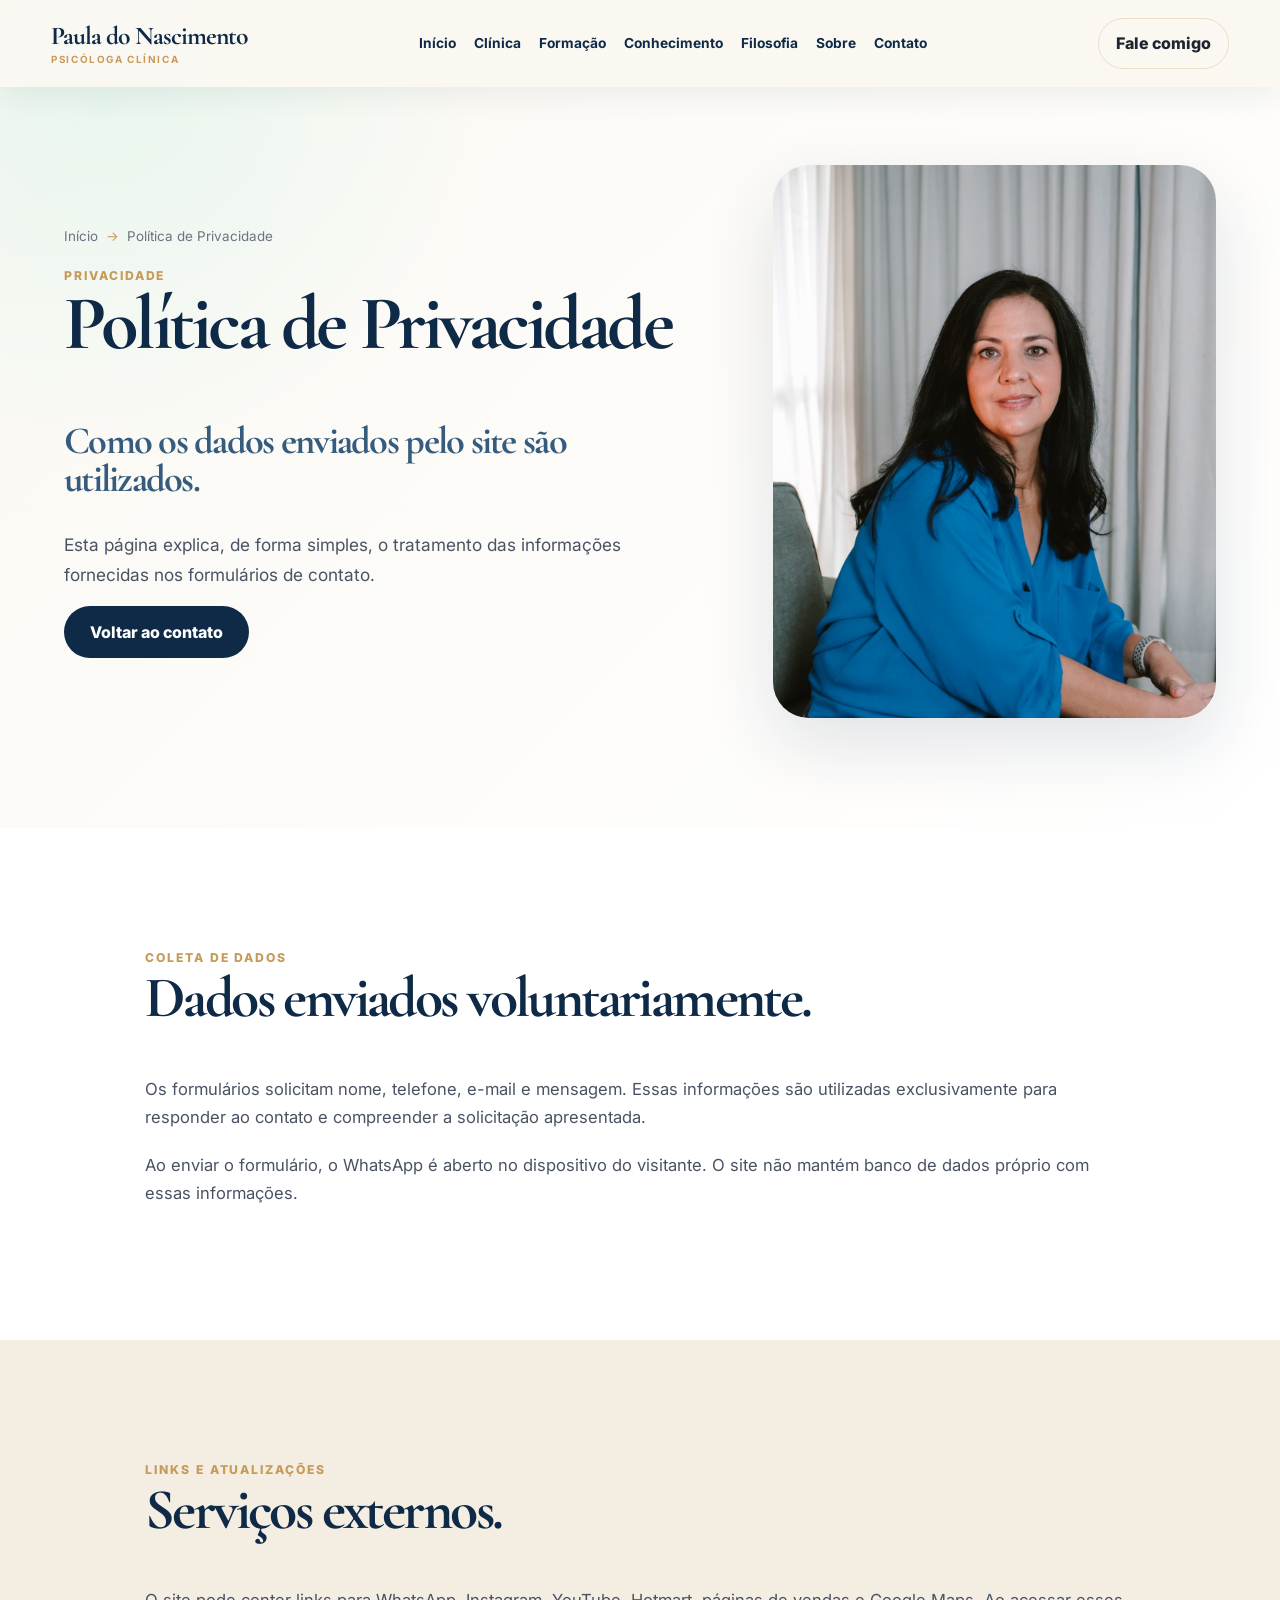
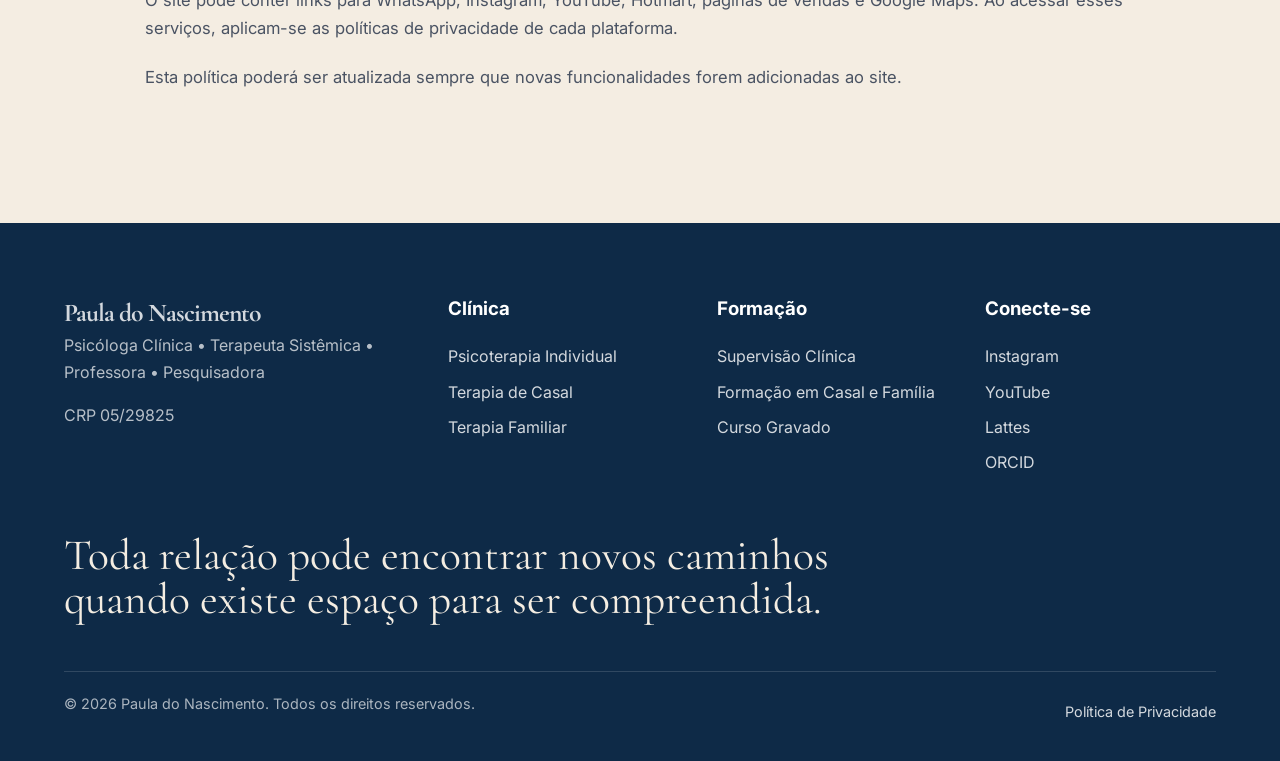
<file: politica-de-privacidade.html>
<!DOCTYPE html>
<html lang="pt-BR">
<head>
  <meta charset="UTF-8">
  <meta name="viewport" content="width=device-width,initial-scale=1">
  <title>Política de Privacidade | Paula do Nascimento</title>
  <meta name="description" content="Política de privacidade do site de Paula do Nascimento.">
  <meta name="author" content="Paula do Nascimento">
  <link rel="canonical" href="https://pauladonascimento.com.br/politica-de-privacidade.html">
  <meta property="og:title" content="Política de Privacidade | Paula do Nascimento">
  <meta property="og:description" content="Política de privacidade do site de Paula do Nascimento.">
  <meta property="og:type" content="website">
  <meta property="og:url" content="https://pauladonascimento.com.br/politica-de-privacidade.html">
  <meta property="og:image" content="https://pauladonascimento.com.br/assets/paula-home.jpg">
  <meta name="twitter:card" content="summary_large_image">
  <link rel="icon" href="assets/favicon.svg" type="image/svg+xml">
  <link rel="stylesheet" href="style.css">
  
  <!-- Google tag (gtag.js) -->
  <script async src="https://www.googletagmanager.com/gtag/js?id=G-77NCVJWX3P"></script>
  <script>
    window.dataLayer = window.dataLayer || [];
    function gtag(){dataLayer.push(arguments);}
    gtag('js', new Date());
    gtag('config', 'G-77NCVJWX3P');
  </script>
</head>
<body>
<header class="site-header">
  <a class="brand" href="index.html" aria-label="Página inicial">
    <span>Paula do Nascimento</span>
    <small>Psicóloga Clínica</small>
  </a>
  <button class="menu-toggle" type="button" aria-label="Abrir menu" aria-expanded="false"><span></span><span></span></button>
  <nav class="main-nav" aria-label="Menu principal">
    <a href="index.html">Início</a>
    <details class="nav-dropdown">
      <summary>Clínica</summary>
      <div class="submenu">
        <a href="psicoterapia-individual.html">Psicoterapia Individual</a>
        <a href="terapia-de-casal.html">Terapia de Casal</a>
        <a href="terapia-familiar.html">Terapia Familiar</a>
      </div>
    </details>
    <details class="nav-dropdown">
      <summary>Formação</summary>
      <div class="submenu">
        <a href="supervisao-clinica.html">Supervisão Clínica</a>
        <a href="formacao-casal-familia.html">Formação em Casal e Família</a>
        <a href="introducao-gestalt-terapia.html">Curso Gravado</a>
      </div>
    </details>
    <a href="clinica-ensino-pesquisa.html">Conhecimento</a>
    <a href="filosofia-clinica.html">Filosofia</a>
    <a href="sobre.html">Sobre</a>
    <a href="contato.html">Contato</a>
  </nav>
  <a class="header-button" href="contato.html">Fale comigo</a>
</header>
<main>
<section class="page-hero">
  <div class="page-hero-copy reveal">
    <p class="breadcrumb"><a href="index.html">Início</a><span>→</span>Política de Privacidade</p>
    <span class="eyebrow">Privacidade</span>
    <h1>Política de Privacidade</h1>
    <h2>Como os dados enviados pelo site são utilizados.</h2>
    <p class="lead">Esta página explica, de forma simples, o tratamento das informações fornecidas nos formulários de contato.</p>
    <a class="button primary" href="contato.html">Voltar ao contato</a>
  </div>
  <figure class="page-hero-photo reveal"><img src="assets/paula-home.jpg" alt="Paula do Nascimento"></figure>
</section><section class="content-section white">
  <div class="article reveal">
    <span class="eyebrow">Coleta de dados</span>
    <h2>Dados enviados voluntariamente.</h2>
    <p>Os formulários solicitam nome, telefone, e-mail e mensagem. Essas informações são utilizadas exclusivamente para responder ao contato e compreender a solicitação apresentada.</p><p>Ao enviar o formulário, o WhatsApp é aberto no dispositivo do visitante. O site não mantém banco de dados próprio com essas informações.</p>
  </div>
</section><section class="content-section soft">
  <div class="article reveal">
    <span class="eyebrow">Links e atualizações</span>
    <h2>Serviços externos.</h2>
    <p>O site pode conter links para WhatsApp, Instagram, YouTube, Hotmart, páginas de vendas e Google Maps. Ao acessar esses serviços, aplicam-se as políticas de privacidade de cada plataforma.</p><p>Esta política poderá ser atualizada sempre que novas funcionalidades forem adicionadas ao site.</p>
  </div>
</section>
</main>
<footer class="site-footer">
  <div class="footer-grid">
    <div>
      <a class="footer-brand" href="index.html">Paula do Nascimento</a>
      <p>Psicóloga Clínica • Terapeuta Sistêmica • Professora • Pesquisadora</p>
      <p>CRP 05/29825</p>
    </div>
    <div>
      <h3>Clínica</h3>
      <a href="psicoterapia-individual.html">Psicoterapia Individual</a>
      <a href="terapia-de-casal.html">Terapia de Casal</a>
      <a href="terapia-familiar.html">Terapia Familiar</a>
    </div>
    <div>
      <h3>Formação</h3>
      <a href="supervisao-clinica.html">Supervisão Clínica</a>
      <a href="formacao-casal-familia.html">Formação em Casal e Família</a>
      <a href="introducao-gestalt-terapia.html">Curso Gravado</a>
    </div>
    <div>
      <h3>Conecte-se</h3>
      <a href="https://www.instagram.com/pauladonascimento" target="_blank" rel="noopener">Instagram</a>
      <a href="https://www.youtube.com/@PauladoNascimento" target="_blank" rel="noopener">YouTube</a>
      <a href="http://lattes.cnpq.br/0851956113819533" target="_blank" rel="noopener">Lattes</a>
      <a href="https://orcid.org/0009-0002-5036-0058" target="_blank" rel="noopener">ORCID</a>
    </div>
  </div>
  <blockquote>Toda relação pode encontrar novos caminhos quando existe espaço para ser compreendida.</blockquote>
  <div class="footer-bottom">
    <span>© 2026 Paula do Nascimento. Todos os direitos reservados.</span>
    <a href="politica-de-privacidade.html">Política de Privacidade</a>
  </div>
</footer>
<script src="script.js"></script>
</body>
</html>
</file>
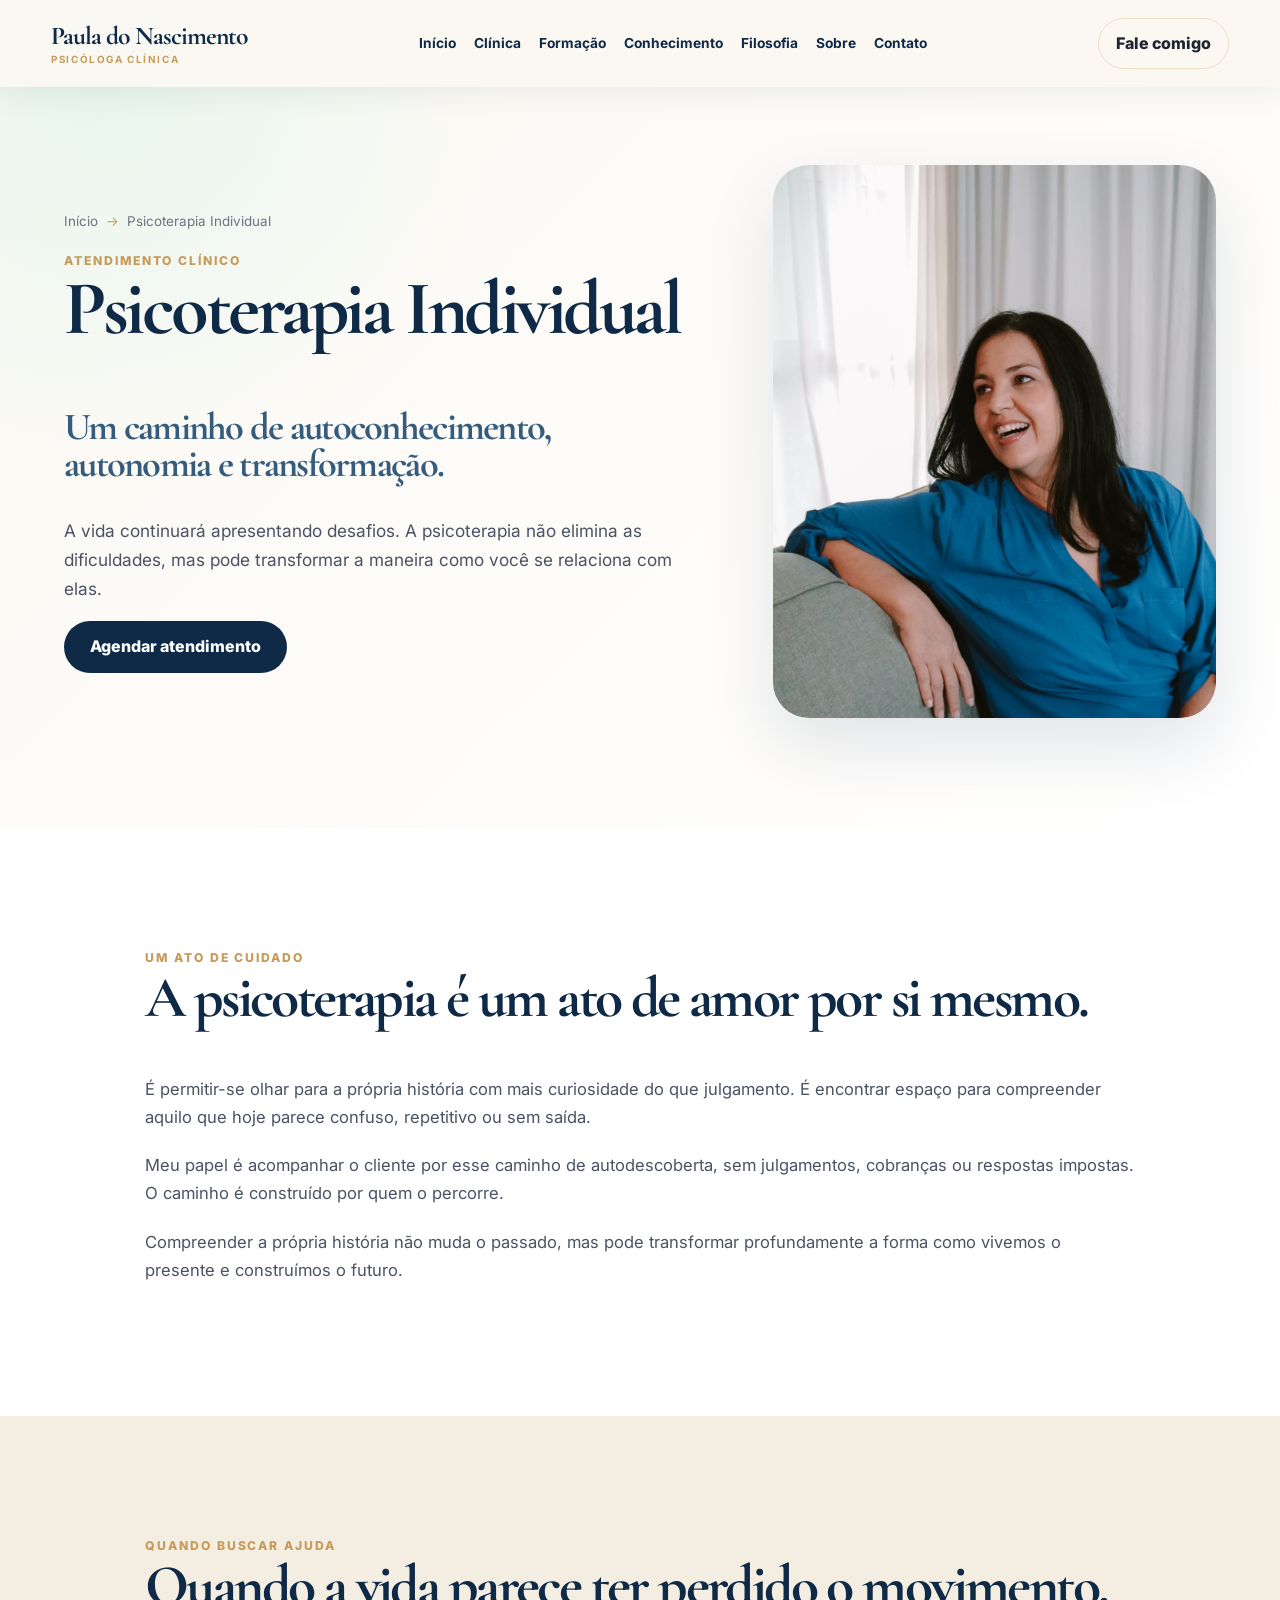
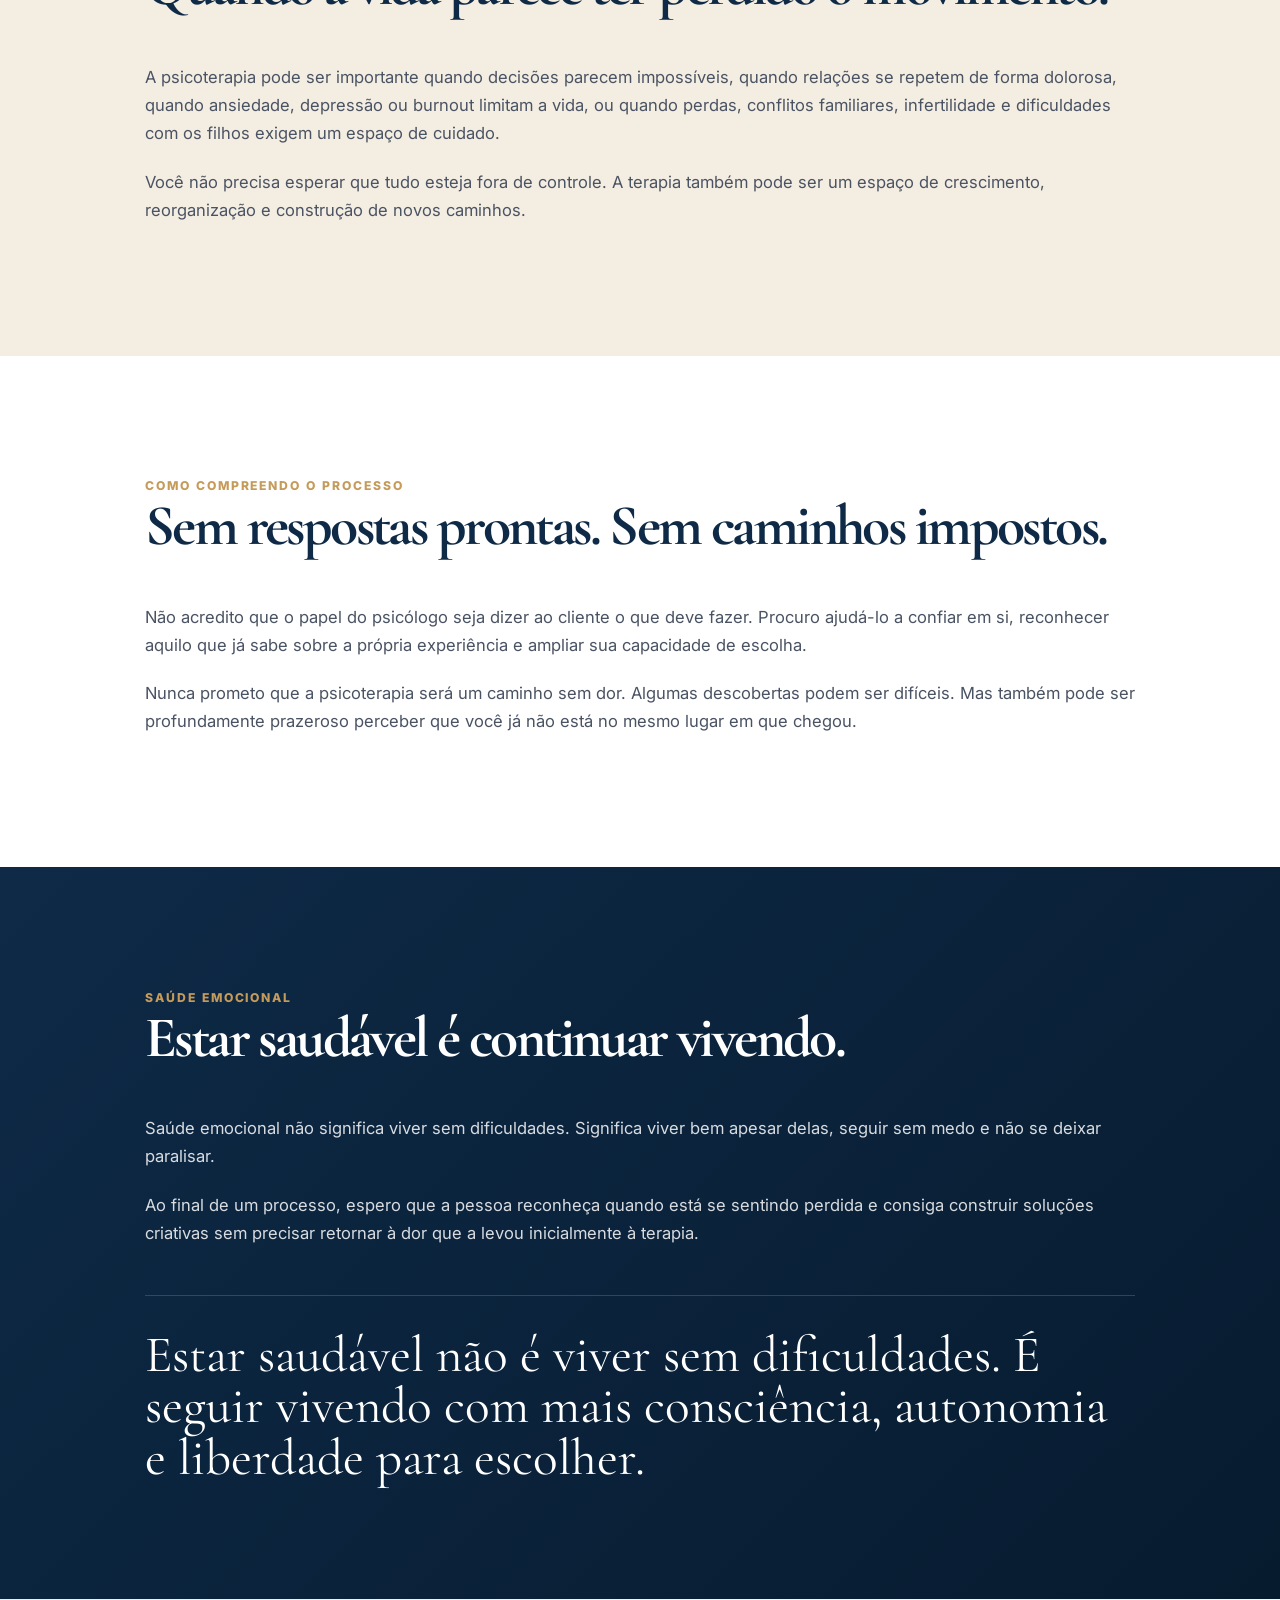
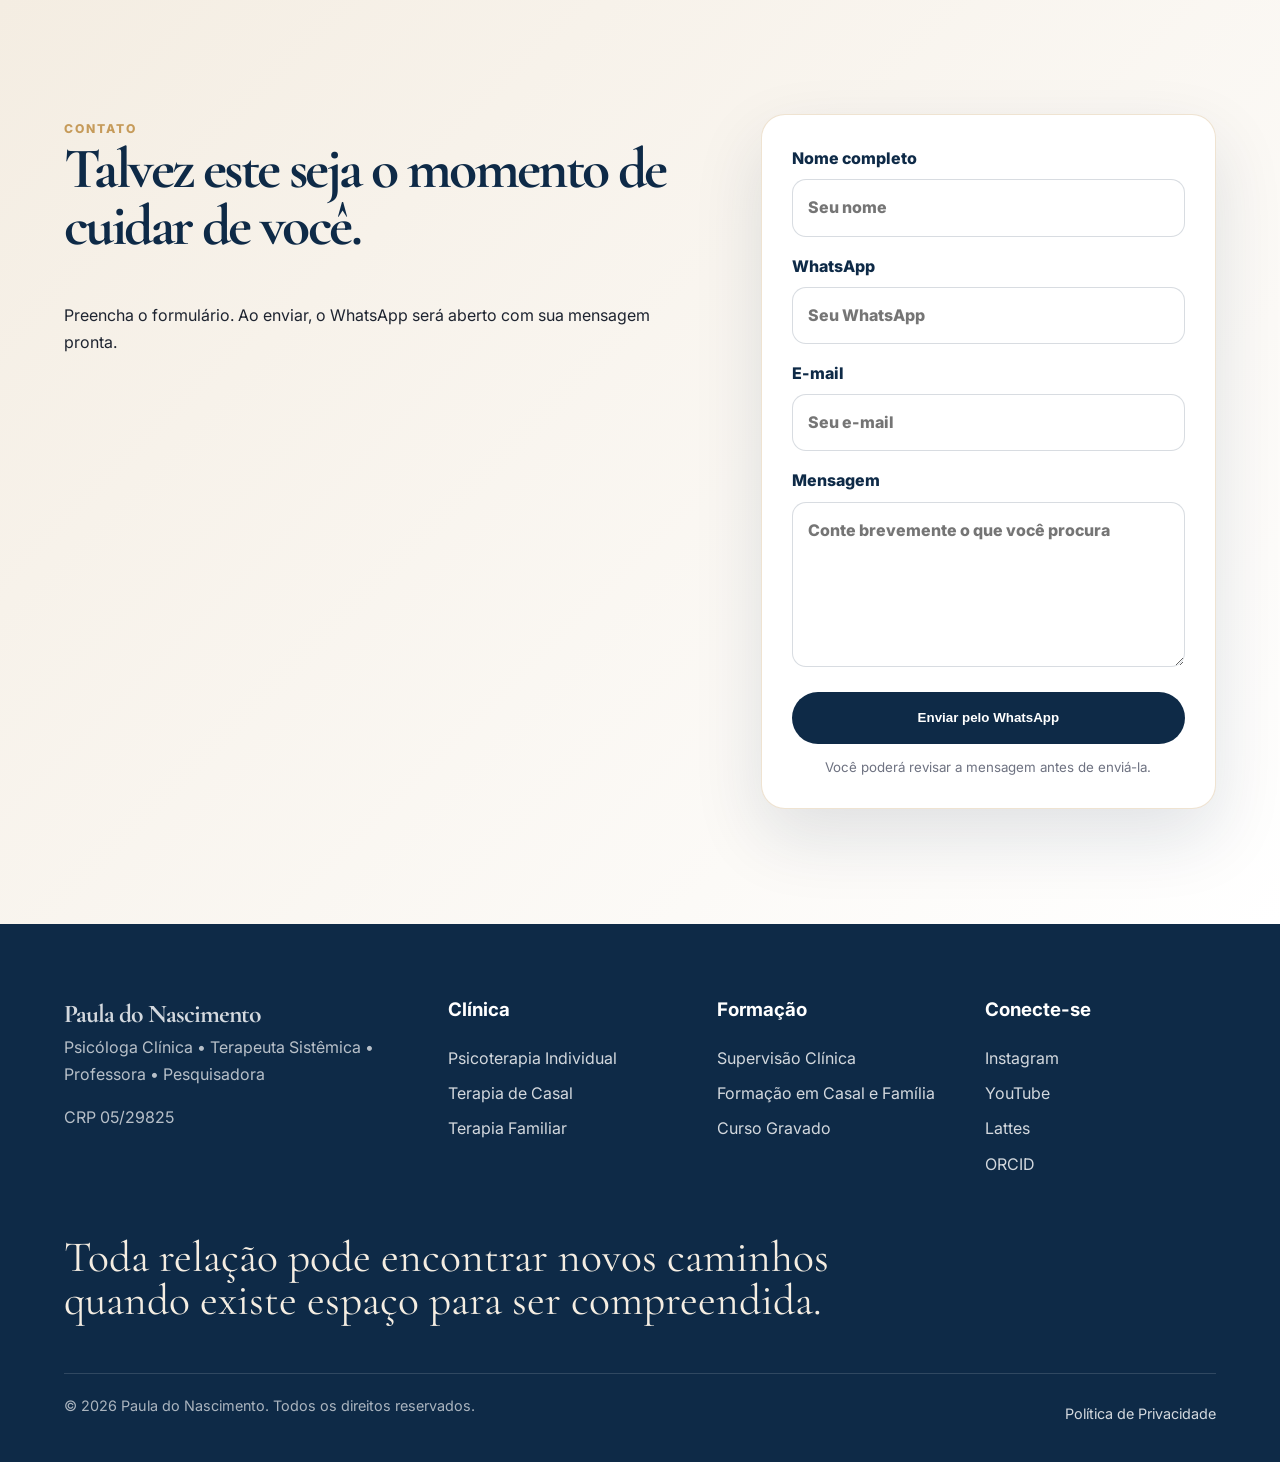
<file: psicoterapia-individual.html>
<!DOCTYPE html>
<html lang="pt-BR">
<head>
  <meta charset="UTF-8">
  <meta name="viewport" content="width=device-width,initial-scale=1">
  <title>Psicoterapia Individual no Rio de Janeiro e Online | Paula do Nascimento</title>
  <meta name="description" content="Psicoterapia individual presencial na Barra da Tijuca e Copacabana, além de atendimento online. Autoconhecimento, autonomia e novas possibilidades.">
  <meta name="author" content="Paula do Nascimento">
  <link rel="canonical" href="https://pauladonascimento.com.br/psicoterapia-individual.html">
  <meta property="og:title" content="Psicoterapia Individual no Rio de Janeiro e Online | Paula do Nascimento">
  <meta property="og:description" content="Psicoterapia individual presencial na Barra da Tijuca e Copacabana, além de atendimento online. Autoconhecimento, autonomia e novas possibilidades.">
  <meta property="og:type" content="website">
  <meta property="og:url" content="https://pauladonascimento.com.br/psicoterapia-individual.html">
  <meta property="og:image" content="https://pauladonascimento.com.br/assets/paula-sobre.jpg">
  <meta name="twitter:card" content="summary_large_image">
  <link rel="icon" href="assets/favicon.svg" type="image/svg+xml">
  <link rel="stylesheet" href="style.css">
  
  <!-- Google tag (gtag.js) -->
  <script async src="https://www.googletagmanager.com/gtag/js?id=G-77NCVJWX3P"></script>
  <script>
    window.dataLayer = window.dataLayer || [];
    function gtag(){dataLayer.push(arguments);}
    gtag('js', new Date());
    gtag('config', 'G-77NCVJWX3P');
  </script>
</head>
<body>
<header class="site-header">
  <a class="brand" href="index.html" aria-label="Página inicial">
    <span>Paula do Nascimento</span>
    <small>Psicóloga Clínica</small>
  </a>
  <button class="menu-toggle" type="button" aria-label="Abrir menu" aria-expanded="false"><span></span><span></span></button>
  <nav class="main-nav" aria-label="Menu principal">
    <a href="index.html">Início</a>
    <details class="nav-dropdown">
      <summary>Clínica</summary>
      <div class="submenu">
        <a href="psicoterapia-individual.html">Psicoterapia Individual</a>
        <a href="terapia-de-casal.html">Terapia de Casal</a>
        <a href="terapia-familiar.html">Terapia Familiar</a>
      </div>
    </details>
    <details class="nav-dropdown">
      <summary>Formação</summary>
      <div class="submenu">
        <a href="supervisao-clinica.html">Supervisão Clínica</a>
        <a href="formacao-casal-familia.html">Formação em Casal e Família</a>
        <a href="introducao-gestalt-terapia.html">Curso Gravado</a>
      </div>
    </details>
    <a href="clinica-ensino-pesquisa.html">Conhecimento</a>
    <a href="filosofia-clinica.html">Filosofia</a>
    <a href="sobre.html">Sobre</a>
    <a href="contato.html">Contato</a>
  </nav>
  <a class="header-button" href="contato.html">Fale comigo</a>
</header>
<main>
<section class="page-hero">
  <div class="page-hero-copy reveal">
    <p class="breadcrumb"><a href="index.html">Início</a><span>→</span>Psicoterapia Individual</p>
    <span class="eyebrow">Atendimento clínico</span>
    <h1>Psicoterapia Individual</h1>
    <h2>Um caminho de autoconhecimento, autonomia e transformação.</h2>
    <p class="lead">A vida continuará apresentando desafios. A psicoterapia não elimina as dificuldades, mas pode transformar a maneira como você se relaciona com elas.</p>
    <a class="button primary" href="#contato">Agendar atendimento</a>
  </div>
  <figure class="page-hero-photo reveal"><img src="assets/paula-sobre.jpg" alt="Paula do Nascimento"></figure>
</section><section class="content-section white">
  <div class="article reveal">
    <span class="eyebrow">Um ato de cuidado</span>
    <h2>A psicoterapia é um ato de amor por si mesmo.</h2>
    <p>É permitir-se olhar para a própria história com mais curiosidade do que julgamento. É encontrar espaço para compreender aquilo que hoje parece confuso, repetitivo ou sem saída.</p><p>Meu papel é acompanhar o cliente por esse caminho de autodescoberta, sem julgamentos, cobranças ou respostas impostas. O caminho é construído por quem o percorre.</p><p>Compreender a própria história não muda o passado, mas pode transformar profundamente a forma como vivemos o presente e construímos o futuro.</p>
  </div>
</section><section class="content-section soft">
  <div class="article reveal">
    <span class="eyebrow">Quando buscar ajuda</span>
    <h2>Quando a vida parece ter perdido o movimento.</h2>
    <p>A psicoterapia pode ser importante quando decisões parecem impossíveis, quando relações se repetem de forma dolorosa, quando ansiedade, depressão ou burnout limitam a vida, ou quando perdas, conflitos familiares, infertilidade e dificuldades com os filhos exigem um espaço de cuidado.</p><p>Você não precisa esperar que tudo esteja fora de controle. A terapia também pode ser um espaço de crescimento, reorganização e construção de novos caminhos.</p>
  </div>
</section><section class="content-section white">
  <div class="article reveal">
    <span class="eyebrow">Como compreendo o processo</span>
    <h2>Sem respostas prontas. Sem caminhos impostos.</h2>
    <p>Não acredito que o papel do psicólogo seja dizer ao cliente o que deve fazer. Procuro ajudá-lo a confiar em si, reconhecer aquilo que já sabe sobre a própria experiência e ampliar sua capacidade de escolha.</p><p>Nunca prometo que a psicoterapia será um caminho sem dor. Algumas descobertas podem ser difíceis. Mas também pode ser profundamente prazeroso perceber que você já não está no mesmo lugar em que chegou.</p>
  </div>
</section><section class="content-section dark">
  <div class="article reveal">
    <span class="eyebrow">Saúde emocional</span>
    <h2>Estar saudável é continuar vivendo.</h2>
    <p>Saúde emocional não significa viver sem dificuldades. Significa viver bem apesar delas, seguir sem medo e não se deixar paralisar.</p><p>Ao final de um processo, espero que a pessoa reconheça quando está se sentindo perdida e consiga construir soluções criativas sem precisar retornar à dor que a levou inicialmente à terapia.</p><blockquote class="feature-quote">Estar saudável não é viver sem dificuldades. É seguir vivendo com mais consciência, autonomia e liberdade para escolher.</blockquote>
  </div>
</section><section class="contact-cta" id="contato">
  <div class="contact-copy reveal">
    <span class="eyebrow">Contato</span>
    <h2>Talvez este seja o momento de cuidar de você.</h2>
    <p>Preencha o formulário. Ao enviar, o WhatsApp será aberto com sua mensagem pronta.</p>
  </div>
  <form class="contact-form reveal whatsapp-form" data-interest="Psicoterapia Individual">
    <label>Nome completo<input type="text" name="nome" placeholder="Seu nome" required></label>
    <label>WhatsApp<input type="tel" name="telefone" placeholder="Seu WhatsApp" required></label>
    <label>E-mail<input type="email" name="email" placeholder="Seu e-mail"></label>
    <label>Mensagem<textarea name="mensagem" rows="5" placeholder="Conte brevemente o que você procura" required></textarea></label>
    <button class="button primary full" type="submit">Enviar pelo WhatsApp</button>
    <small>Você poderá revisar a mensagem antes de enviá-la.</small>
  </form>
</section>
</main>
<footer class="site-footer">
  <div class="footer-grid">
    <div>
      <a class="footer-brand" href="index.html">Paula do Nascimento</a>
      <p>Psicóloga Clínica • Terapeuta Sistêmica • Professora • Pesquisadora</p>
      <p>CRP 05/29825</p>
    </div>
    <div>
      <h3>Clínica</h3>
      <a href="psicoterapia-individual.html">Psicoterapia Individual</a>
      <a href="terapia-de-casal.html">Terapia de Casal</a>
      <a href="terapia-familiar.html">Terapia Familiar</a>
    </div>
    <div>
      <h3>Formação</h3>
      <a href="supervisao-clinica.html">Supervisão Clínica</a>
      <a href="formacao-casal-familia.html">Formação em Casal e Família</a>
      <a href="introducao-gestalt-terapia.html">Curso Gravado</a>
    </div>
    <div>
      <h3>Conecte-se</h3>
      <a href="https://www.instagram.com/pauladonascimento" target="_blank" rel="noopener">Instagram</a>
      <a href="https://www.youtube.com/@PauladoNascimento" target="_blank" rel="noopener">YouTube</a>
      <a href="http://lattes.cnpq.br/0851956113819533" target="_blank" rel="noopener">Lattes</a>
      <a href="https://orcid.org/0009-0002-5036-0058" target="_blank" rel="noopener">ORCID</a>
    </div>
  </div>
  <blockquote>Toda relação pode encontrar novos caminhos quando existe espaço para ser compreendida.</blockquote>
  <div class="footer-bottom">
    <span>© 2026 Paula do Nascimento. Todos os direitos reservados.</span>
    <a href="politica-de-privacidade.html">Política de Privacidade</a>
  </div>
</footer>
<script src="script.js"></script>
</body>
</html>
</file>
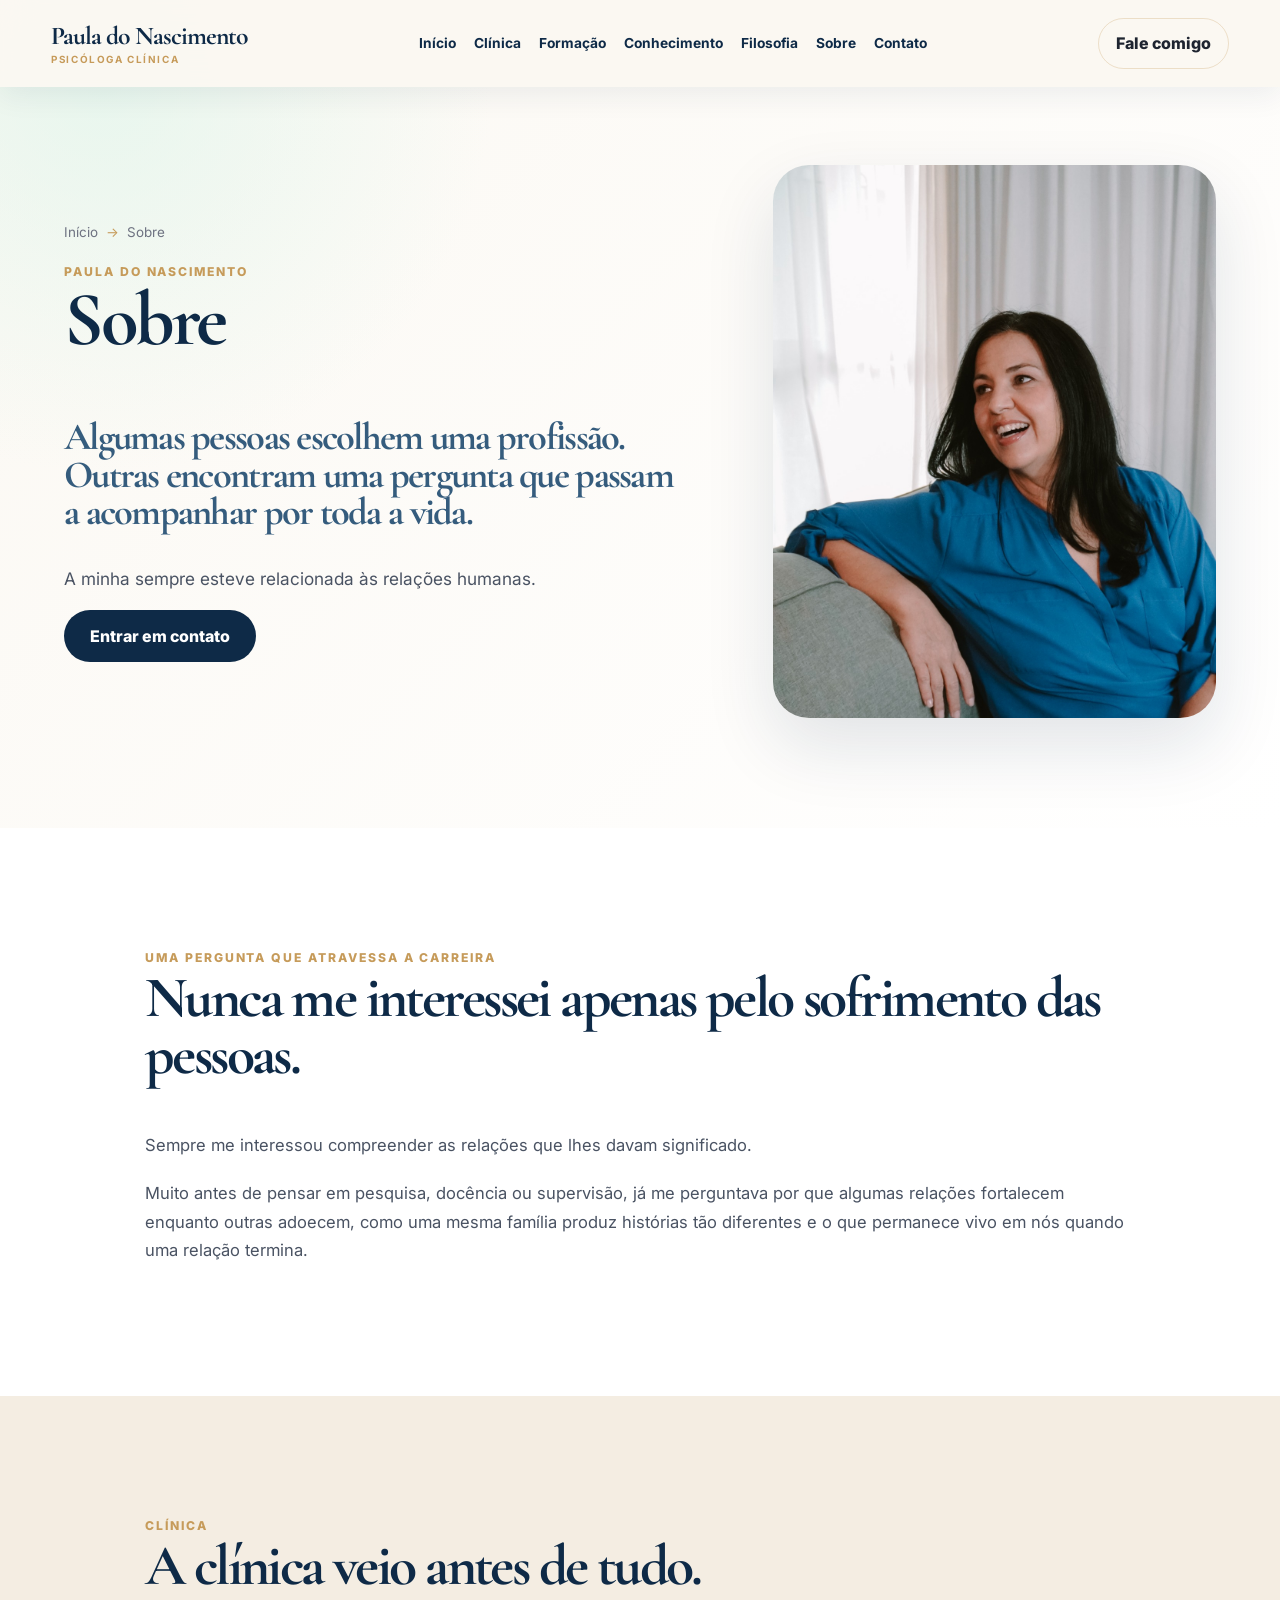
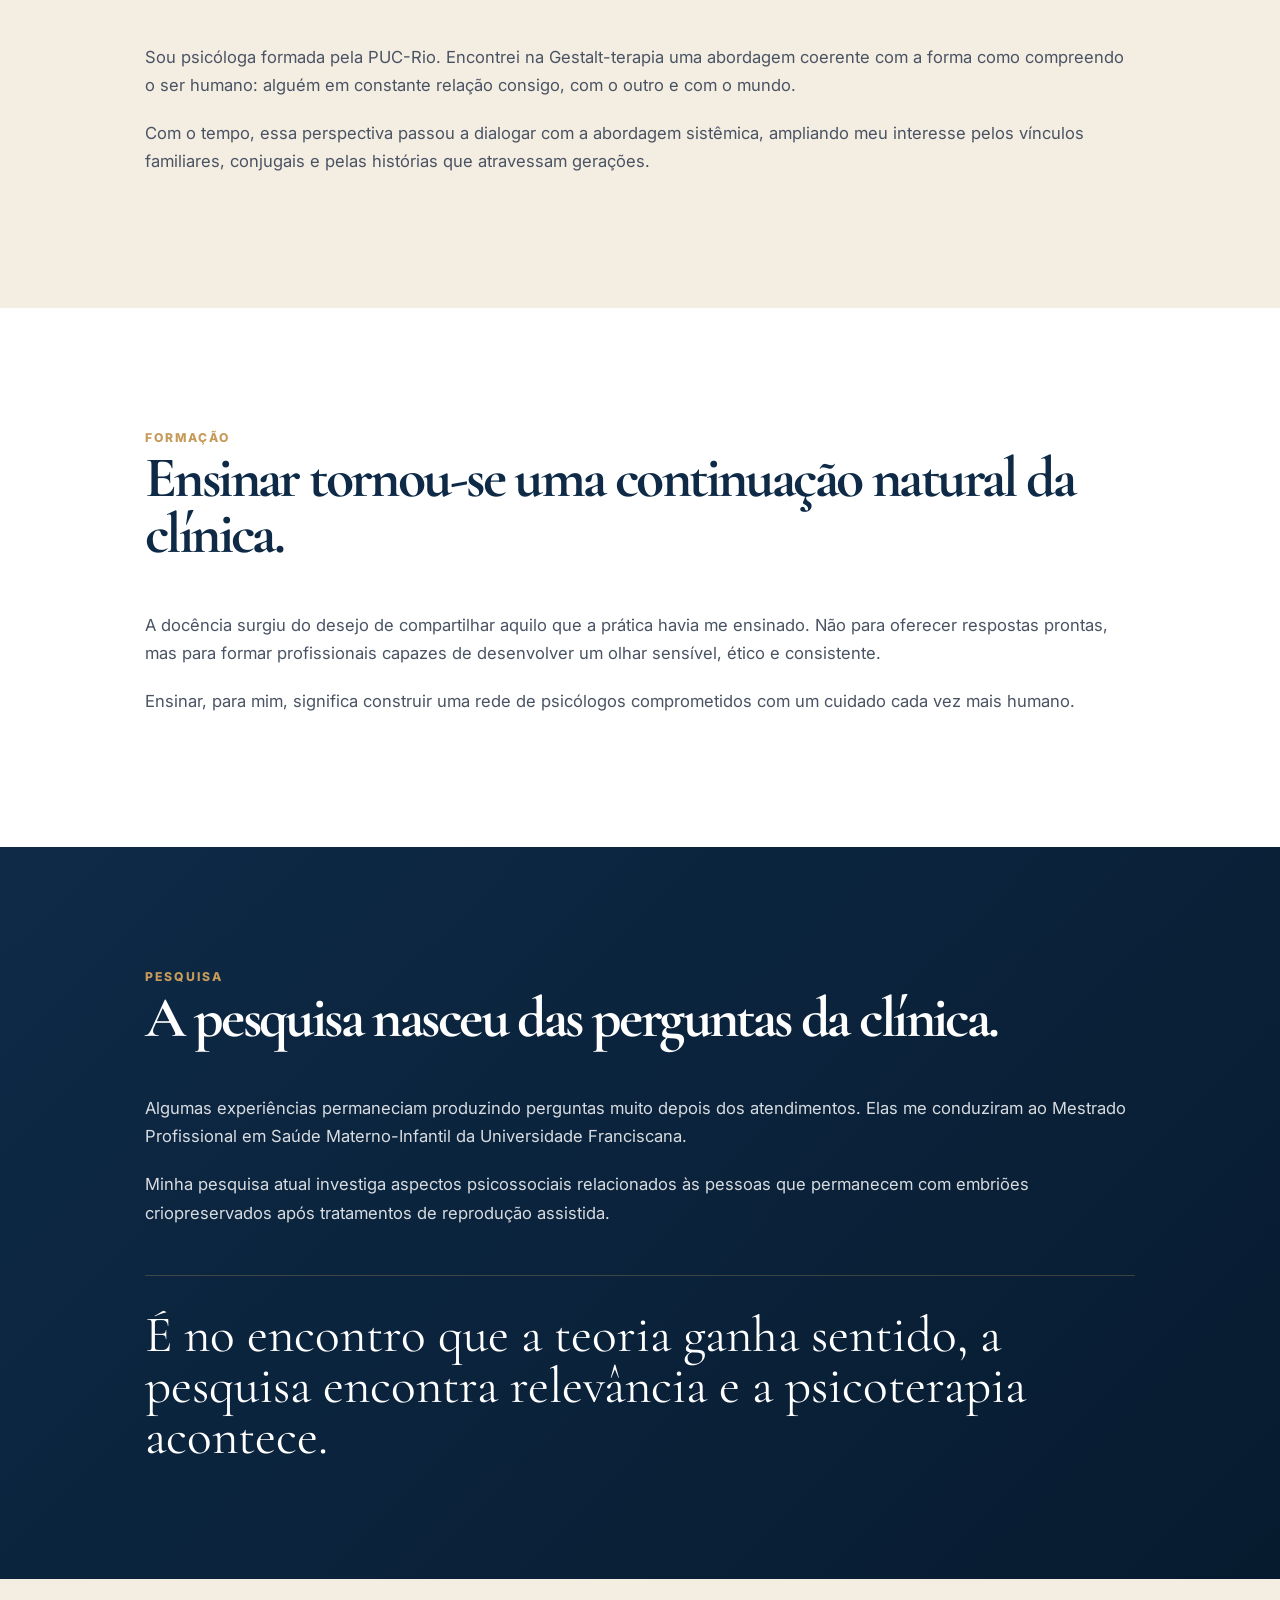
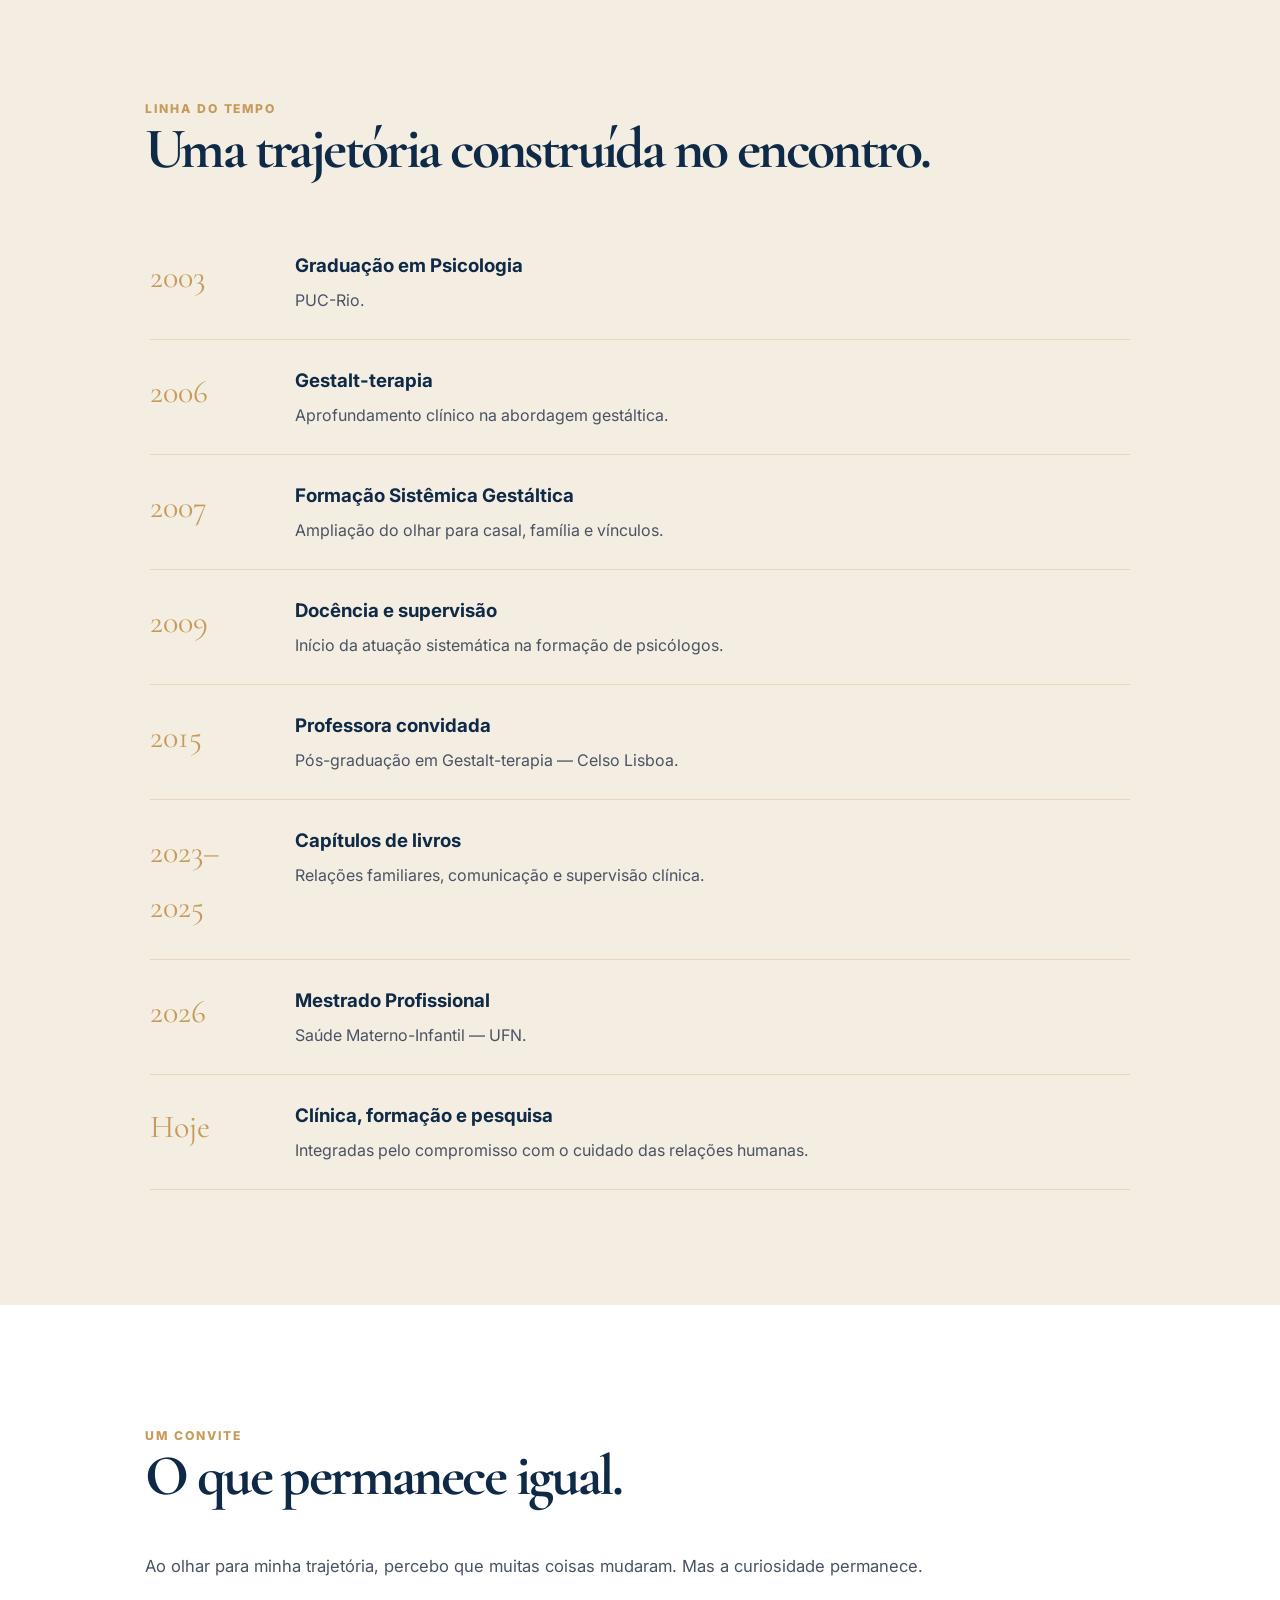
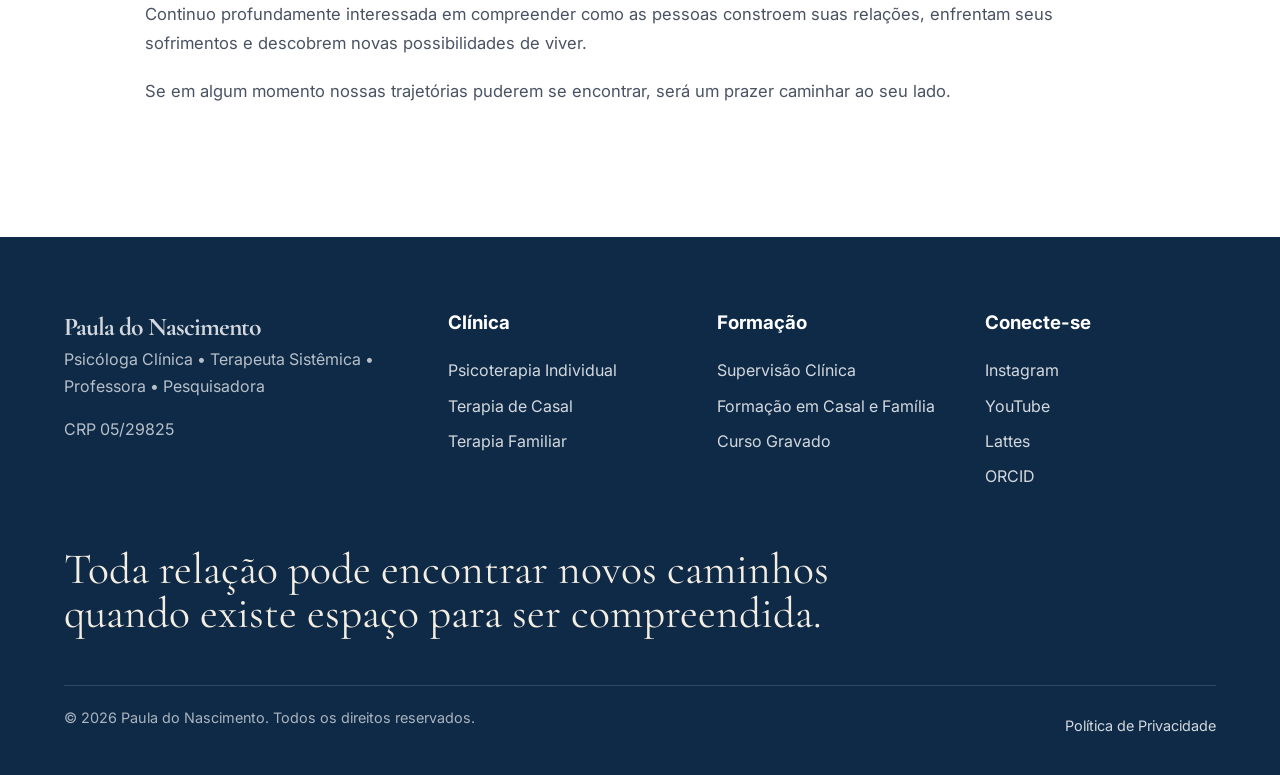
<file: sobre.html>
<!DOCTYPE html>
<html lang="pt-BR">
<head>
  <meta charset="UTF-8">
  <meta name="viewport" content="width=device-width,initial-scale=1">
  <title>Sobre Paula do Nascimento | Psicóloga, Professora e Pesquisadora</title>
  <meta name="description" content="Conheça a trajetória de Paula do Nascimento: psicologia clínica, Gestalt-terapia, abordagem sistêmica, docência, supervisão e pesquisa.">
  <meta name="author" content="Paula do Nascimento">
  <link rel="canonical" href="https://pauladonascimento.com.br/sobre.html">
  <meta property="og:title" content="Sobre Paula do Nascimento | Psicóloga, Professora e Pesquisadora">
  <meta property="og:description" content="Conheça a trajetória de Paula do Nascimento: psicologia clínica, Gestalt-terapia, abordagem sistêmica, docência, supervisão e pesquisa.">
  <meta property="og:type" content="website">
  <meta property="og:url" content="https://pauladonascimento.com.br/sobre.html">
  <meta property="og:image" content="https://pauladonascimento.com.br/assets/paula-sobre.jpg">
  <meta name="twitter:card" content="summary_large_image">
  <link rel="icon" href="assets/favicon.svg" type="image/svg+xml">
  <link rel="stylesheet" href="style.css">
  
  <!-- Google tag (gtag.js) -->
  <script async src="https://www.googletagmanager.com/gtag/js?id=G-77NCVJWX3P"></script>
  <script>
    window.dataLayer = window.dataLayer || [];
    function gtag(){dataLayer.push(arguments);}
    gtag('js', new Date());
    gtag('config', 'G-77NCVJWX3P');
  </script>
</head>
<body>
<header class="site-header">
  <a class="brand" href="index.html" aria-label="Página inicial">
    <span>Paula do Nascimento</span>
    <small>Psicóloga Clínica</small>
  </a>
  <button class="menu-toggle" type="button" aria-label="Abrir menu" aria-expanded="false"><span></span><span></span></button>
  <nav class="main-nav" aria-label="Menu principal">
    <a href="index.html">Início</a>
    <details class="nav-dropdown">
      <summary>Clínica</summary>
      <div class="submenu">
        <a href="psicoterapia-individual.html">Psicoterapia Individual</a>
        <a href="terapia-de-casal.html">Terapia de Casal</a>
        <a href="terapia-familiar.html">Terapia Familiar</a>
      </div>
    </details>
    <details class="nav-dropdown">
      <summary>Formação</summary>
      <div class="submenu">
        <a href="supervisao-clinica.html">Supervisão Clínica</a>
        <a href="formacao-casal-familia.html">Formação em Casal e Família</a>
        <a href="introducao-gestalt-terapia.html">Curso Gravado</a>
      </div>
    </details>
    <a href="clinica-ensino-pesquisa.html">Conhecimento</a>
    <a href="filosofia-clinica.html">Filosofia</a>
    <a href="sobre.html">Sobre</a>
    <a href="contato.html">Contato</a>
  </nav>
  <a class="header-button" href="contato.html">Fale comigo</a>
</header>
<main>
<section class="page-hero">
  <div class="page-hero-copy reveal">
    <p class="breadcrumb"><a href="index.html">Início</a><span>→</span>Sobre</p>
    <span class="eyebrow">Paula do Nascimento</span>
    <h1>Sobre</h1>
    <h2>Algumas pessoas escolhem uma profissão. Outras encontram uma pergunta que passam a acompanhar por toda a vida.</h2>
    <p class="lead">A minha sempre esteve relacionada às relações humanas.</p>
    <a class="button primary" href="contato.html">Entrar em contato</a>
  </div>
  <figure class="page-hero-photo reveal"><img src="assets/paula-sobre.jpg" alt="Paula do Nascimento"></figure>
</section><section class="content-section white">
  <div class="article reveal">
    <span class="eyebrow">Uma pergunta que atravessa a carreira</span>
    <h2>Nunca me interessei apenas pelo sofrimento das pessoas.</h2>
    <p>Sempre me interessou compreender as relações que lhes davam significado.</p><p>Muito antes de pensar em pesquisa, docência ou supervisão, já me perguntava por que algumas relações fortalecem enquanto outras adoecem, como uma mesma família produz histórias tão diferentes e o que permanece vivo em nós quando uma relação termina.</p>
  </div>
</section><section class="content-section soft">
  <div class="article reveal">
    <span class="eyebrow">Clínica</span>
    <h2>A clínica veio antes de tudo.</h2>
    <p>Sou psicóloga formada pela PUC-Rio. Encontrei na Gestalt-terapia uma abordagem coerente com a forma como compreendo o ser humano: alguém em constante relação consigo, com o outro e com o mundo.</p><p>Com o tempo, essa perspectiva passou a dialogar com a abordagem sistêmica, ampliando meu interesse pelos vínculos familiares, conjugais e pelas histórias que atravessam gerações.</p>
  </div>
</section><section class="content-section white">
  <div class="article reveal">
    <span class="eyebrow">Formação</span>
    <h2>Ensinar tornou-se uma continuação natural da clínica.</h2>
    <p>A docência surgiu do desejo de compartilhar aquilo que a prática havia me ensinado. Não para oferecer respostas prontas, mas para formar profissionais capazes de desenvolver um olhar sensível, ético e consistente.</p><p>Ensinar, para mim, significa construir uma rede de psicólogos comprometidos com um cuidado cada vez mais humano.</p>
  </div>
</section><section class="content-section dark">
  <div class="article reveal">
    <span class="eyebrow">Pesquisa</span>
    <h2>A pesquisa nasceu das perguntas da clínica.</h2>
    <p>Algumas experiências permaneciam produzindo perguntas muito depois dos atendimentos. Elas me conduziram ao Mestrado Profissional em Saúde Materno-Infantil da Universidade Franciscana.</p><p>Minha pesquisa atual investiga aspectos psicossociais relacionados às pessoas que permanecem com embriões criopreservados após tratamentos de reprodução assistida.</p><blockquote class="feature-quote">É no encontro que a teoria ganha sentido, a pesquisa encontra relevância e a psicoterapia acontece.</blockquote>
  </div>
</section><section class="content-section soft"><div class="article reveal"><span class="eyebrow">Linha do tempo</span><h2>Uma trajetória construída no encontro.</h2></div><div class="timeline reveal">
<article><time>2003</time><div><h3>Graduação em Psicologia</h3><p>PUC-Rio.</p></div></article>
<article><time>2006</time><div><h3>Gestalt-terapia</h3><p>Aprofundamento clínico na abordagem gestáltica.</p></div></article>
<article><time>2007</time><div><h3>Formação Sistêmica Gestáltica</h3><p>Ampliação do olhar para casal, família e vínculos.</p></div></article>
<article><time>2009</time><div><h3>Docência e supervisão</h3><p>Início da atuação sistemática na formação de psicólogos.</p></div></article>
<article><time>2015</time><div><h3>Professora convidada</h3><p>Pós-graduação em Gestalt-terapia — Celso Lisboa.</p></div></article>
<article><time>2023–2025</time><div><h3>Capítulos de livros</h3><p>Relações familiares, comunicação e supervisão clínica.</p></div></article>
<article><time>2026</time><div><h3>Mestrado Profissional</h3><p>Saúde Materno-Infantil — UFN.</p></div></article>
<article><time>Hoje</time><div><h3>Clínica, formação e pesquisa</h3><p>Integradas pelo compromisso com o cuidado das relações humanas.</p></div></article>
</div></section><section class="content-section white">
  <div class="article reveal">
    <span class="eyebrow">Um convite</span>
    <h2>O que permanece igual.</h2>
    <p>Ao olhar para minha trajetória, percebo que muitas coisas mudaram. Mas a curiosidade permanece.</p><p>Continuo profundamente interessada em compreender como as pessoas constroem suas relações, enfrentam seus sofrimentos e descobrem novas possibilidades de viver.</p><p>Se em algum momento nossas trajetórias puderem se encontrar, será um prazer caminhar ao seu lado.</p>
  </div>
</section>
</main>
<footer class="site-footer">
  <div class="footer-grid">
    <div>
      <a class="footer-brand" href="index.html">Paula do Nascimento</a>
      <p>Psicóloga Clínica • Terapeuta Sistêmica • Professora • Pesquisadora</p>
      <p>CRP 05/29825</p>
    </div>
    <div>
      <h3>Clínica</h3>
      <a href="psicoterapia-individual.html">Psicoterapia Individual</a>
      <a href="terapia-de-casal.html">Terapia de Casal</a>
      <a href="terapia-familiar.html">Terapia Familiar</a>
    </div>
    <div>
      <h3>Formação</h3>
      <a href="supervisao-clinica.html">Supervisão Clínica</a>
      <a href="formacao-casal-familia.html">Formação em Casal e Família</a>
      <a href="introducao-gestalt-terapia.html">Curso Gravado</a>
    </div>
    <div>
      <h3>Conecte-se</h3>
      <a href="https://www.instagram.com/pauladonascimento" target="_blank" rel="noopener">Instagram</a>
      <a href="https://www.youtube.com/@PauladoNascimento" target="_blank" rel="noopener">YouTube</a>
      <a href="http://lattes.cnpq.br/0851956113819533" target="_blank" rel="noopener">Lattes</a>
      <a href="https://orcid.org/0009-0002-5036-0058" target="_blank" rel="noopener">ORCID</a>
    </div>
  </div>
  <blockquote>Toda relação pode encontrar novos caminhos quando existe espaço para ser compreendida.</blockquote>
  <div class="footer-bottom">
    <span>© 2026 Paula do Nascimento. Todos os direitos reservados.</span>
    <a href="politica-de-privacidade.html">Política de Privacidade</a>
  </div>
</footer>
<script src="script.js"></script>
</body>
</html>
</file>
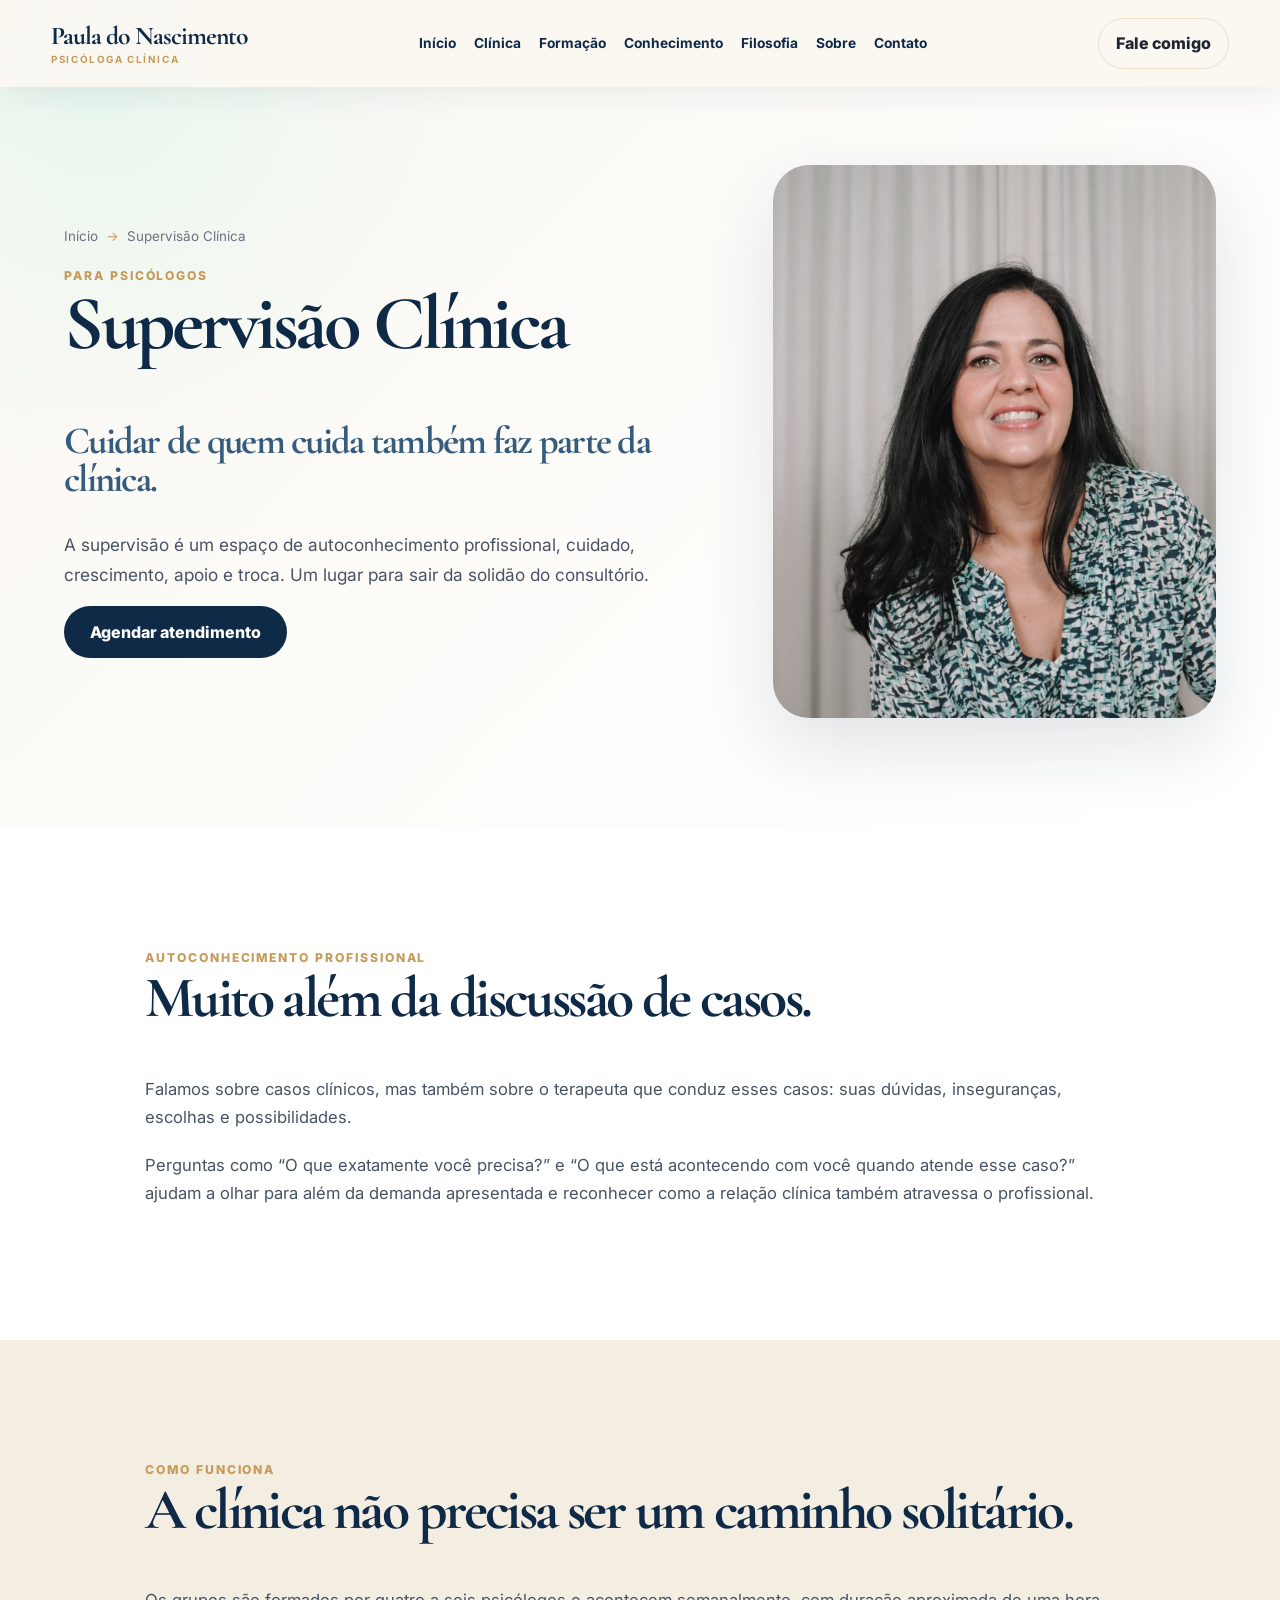
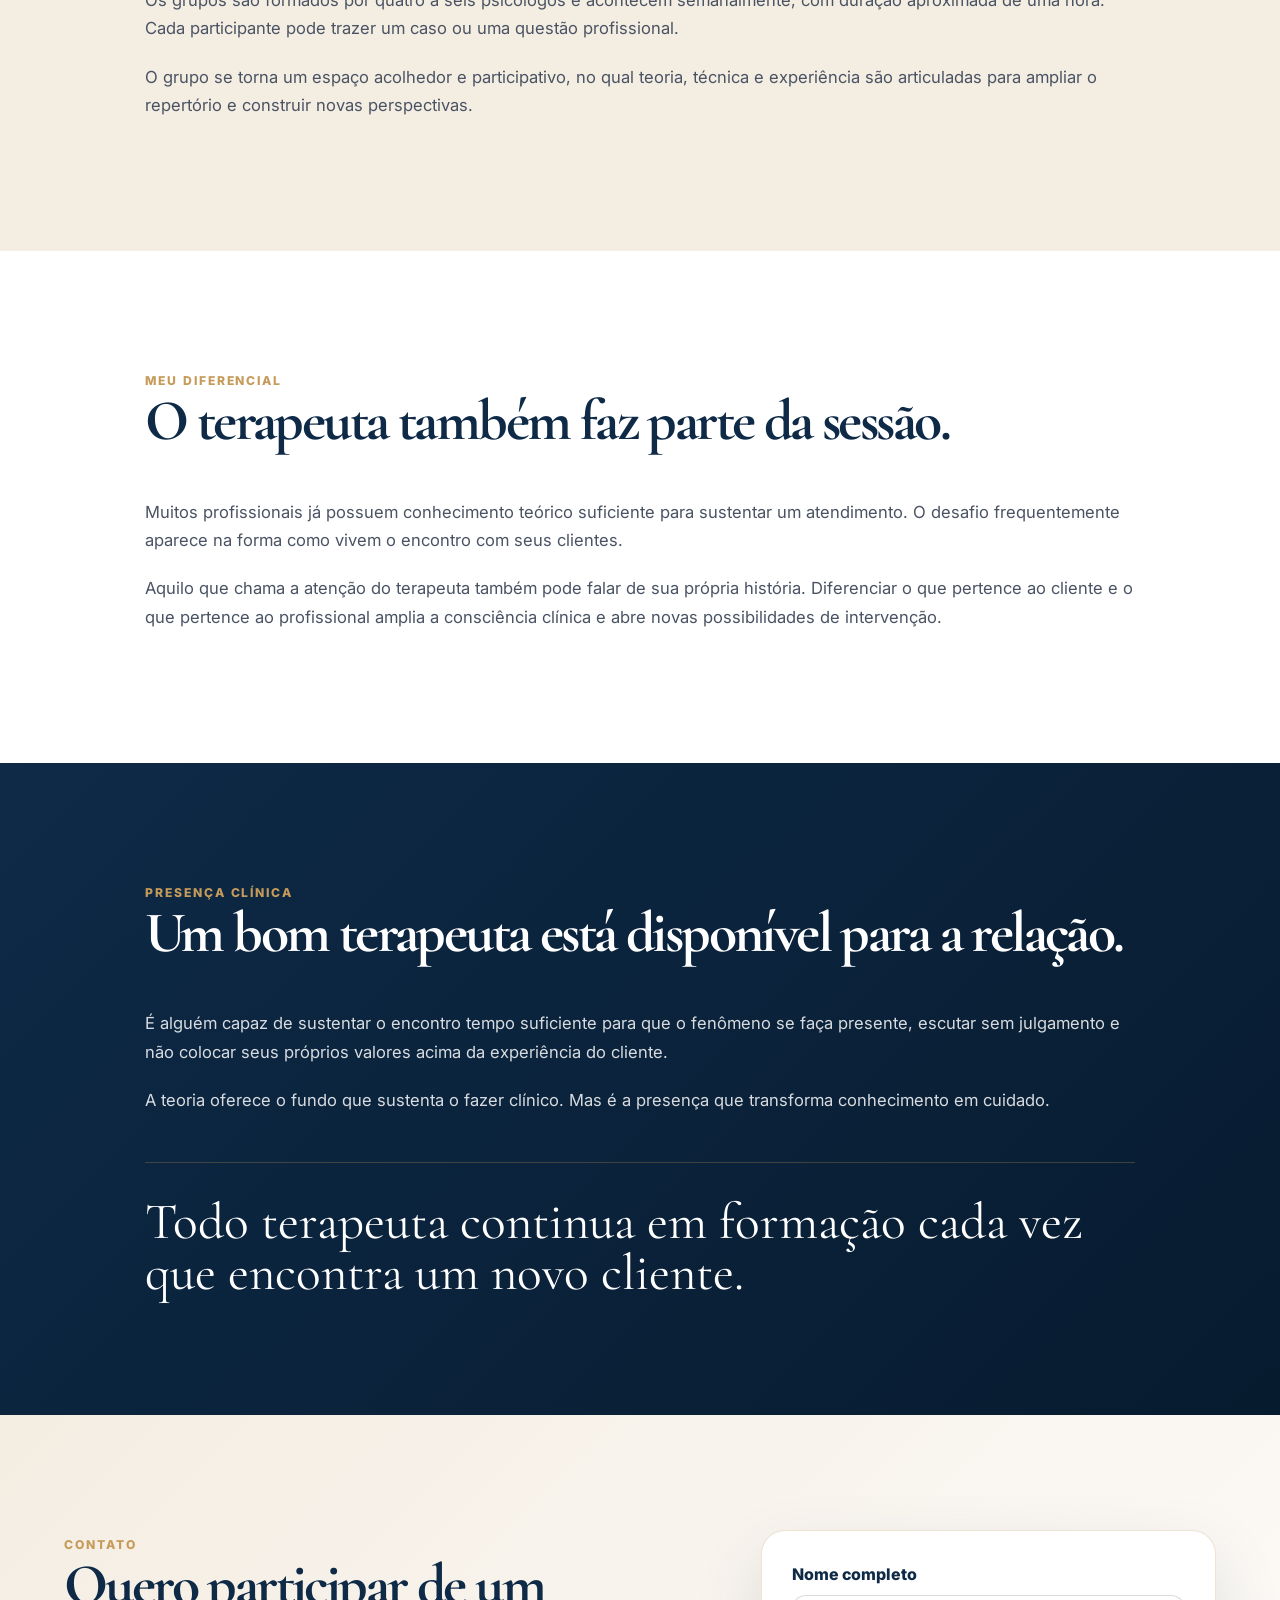
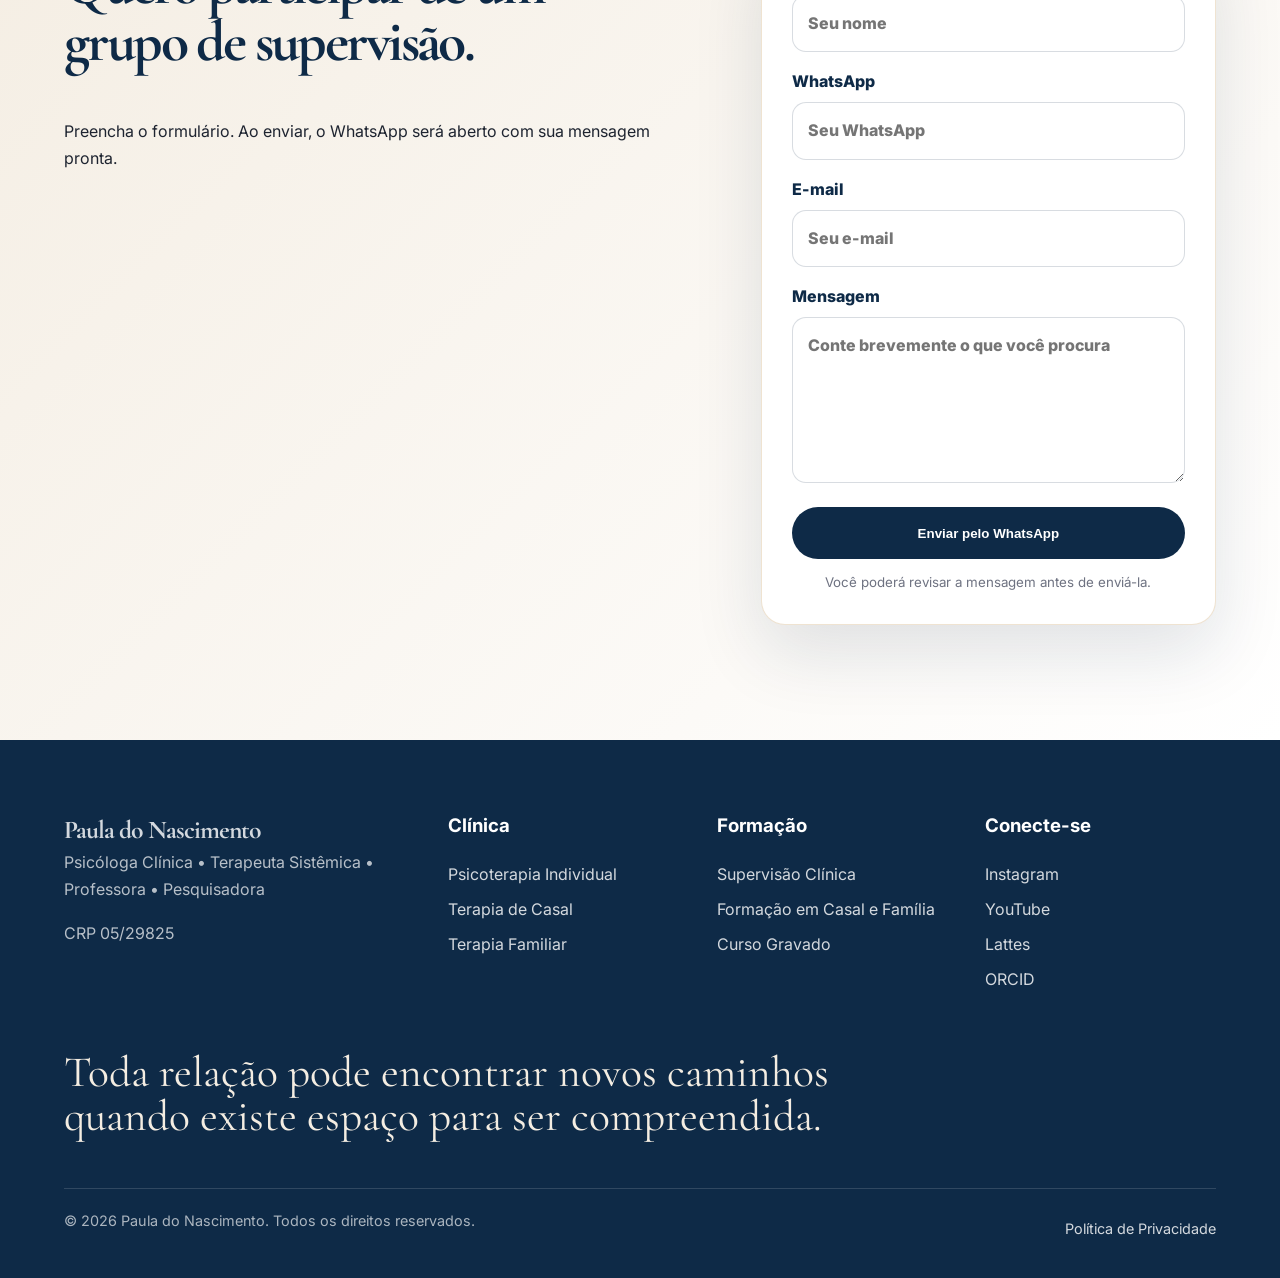
<file: supervisao-clinica.html>
<!DOCTYPE html>
<html lang="pt-BR">
<head>
  <meta charset="UTF-8">
  <meta name="viewport" content="width=device-width,initial-scale=1">
  <title>Supervisão Clínica para Psicólogos | Paula do Nascimento</title>
  <meta name="description" content="Supervisão clínica em grupo para psicólogos. Discussão de casos, manejo clínico, autoconhecimento profissional e prática com casal e família.">
  <meta name="author" content="Paula do Nascimento">
  <link rel="canonical" href="https://pauladonascimento.com.br/supervisao-clinica.html">
  <meta property="og:title" content="Supervisão Clínica para Psicólogos | Paula do Nascimento">
  <meta property="og:description" content="Supervisão clínica em grupo para psicólogos. Discussão de casos, manejo clínico, autoconhecimento profissional e prática com casal e família.">
  <meta property="og:type" content="website">
  <meta property="og:url" content="https://pauladonascimento.com.br/supervisao-clinica.html">
  <meta property="og:image" content="https://pauladonascimento.com.br/assets/paula-formacao.jpg">
  <meta name="twitter:card" content="summary_large_image">
  <link rel="icon" href="assets/favicon.svg" type="image/svg+xml">
  <link rel="stylesheet" href="style.css">
  
  <!-- Google tag (gtag.js) -->
  <script async src="https://www.googletagmanager.com/gtag/js?id=G-77NCVJWX3P"></script>
  <script>
    window.dataLayer = window.dataLayer || [];
    function gtag(){dataLayer.push(arguments);}
    gtag('js', new Date());
    gtag('config', 'G-77NCVJWX3P');
  </script>
</head>
<body>
<header class="site-header">
  <a class="brand" href="index.html" aria-label="Página inicial">
    <span>Paula do Nascimento</span>
    <small>Psicóloga Clínica</small>
  </a>
  <button class="menu-toggle" type="button" aria-label="Abrir menu" aria-expanded="false"><span></span><span></span></button>
  <nav class="main-nav" aria-label="Menu principal">
    <a href="index.html">Início</a>
    <details class="nav-dropdown">
      <summary>Clínica</summary>
      <div class="submenu">
        <a href="psicoterapia-individual.html">Psicoterapia Individual</a>
        <a href="terapia-de-casal.html">Terapia de Casal</a>
        <a href="terapia-familiar.html">Terapia Familiar</a>
      </div>
    </details>
    <details class="nav-dropdown">
      <summary>Formação</summary>
      <div class="submenu">
        <a href="supervisao-clinica.html">Supervisão Clínica</a>
        <a href="formacao-casal-familia.html">Formação em Casal e Família</a>
        <a href="introducao-gestalt-terapia.html">Curso Gravado</a>
      </div>
    </details>
    <a href="clinica-ensino-pesquisa.html">Conhecimento</a>
    <a href="filosofia-clinica.html">Filosofia</a>
    <a href="sobre.html">Sobre</a>
    <a href="contato.html">Contato</a>
  </nav>
  <a class="header-button" href="contato.html">Fale comigo</a>
</header>
<main>
<section class="page-hero">
  <div class="page-hero-copy reveal">
    <p class="breadcrumb"><a href="index.html">Início</a><span>→</span>Supervisão Clínica</p>
    <span class="eyebrow">Para psicólogos</span>
    <h1>Supervisão Clínica</h1>
    <h2>Cuidar de quem cuida também faz parte da clínica.</h2>
    <p class="lead">A supervisão é um espaço de autoconhecimento profissional, cuidado, crescimento, apoio e troca. Um lugar para sair da solidão do consultório.</p>
    <a class="button primary" href="#contato">Agendar atendimento</a>
  </div>
  <figure class="page-hero-photo reveal"><img src="assets/paula-formacao.jpg" alt="Paula do Nascimento"></figure>
</section><section class="content-section white">
  <div class="article reveal">
    <span class="eyebrow">Autoconhecimento profissional</span>
    <h2>Muito além da discussão de casos.</h2>
    <p>Falamos sobre casos clínicos, mas também sobre o terapeuta que conduz esses casos: suas dúvidas, inseguranças, escolhas e possibilidades.</p><p>Perguntas como “O que exatamente você precisa?” e “O que está acontecendo com você quando atende esse caso?” ajudam a olhar para além da demanda apresentada e reconhecer como a relação clínica também atravessa o profissional.</p>
  </div>
</section><section class="content-section soft">
  <div class="article reveal">
    <span class="eyebrow">Como funciona</span>
    <h2>A clínica não precisa ser um caminho solitário.</h2>
    <p>Os grupos são formados por quatro a seis psicólogos e acontecem semanalmente, com duração aproximada de uma hora. Cada participante pode trazer um caso ou uma questão profissional.</p><p>O grupo se torna um espaço acolhedor e participativo, no qual teoria, técnica e experiência são articuladas para ampliar o repertório e construir novas perspectivas.</p>
  </div>
</section><section class="content-section white">
  <div class="article reveal">
    <span class="eyebrow">Meu diferencial</span>
    <h2>O terapeuta também faz parte da sessão.</h2>
    <p>Muitos profissionais já possuem conhecimento teórico suficiente para sustentar um atendimento. O desafio frequentemente aparece na forma como vivem o encontro com seus clientes.</p><p>Aquilo que chama a atenção do terapeuta também pode falar de sua própria história. Diferenciar o que pertence ao cliente e o que pertence ao profissional amplia a consciência clínica e abre novas possibilidades de intervenção.</p>
  </div>
</section><section class="content-section dark">
  <div class="article reveal">
    <span class="eyebrow">Presença clínica</span>
    <h2>Um bom terapeuta está disponível para a relação.</h2>
    <p>É alguém capaz de sustentar o encontro tempo suficiente para que o fenômeno se faça presente, escutar sem julgamento e não colocar seus próprios valores acima da experiência do cliente.</p><p>A teoria oferece o fundo que sustenta o fazer clínico. Mas é a presença que transforma conhecimento em cuidado.</p><blockquote class="feature-quote">Todo terapeuta continua em formação cada vez que encontra um novo cliente.</blockquote>
  </div>
</section><section class="contact-cta" id="contato">
  <div class="contact-copy reveal">
    <span class="eyebrow">Contato</span>
    <h2>Quero participar de um grupo de supervisão.</h2>
    <p>Preencha o formulário. Ao enviar, o WhatsApp será aberto com sua mensagem pronta.</p>
  </div>
  <form class="contact-form reveal whatsapp-form" data-interest="Supervisão Clínica">
    <label>Nome completo<input type="text" name="nome" placeholder="Seu nome" required></label>
    <label>WhatsApp<input type="tel" name="telefone" placeholder="Seu WhatsApp" required></label>
    <label>E-mail<input type="email" name="email" placeholder="Seu e-mail"></label>
    <label>Mensagem<textarea name="mensagem" rows="5" placeholder="Conte brevemente o que você procura" required></textarea></label>
    <button class="button primary full" type="submit">Enviar pelo WhatsApp</button>
    <small>Você poderá revisar a mensagem antes de enviá-la.</small>
  </form>
</section>
</main>
<footer class="site-footer">
  <div class="footer-grid">
    <div>
      <a class="footer-brand" href="index.html">Paula do Nascimento</a>
      <p>Psicóloga Clínica • Terapeuta Sistêmica • Professora • Pesquisadora</p>
      <p>CRP 05/29825</p>
    </div>
    <div>
      <h3>Clínica</h3>
      <a href="psicoterapia-individual.html">Psicoterapia Individual</a>
      <a href="terapia-de-casal.html">Terapia de Casal</a>
      <a href="terapia-familiar.html">Terapia Familiar</a>
    </div>
    <div>
      <h3>Formação</h3>
      <a href="supervisao-clinica.html">Supervisão Clínica</a>
      <a href="formacao-casal-familia.html">Formação em Casal e Família</a>
      <a href="introducao-gestalt-terapia.html">Curso Gravado</a>
    </div>
    <div>
      <h3>Conecte-se</h3>
      <a href="https://www.instagram.com/pauladonascimento" target="_blank" rel="noopener">Instagram</a>
      <a href="https://www.youtube.com/@PauladoNascimento" target="_blank" rel="noopener">YouTube</a>
      <a href="http://lattes.cnpq.br/0851956113819533" target="_blank" rel="noopener">Lattes</a>
      <a href="https://orcid.org/0009-0002-5036-0058" target="_blank" rel="noopener">ORCID</a>
    </div>
  </div>
  <blockquote>Toda relação pode encontrar novos caminhos quando existe espaço para ser compreendida.</blockquote>
  <div class="footer-bottom">
    <span>© 2026 Paula do Nascimento. Todos os direitos reservados.</span>
    <a href="politica-de-privacidade.html">Política de Privacidade</a>
  </div>
</footer>
<script src="script.js"></script>
</body>
</html>
</file>
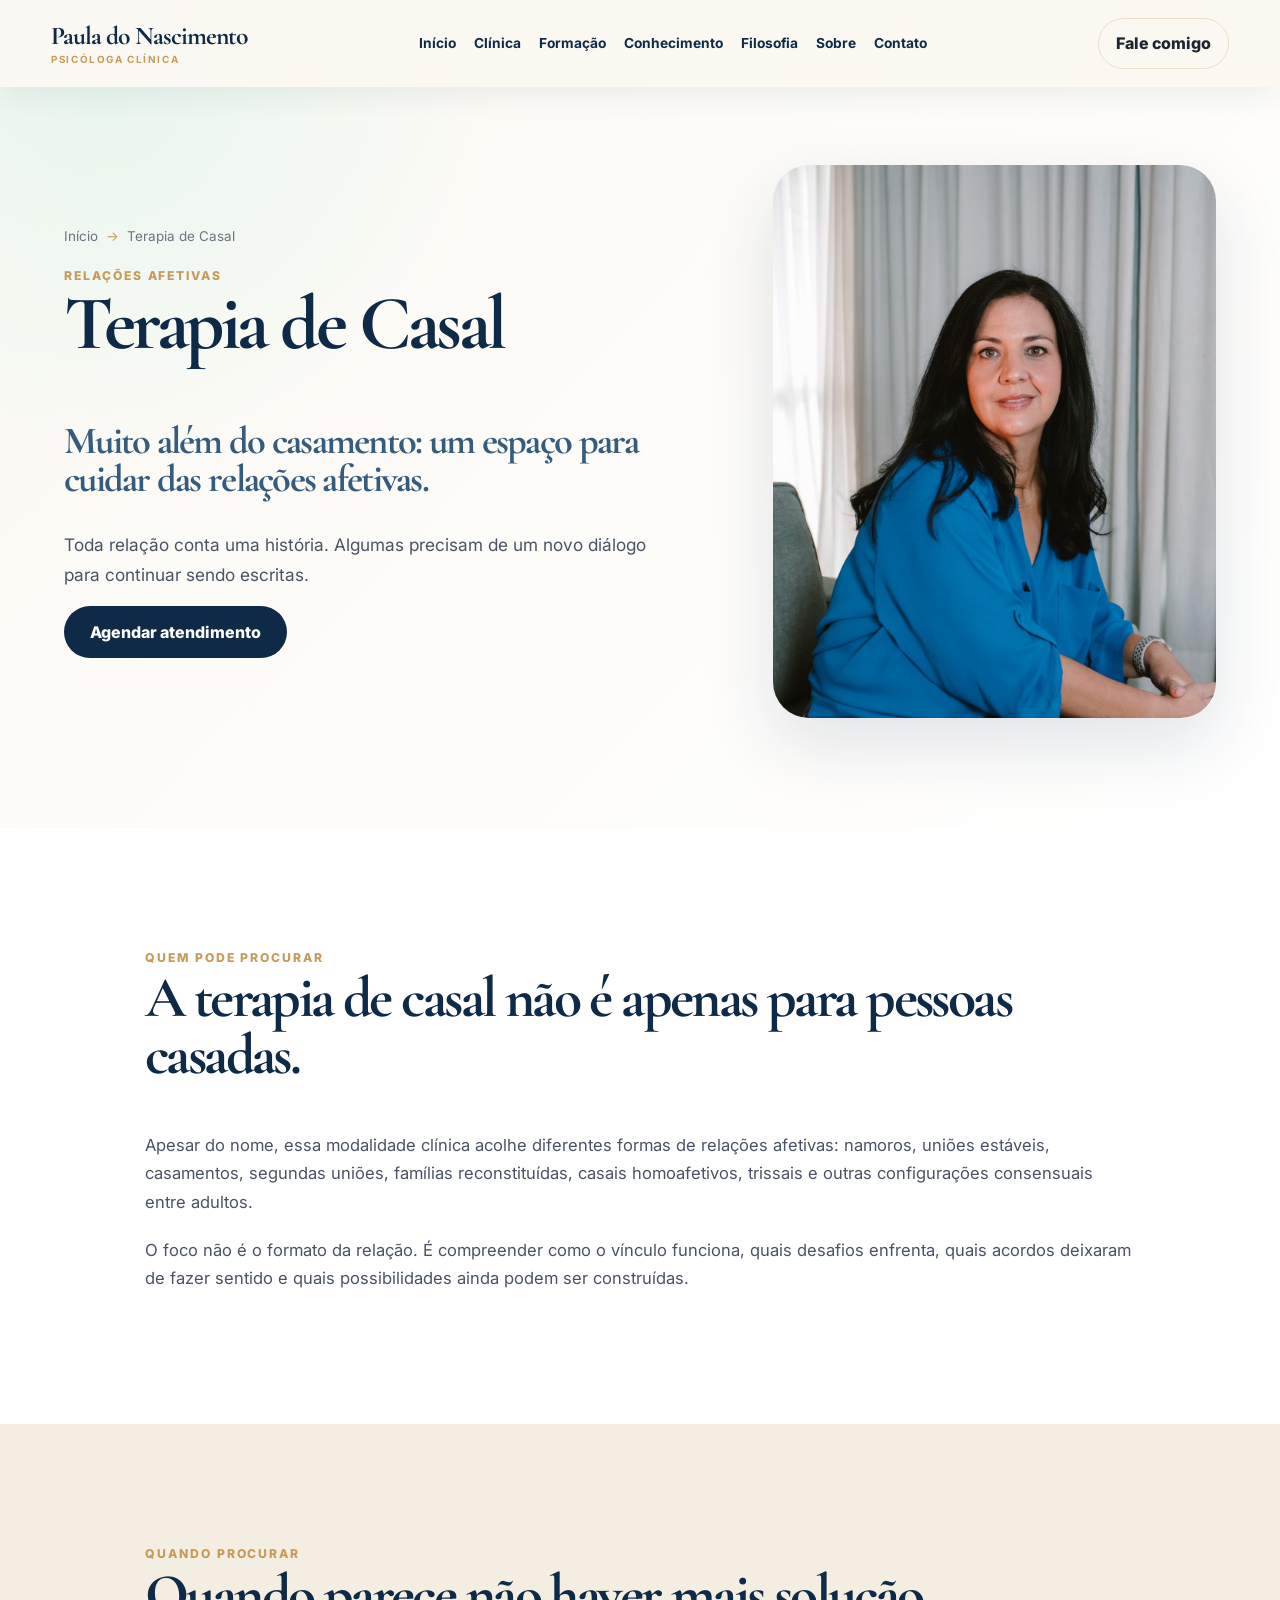
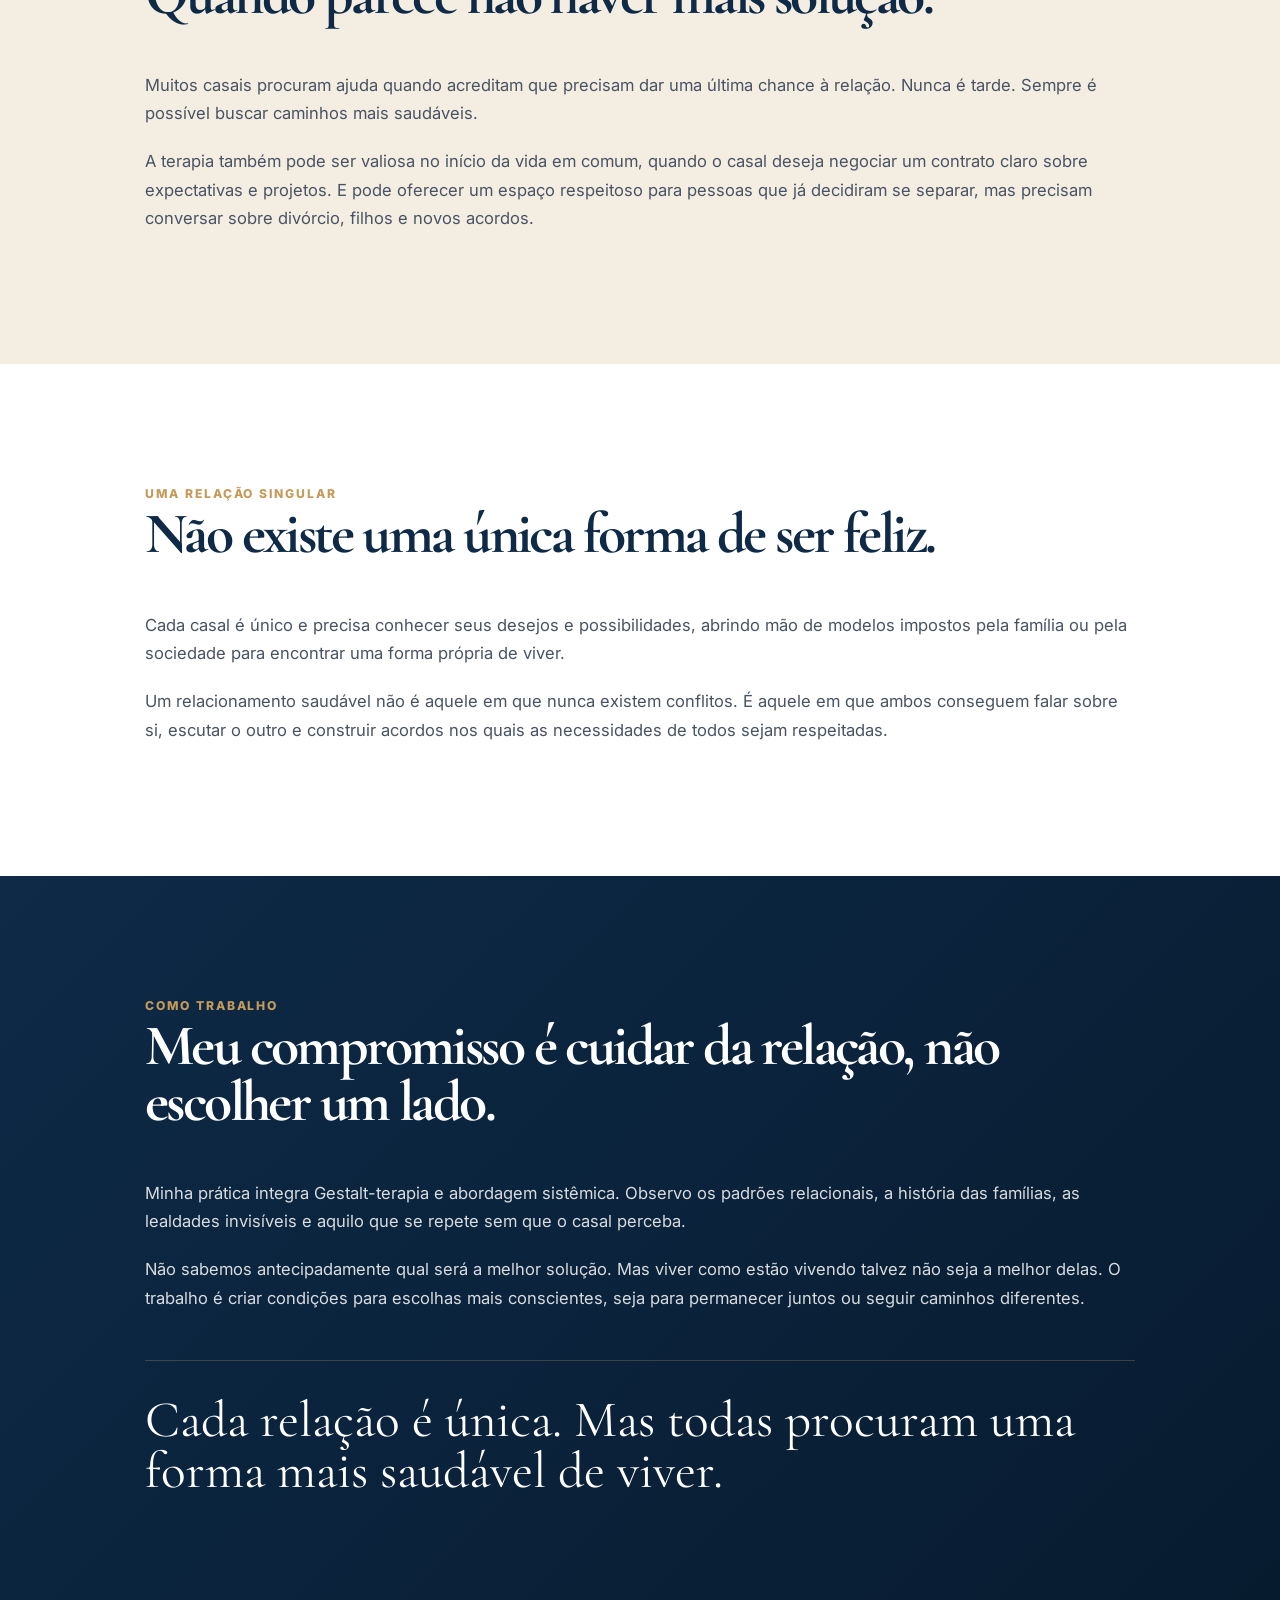
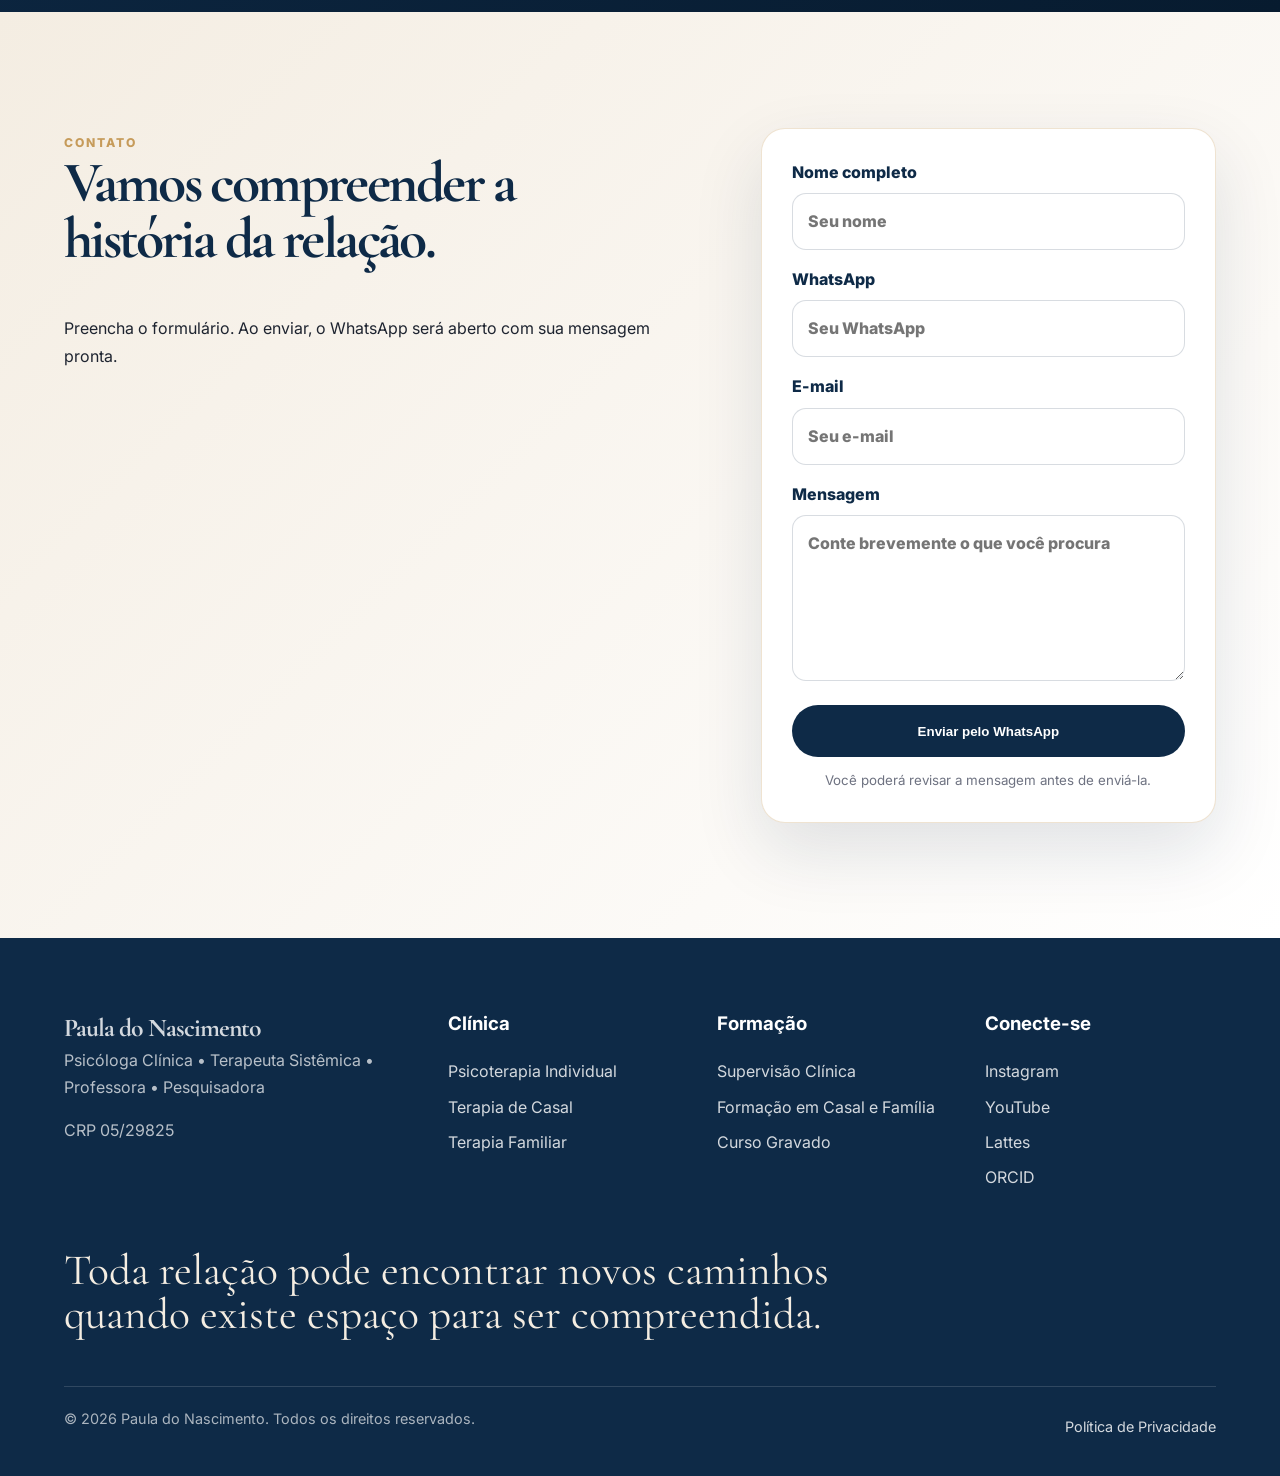
<file: terapia-de-casal.html>
<!DOCTYPE html>
<html lang="pt-BR">
<head>
  <meta charset="UTF-8">
  <meta name="viewport" content="width=device-width,initial-scale=1">
  <title>Terapia de Casal no Rio de Janeiro e Online | Paula do Nascimento</title>
  <meta name="description" content="Terapia de casal para diferentes formas de relações afetivas. Comunicação, intimidade, infidelidade, filhos, dinheiro, sexualidade e separação.">
  <meta name="author" content="Paula do Nascimento">
  <link rel="canonical" href="https://pauladonascimento.com.br/terapia-de-casal.html">
  <meta property="og:title" content="Terapia de Casal no Rio de Janeiro e Online | Paula do Nascimento">
  <meta property="og:description" content="Terapia de casal para diferentes formas de relações afetivas. Comunicação, intimidade, infidelidade, filhos, dinheiro, sexualidade e separação.">
  <meta property="og:type" content="website">
  <meta property="og:url" content="https://pauladonascimento.com.br/terapia-de-casal.html">
  <meta property="og:image" content="https://pauladonascimento.com.br/assets/paula-home.jpg">
  <meta name="twitter:card" content="summary_large_image">
  <link rel="icon" href="assets/favicon.svg" type="image/svg+xml">
  <link rel="stylesheet" href="style.css">
  
  <!-- Google tag (gtag.js) -->
  <script async src="https://www.googletagmanager.com/gtag/js?id=G-77NCVJWX3P"></script>
  <script>
    window.dataLayer = window.dataLayer || [];
    function gtag(){dataLayer.push(arguments);}
    gtag('js', new Date());
    gtag('config', 'G-77NCVJWX3P');
  </script>
</head>
<body>
<header class="site-header">
  <a class="brand" href="index.html" aria-label="Página inicial">
    <span>Paula do Nascimento</span>
    <small>Psicóloga Clínica</small>
  </a>
  <button class="menu-toggle" type="button" aria-label="Abrir menu" aria-expanded="false"><span></span><span></span></button>
  <nav class="main-nav" aria-label="Menu principal">
    <a href="index.html">Início</a>
    <details class="nav-dropdown">
      <summary>Clínica</summary>
      <div class="submenu">
        <a href="psicoterapia-individual.html">Psicoterapia Individual</a>
        <a href="terapia-de-casal.html">Terapia de Casal</a>
        <a href="terapia-familiar.html">Terapia Familiar</a>
      </div>
    </details>
    <details class="nav-dropdown">
      <summary>Formação</summary>
      <div class="submenu">
        <a href="supervisao-clinica.html">Supervisão Clínica</a>
        <a href="formacao-casal-familia.html">Formação em Casal e Família</a>
        <a href="introducao-gestalt-terapia.html">Curso Gravado</a>
      </div>
    </details>
    <a href="clinica-ensino-pesquisa.html">Conhecimento</a>
    <a href="filosofia-clinica.html">Filosofia</a>
    <a href="sobre.html">Sobre</a>
    <a href="contato.html">Contato</a>
  </nav>
  <a class="header-button" href="contato.html">Fale comigo</a>
</header>
<main>
<section class="page-hero">
  <div class="page-hero-copy reveal">
    <p class="breadcrumb"><a href="index.html">Início</a><span>→</span>Terapia de Casal</p>
    <span class="eyebrow">Relações afetivas</span>
    <h1>Terapia de Casal</h1>
    <h2>Muito além do casamento: um espaço para cuidar das relações afetivas.</h2>
    <p class="lead">Toda relação conta uma história. Algumas precisam de um novo diálogo para continuar sendo escritas.</p>
    <a class="button primary" href="#contato">Agendar atendimento</a>
  </div>
  <figure class="page-hero-photo reveal"><img src="assets/paula-home.jpg" alt="Paula do Nascimento"></figure>
</section><section class="content-section white">
  <div class="article reveal">
    <span class="eyebrow">Quem pode procurar</span>
    <h2>A terapia de casal não é apenas para pessoas casadas.</h2>
    <p>Apesar do nome, essa modalidade clínica acolhe diferentes formas de relações afetivas: namoros, uniões estáveis, casamentos, segundas uniões, famílias reconstituídas, casais homoafetivos, trissais e outras configurações consensuais entre adultos.</p><p>O foco não é o formato da relação. É compreender como o vínculo funciona, quais desafios enfrenta, quais acordos deixaram de fazer sentido e quais possibilidades ainda podem ser construídas.</p>
  </div>
</section><section class="content-section soft">
  <div class="article reveal">
    <span class="eyebrow">Quando procurar</span>
    <h2>Quando parece não haver mais solução.</h2>
    <p>Muitos casais procuram ajuda quando acreditam que precisam dar uma última chance à relação. Nunca é tarde. Sempre é possível buscar caminhos mais saudáveis.</p><p>A terapia também pode ser valiosa no início da vida em comum, quando o casal deseja negociar um contrato claro sobre expectativas e projetos. E pode oferecer um espaço respeitoso para pessoas que já decidiram se separar, mas precisam conversar sobre divórcio, filhos e novos acordos.</p>
  </div>
</section><section class="content-section white">
  <div class="article reveal">
    <span class="eyebrow">Uma relação singular</span>
    <h2>Não existe uma única forma de ser feliz.</h2>
    <p>Cada casal é único e precisa conhecer seus desejos e possibilidades, abrindo mão de modelos impostos pela família ou pela sociedade para encontrar uma forma própria de viver.</p><p>Um relacionamento saudável não é aquele em que nunca existem conflitos. É aquele em que ambos conseguem falar sobre si, escutar o outro e construir acordos nos quais as necessidades de todos sejam respeitadas.</p>
  </div>
</section><section class="content-section dark">
  <div class="article reveal">
    <span class="eyebrow">Como trabalho</span>
    <h2>Meu compromisso é cuidar da relação, não escolher um lado.</h2>
    <p>Minha prática integra Gestalt-terapia e abordagem sistêmica. Observo os padrões relacionais, a história das famílias, as lealdades invisíveis e aquilo que se repete sem que o casal perceba.</p><p>Não sabemos antecipadamente qual será a melhor solução. Mas viver como estão vivendo talvez não seja a melhor delas. O trabalho é criar condições para escolhas mais conscientes, seja para permanecer juntos ou seguir caminhos diferentes.</p><blockquote class="feature-quote">Cada relação é única. Mas todas procuram uma forma mais saudável de viver.</blockquote>
  </div>
</section><section class="contact-cta" id="contato">
  <div class="contact-copy reveal">
    <span class="eyebrow">Contato</span>
    <h2>Vamos compreender a história da relação.</h2>
    <p>Preencha o formulário. Ao enviar, o WhatsApp será aberto com sua mensagem pronta.</p>
  </div>
  <form class="contact-form reveal whatsapp-form" data-interest="Terapia de Casal">
    <label>Nome completo<input type="text" name="nome" placeholder="Seu nome" required></label>
    <label>WhatsApp<input type="tel" name="telefone" placeholder="Seu WhatsApp" required></label>
    <label>E-mail<input type="email" name="email" placeholder="Seu e-mail"></label>
    <label>Mensagem<textarea name="mensagem" rows="5" placeholder="Conte brevemente o que você procura" required></textarea></label>
    <button class="button primary full" type="submit">Enviar pelo WhatsApp</button>
    <small>Você poderá revisar a mensagem antes de enviá-la.</small>
  </form>
</section>
</main>
<footer class="site-footer">
  <div class="footer-grid">
    <div>
      <a class="footer-brand" href="index.html">Paula do Nascimento</a>
      <p>Psicóloga Clínica • Terapeuta Sistêmica • Professora • Pesquisadora</p>
      <p>CRP 05/29825</p>
    </div>
    <div>
      <h3>Clínica</h3>
      <a href="psicoterapia-individual.html">Psicoterapia Individual</a>
      <a href="terapia-de-casal.html">Terapia de Casal</a>
      <a href="terapia-familiar.html">Terapia Familiar</a>
    </div>
    <div>
      <h3>Formação</h3>
      <a href="supervisao-clinica.html">Supervisão Clínica</a>
      <a href="formacao-casal-familia.html">Formação em Casal e Família</a>
      <a href="introducao-gestalt-terapia.html">Curso Gravado</a>
    </div>
    <div>
      <h3>Conecte-se</h3>
      <a href="https://www.instagram.com/pauladonascimento" target="_blank" rel="noopener">Instagram</a>
      <a href="https://www.youtube.com/@PauladoNascimento" target="_blank" rel="noopener">YouTube</a>
      <a href="http://lattes.cnpq.br/0851956113819533" target="_blank" rel="noopener">Lattes</a>
      <a href="https://orcid.org/0009-0002-5036-0058" target="_blank" rel="noopener">ORCID</a>
    </div>
  </div>
  <blockquote>Toda relação pode encontrar novos caminhos quando existe espaço para ser compreendida.</blockquote>
  <div class="footer-bottom">
    <span>© 2026 Paula do Nascimento. Todos os direitos reservados.</span>
    <a href="politica-de-privacidade.html">Política de Privacidade</a>
  </div>
</footer>
<script src="script.js"></script>
</body>
</html>
</file>
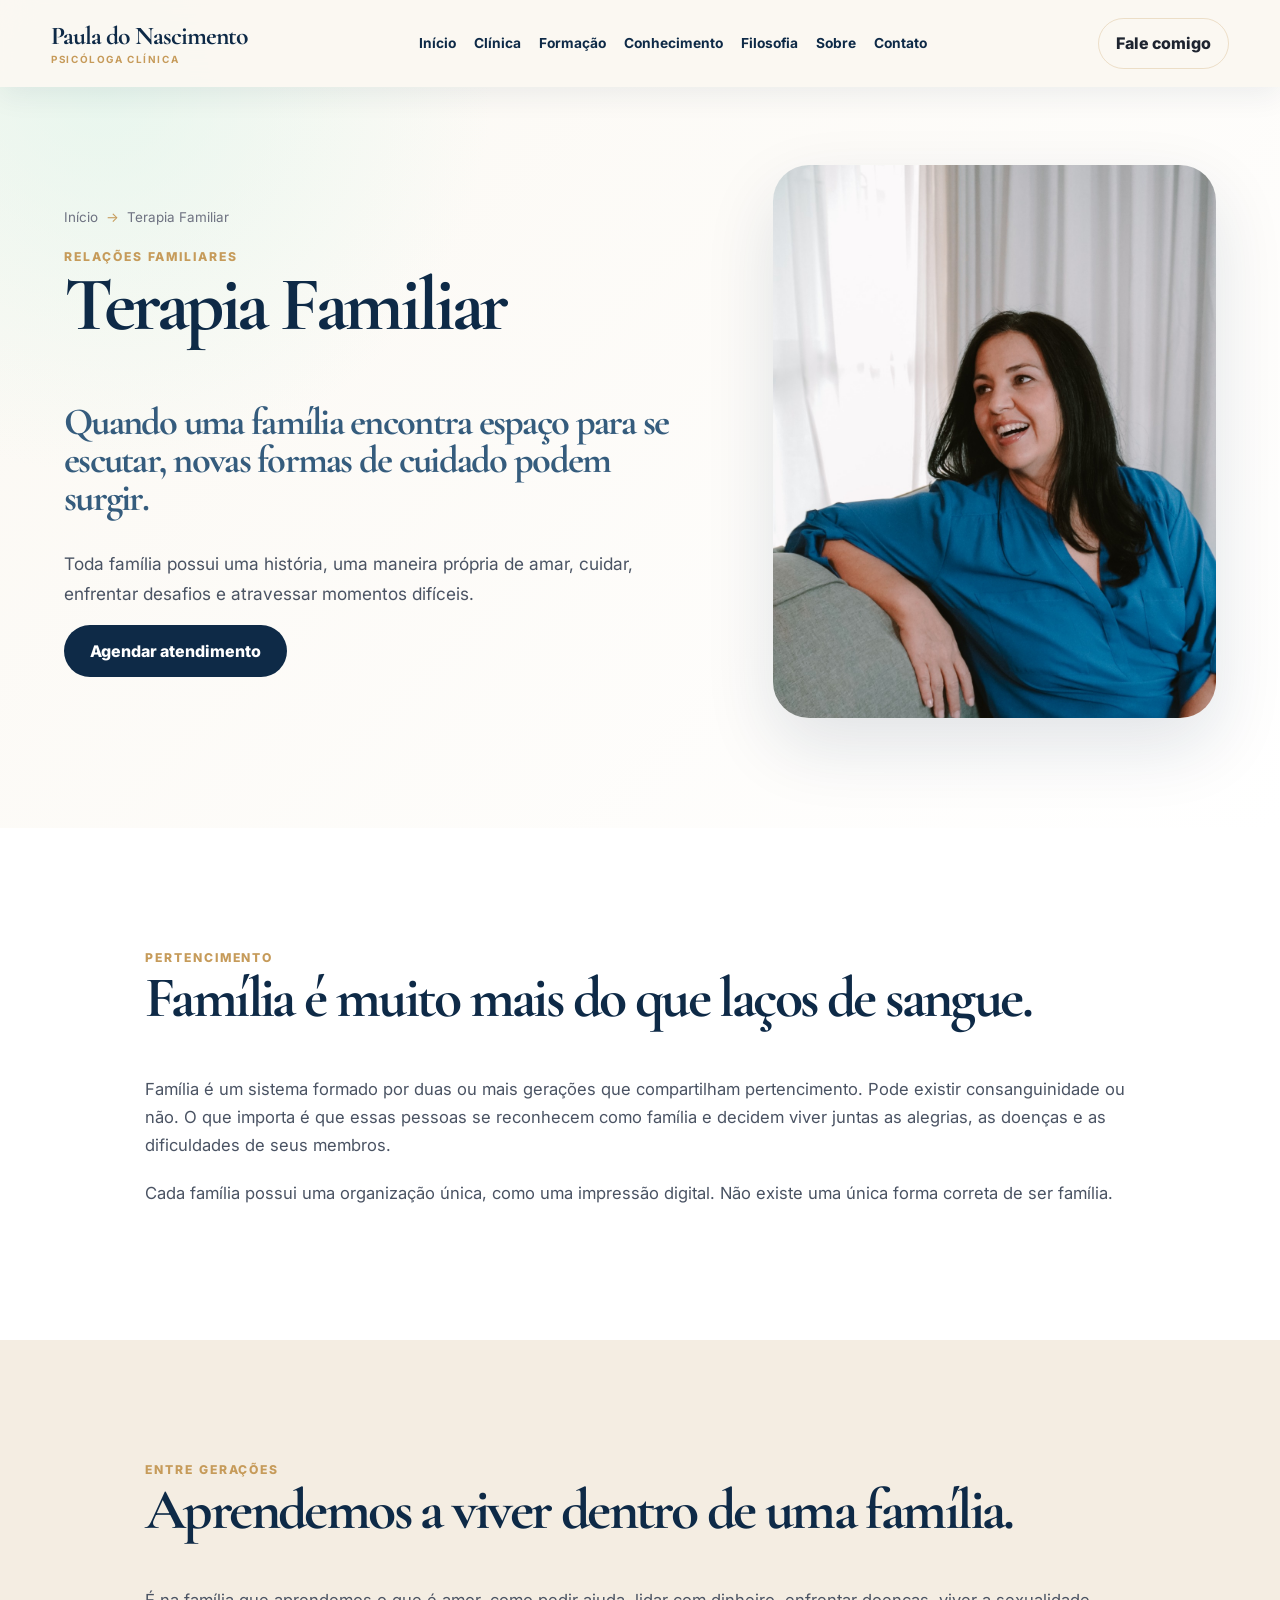
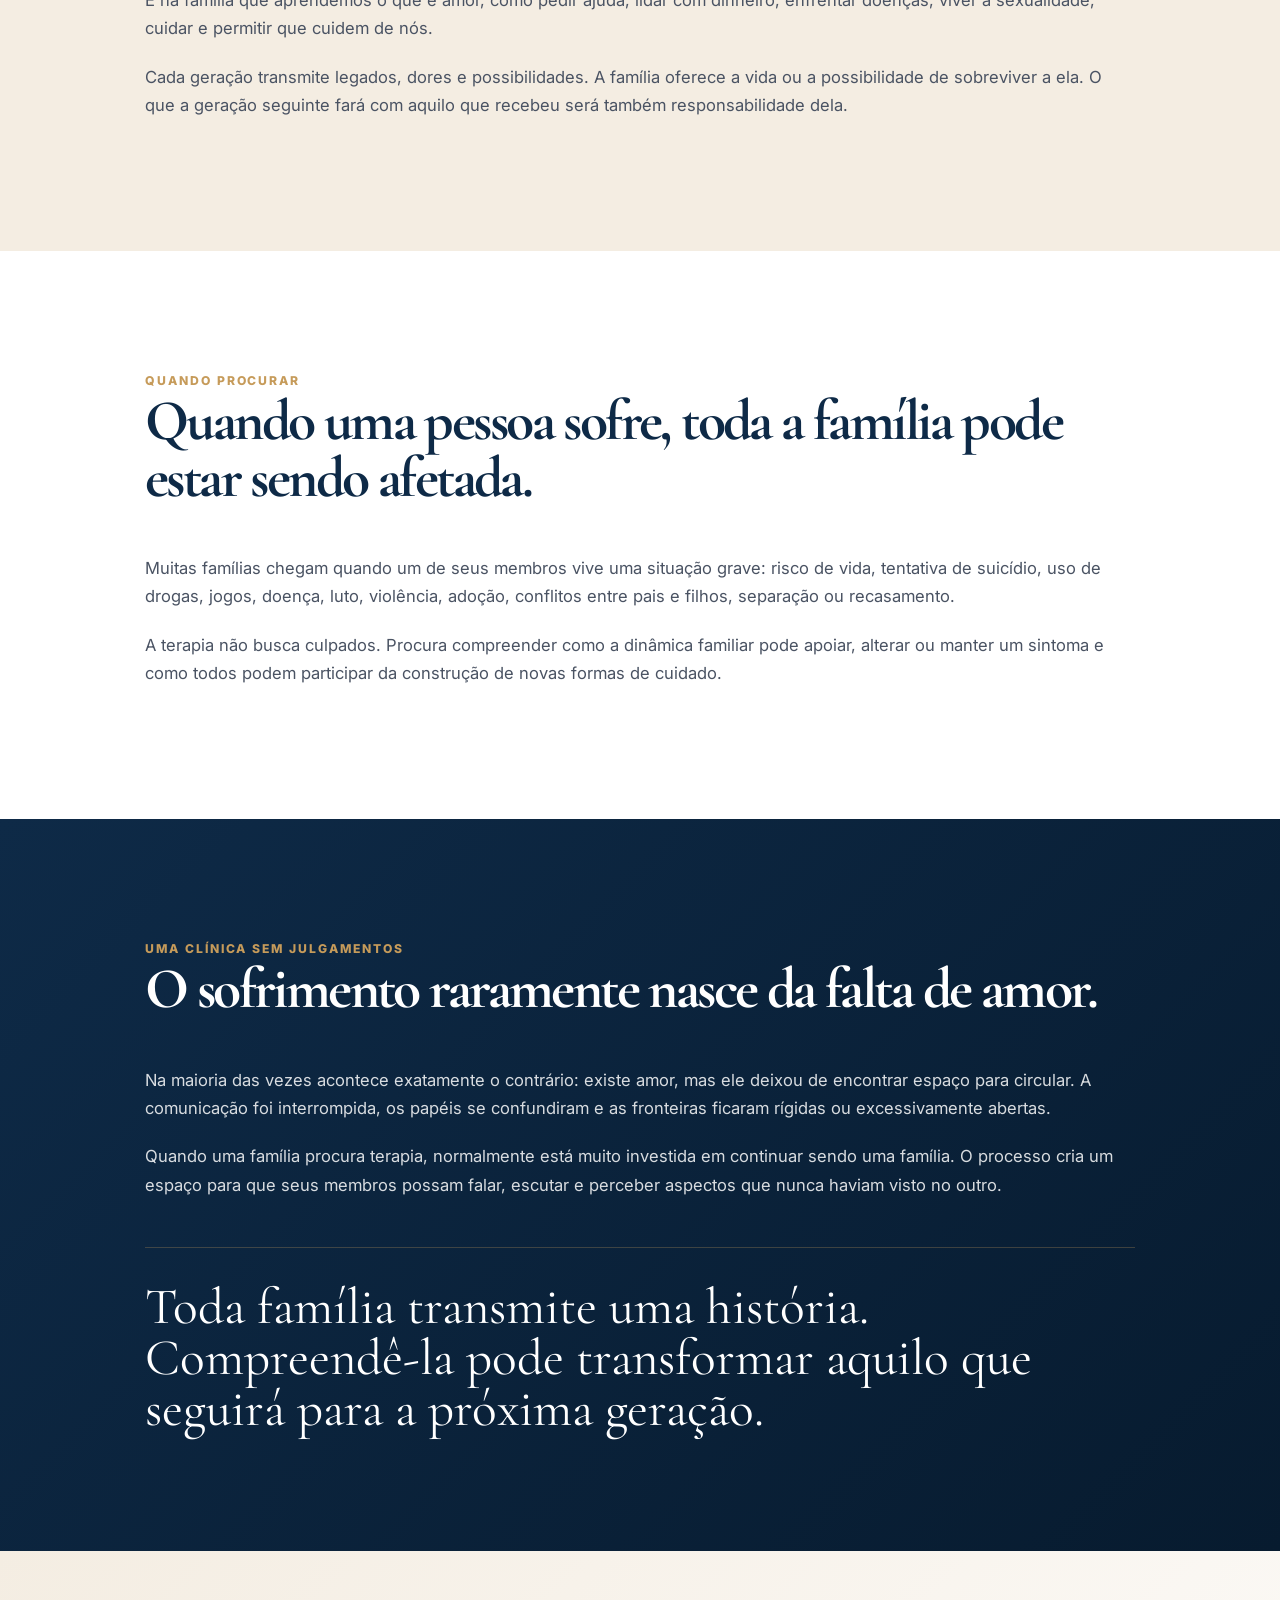
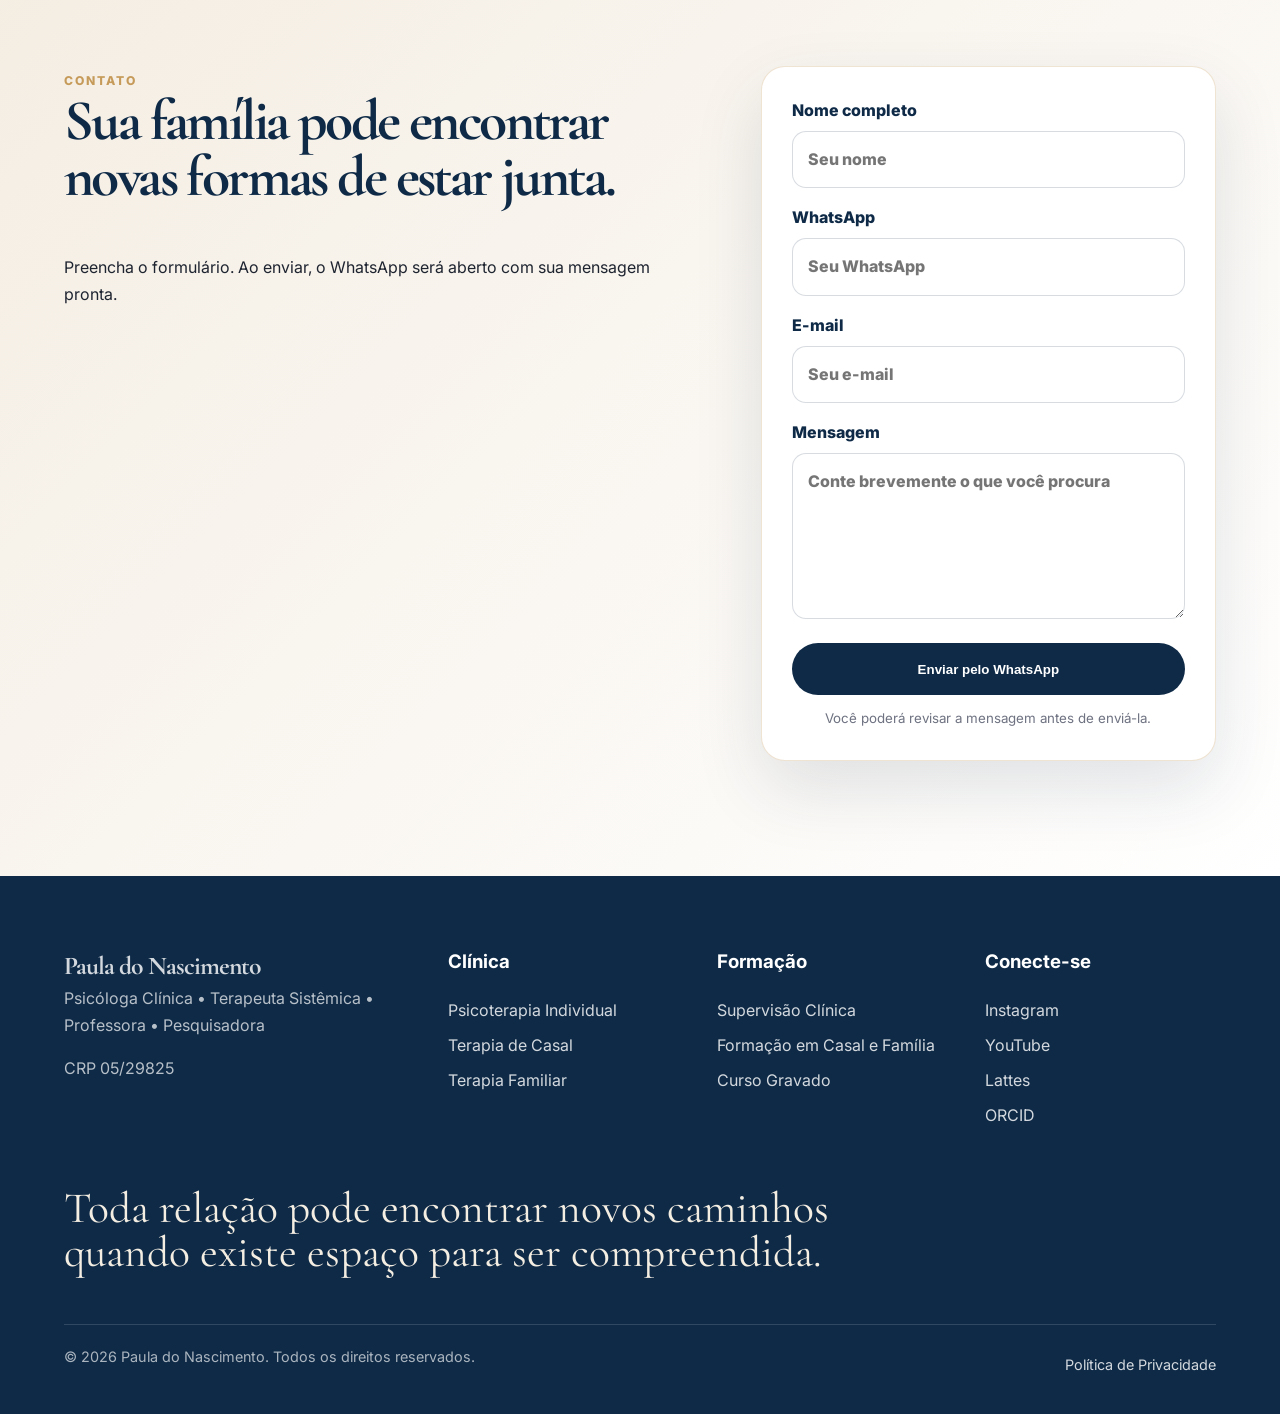
<file: terapia-familiar.html>
<!DOCTYPE html>
<html lang="pt-BR">
<head>
  <meta charset="UTF-8">
  <meta name="viewport" content="width=device-width,initial-scale=1">
  <title>Terapia Familiar no Rio de Janeiro e Online | Paula do Nascimento</title>
  <meta name="description" content="Terapia familiar para pais e filhos, adolescentes e adultos, famílias reconstituídas, adotivas, homoafetivas, monoparentais e multigeracionais.">
  <meta name="author" content="Paula do Nascimento">
  <link rel="canonical" href="https://pauladonascimento.com.br/terapia-familiar.html">
  <meta property="og:title" content="Terapia Familiar no Rio de Janeiro e Online | Paula do Nascimento">
  <meta property="og:description" content="Terapia familiar para pais e filhos, adolescentes e adultos, famílias reconstituídas, adotivas, homoafetivas, monoparentais e multigeracionais.">
  <meta property="og:type" content="website">
  <meta property="og:url" content="https://pauladonascimento.com.br/terapia-familiar.html">
  <meta property="og:image" content="https://pauladonascimento.com.br/assets/paula-home.jpg">
  <meta name="twitter:card" content="summary_large_image">
  <link rel="icon" href="assets/favicon.svg" type="image/svg+xml">
  <link rel="stylesheet" href="style.css">
  
  <!-- Google tag (gtag.js) -->
  <script async src="https://www.googletagmanager.com/gtag/js?id=G-77NCVJWX3P"></script>
  <script>
    window.dataLayer = window.dataLayer || [];
    function gtag(){dataLayer.push(arguments);}
    gtag('js', new Date());
    gtag('config', 'G-77NCVJWX3P');
  </script>
</head>
<body>
<header class="site-header">
  <a class="brand" href="index.html" aria-label="Página inicial">
    <span>Paula do Nascimento</span>
    <small>Psicóloga Clínica</small>
  </a>
  <button class="menu-toggle" type="button" aria-label="Abrir menu" aria-expanded="false"><span></span><span></span></button>
  <nav class="main-nav" aria-label="Menu principal">
    <a href="index.html">Início</a>
    <details class="nav-dropdown">
      <summary>Clínica</summary>
      <div class="submenu">
        <a href="psicoterapia-individual.html">Psicoterapia Individual</a>
        <a href="terapia-de-casal.html">Terapia de Casal</a>
        <a href="terapia-familiar.html">Terapia Familiar</a>
      </div>
    </details>
    <details class="nav-dropdown">
      <summary>Formação</summary>
      <div class="submenu">
        <a href="supervisao-clinica.html">Supervisão Clínica</a>
        <a href="formacao-casal-familia.html">Formação em Casal e Família</a>
        <a href="introducao-gestalt-terapia.html">Curso Gravado</a>
      </div>
    </details>
    <a href="clinica-ensino-pesquisa.html">Conhecimento</a>
    <a href="filosofia-clinica.html">Filosofia</a>
    <a href="sobre.html">Sobre</a>
    <a href="contato.html">Contato</a>
  </nav>
  <a class="header-button" href="contato.html">Fale comigo</a>
</header>
<main>
<section class="page-hero">
  <div class="page-hero-copy reveal">
    <p class="breadcrumb"><a href="index.html">Início</a><span>→</span>Terapia Familiar</p>
    <span class="eyebrow">Relações familiares</span>
    <h1>Terapia Familiar</h1>
    <h2>Quando uma família encontra espaço para se escutar, novas formas de cuidado podem surgir.</h2>
    <p class="lead">Toda família possui uma história, uma maneira própria de amar, cuidar, enfrentar desafios e atravessar momentos difíceis.</p>
    <a class="button primary" href="#contato">Agendar atendimento</a>
  </div>
  <figure class="page-hero-photo reveal"><img src="assets/paula-sobre.jpg" alt="Paula do Nascimento"></figure>
</section><section class="content-section white">
  <div class="article reveal">
    <span class="eyebrow">Pertencimento</span>
    <h2>Família é muito mais do que laços de sangue.</h2>
    <p>Família é um sistema formado por duas ou mais gerações que compartilham pertencimento. Pode existir consanguinidade ou não. O que importa é que essas pessoas se reconhecem como família e decidem viver juntas as alegrias, as doenças e as dificuldades de seus membros.</p><p>Cada família possui uma organização única, como uma impressão digital. Não existe uma única forma correta de ser família.</p>
  </div>
</section><section class="content-section soft">
  <div class="article reveal">
    <span class="eyebrow">Entre gerações</span>
    <h2>Aprendemos a viver dentro de uma família.</h2>
    <p>É na família que aprendemos o que é amor, como pedir ajuda, lidar com dinheiro, enfrentar doenças, viver a sexualidade, cuidar e permitir que cuidem de nós.</p><p>Cada geração transmite legados, dores e possibilidades. A família oferece a vida ou a possibilidade de sobreviver a ela. O que a geração seguinte fará com aquilo que recebeu será também responsabilidade dela.</p>
  </div>
</section><section class="content-section white">
  <div class="article reveal">
    <span class="eyebrow">Quando procurar</span>
    <h2>Quando uma pessoa sofre, toda a família pode estar sendo afetada.</h2>
    <p>Muitas famílias chegam quando um de seus membros vive uma situação grave: risco de vida, tentativa de suicídio, uso de drogas, jogos, doença, luto, violência, adoção, conflitos entre pais e filhos, separação ou recasamento.</p><p>A terapia não busca culpados. Procura compreender como a dinâmica familiar pode apoiar, alterar ou manter um sintoma e como todos podem participar da construção de novas formas de cuidado.</p>
  </div>
</section><section class="content-section dark">
  <div class="article reveal">
    <span class="eyebrow">Uma clínica sem julgamentos</span>
    <h2>O sofrimento raramente nasce da falta de amor.</h2>
    <p>Na maioria das vezes acontece exatamente o contrário: existe amor, mas ele deixou de encontrar espaço para circular. A comunicação foi interrompida, os papéis se confundiram e as fronteiras ficaram rígidas ou excessivamente abertas.</p><p>Quando uma família procura terapia, normalmente está muito investida em continuar sendo uma família. O processo cria um espaço para que seus membros possam falar, escutar e perceber aspectos que nunca haviam visto no outro.</p><blockquote class="feature-quote">Toda família transmite uma história. Compreendê-la pode transformar aquilo que seguirá para a próxima geração.</blockquote>
  </div>
</section><section class="contact-cta" id="contato">
  <div class="contact-copy reveal">
    <span class="eyebrow">Contato</span>
    <h2>Sua família pode encontrar novas formas de estar junta.</h2>
    <p>Preencha o formulário. Ao enviar, o WhatsApp será aberto com sua mensagem pronta.</p>
  </div>
  <form class="contact-form reveal whatsapp-form" data-interest="Terapia Familiar">
    <label>Nome completo<input type="text" name="nome" placeholder="Seu nome" required></label>
    <label>WhatsApp<input type="tel" name="telefone" placeholder="Seu WhatsApp" required></label>
    <label>E-mail<input type="email" name="email" placeholder="Seu e-mail"></label>
    <label>Mensagem<textarea name="mensagem" rows="5" placeholder="Conte brevemente o que você procura" required></textarea></label>
    <button class="button primary full" type="submit">Enviar pelo WhatsApp</button>
    <small>Você poderá revisar a mensagem antes de enviá-la.</small>
  </form>
</section>
</main>
<footer class="site-footer">
  <div class="footer-grid">
    <div>
      <a class="footer-brand" href="index.html">Paula do Nascimento</a>
      <p>Psicóloga Clínica • Terapeuta Sistêmica • Professora • Pesquisadora</p>
      <p>CRP 05/29825</p>
    </div>
    <div>
      <h3>Clínica</h3>
      <a href="psicoterapia-individual.html">Psicoterapia Individual</a>
      <a href="terapia-de-casal.html">Terapia de Casal</a>
      <a href="terapia-familiar.html">Terapia Familiar</a>
    </div>
    <div>
      <h3>Formação</h3>
      <a href="supervisao-clinica.html">Supervisão Clínica</a>
      <a href="formacao-casal-familia.html">Formação em Casal e Família</a>
      <a href="introducao-gestalt-terapia.html">Curso Gravado</a>
    </div>
    <div>
      <h3>Conecte-se</h3>
      <a href="https://www.instagram.com/pauladonascimento" target="_blank" rel="noopener">Instagram</a>
      <a href="https://www.youtube.com/@PauladoNascimento" target="_blank" rel="noopener">YouTube</a>
      <a href="http://lattes.cnpq.br/0851956113819533" target="_blank" rel="noopener">Lattes</a>
      <a href="https://orcid.org/0009-0002-5036-0058" target="_blank" rel="noopener">ORCID</a>
    </div>
  </div>
  <blockquote>Toda relação pode encontrar novos caminhos quando existe espaço para ser compreendida.</blockquote>
  <div class="footer-bottom">
    <span>© 2026 Paula do Nascimento. Todos os direitos reservados.</span>
    <a href="politica-de-privacidade.html">Política de Privacidade</a>
  </div>
</footer>
<script src="script.js"></script>
</body>
</html>
</file>
<file: style.css>
@import url('https://fonts.googleapis.com/css2?family=Cormorant+Garamond:wght@500;600;700&family=Inter:wght@400;500;600;700;800&display=swap');
:root{--blue:#0e2a47;--blue2:#173e63;--sand:#fbf8f2;--sand2:#f4ede2;--gold:#c69b5a;--rose:#f7e5e4;--green:#dff5eb;--gray:#4a5363;--white:#fff;--serif:'Cormorant Garamond',Georgia,serif;--sans:'Inter',Arial,sans;--border:1px solid rgba(198,155,90,.28);--shadow:0 28px 70px rgba(14,42,71,.12)}
*{box-sizing:border-box}html{scroll-behavior:smooth}body{margin:0;background:var(--sand);color:#1e2430;font-family:var(--sans);line-height:1.7;-webkit-font-smoothing:antialiased}img{display:block;width:100%;height:auto}a{color:inherit;text-decoration:none}h1,h2,h3,p{margin-top:0}h1,h2{font-family:var(--serif);color:var(--blue);letter-spacing:-.045em}h1{font-size:clamp(3rem,6vw,6.6rem);line-height:.93}h2{font-size:clamp(2.35rem,4.5vw,5rem);line-height:.98}h3{color:var(--blue)}
.site-header{position:fixed;z-index:100;top:0;left:0;width:100%;display:grid;grid-template-columns:auto 1fr auto;gap:28px;align-items:center;padding:18px clamp(18px,4vw,64px);background:rgba(251,248,242,.95);backdrop-filter:blur(16px);box-shadow:0 8px 30px rgba(14,42,71,.07)}
.brand,.footer-brand{font-family:var(--serif);font-weight:700;color:var(--blue);font-size:clamp(1.5rem,2vw,2.1rem);line-height:.9;letter-spacing:-.04em}.brand small{display:block;font-family:var(--sans);font-size:.62rem;letter-spacing:.16em;text-transform:uppercase;color:var(--gold);margin-top:8px}.main-nav{display:flex;justify-content:center;align-items:center;gap:18px;font-size:.86rem;font-weight:700;color:var(--blue)}.main-nav>a,.nav-dropdown>summary{cursor:pointer;padding:8px 0;list-style:none}.nav-dropdown{position:relative}.nav-dropdown summary::-webkit-details-marker{display:none}.submenu{position:absolute;top:38px;left:-18px;min-width:260px;background:var(--white);border:var(--border);border-radius:18px;padding:12px;box-shadow:var(--shadow);display:grid;gap:4px}.submenu a{padding:10px 12px;border-radius:10px}.submenu a:hover{background:var(--sand2)}.header-button{border:var(--border);border-radius:999px;padding:11px 17px;font-weight:800}.header-button:hover{background:var(--blue);color:#fff}.menu-toggle{display:none;background:none;border:0}.menu-toggle span{display:block;width:26px;height:2px;background:var(--blue);margin:6px}
.home-hero,.page-hero{padding:135px clamp(20px,5vw,72px) 80px;display:grid;grid-template-columns:minmax(0,1.05fr) minmax(340px,.75fr);gap:clamp(36px,7vw,100px);align-items:center;min-height:92vh;background:radial-gradient(circle at 8% 10%,rgba(223,245,235,.68),transparent 28%),linear-gradient(135deg,var(--sand),var(--white))}
.home-hero h1{font-size:clamp(3rem,5vw,5.9rem);max-width:790px}.signature{font-family:var(--serif);font-size:clamp(2.2rem,4vw,4.6rem);line-height:.95;color:var(--blue);margin-bottom:6px}.role,.eyebrow{color:var(--gold);font-size:.76rem;font-weight:800;letter-spacing:.16em;text-transform:uppercase}.role{margin-bottom:42px}.lead{font-size:clamp(1.08rem,1.35vw,1.3rem);color:var(--gray);max-width:740px}.hero-actions{display:flex;gap:13px;flex-wrap:wrap;margin-top:26px}.button{display:inline-flex;align-items:center;justify-content:center;min-height:52px;padding:0 26px;border-radius:999px;font-weight:800;transition:.2s}.button:hover{transform:translateY(-2px)}.primary{background:var(--blue);color:#fff}.secondary{border:var(--border);background:rgba(255,255,255,.6);color:var(--blue)}.full{width:100%;border:0}.home-photo,.page-hero-photo{margin:0;overflow:hidden;border-radius:36px;box-shadow:var(--shadow)}.home-photo img,.page-hero-photo img{aspect-ratio:4/5;object-fit:cover;object-position:center 30%}.breadcrumb{font-size:.84rem;color:#6e7281}.breadcrumb span{margin:0 8px;color:var(--gold)}.page-hero h2{font-size:clamp(1.8rem,3vw,3.5rem);color:#355c7d}
.content-section,.statement-section,.contact-cta,.overview-section,.research-section{padding:clamp(78px,9vw,135px) clamp(20px,5vw,72px)}.article{max-width:990px;margin:0 auto}.article p{font-size:clamp(1.04rem,1.2vw,1.18rem);color:var(--gray)}.article p+p{margin-top:20px}.soft{background:var(--sand2)}.white{background:#fff}.dark{background:linear-gradient(135deg,var(--blue),#071b2f);color:#fff}.dark h2,.dark p{color:#fff}.dark p{opacity:.84}.feature-quote{font-family:var(--serif);font-size:clamp(2rem,4vw,4.5rem);line-height:1;color:var(--blue);margin:48px 0 0;padding:34px 0 0;border-top:var(--border)}.dark .feature-quote{color:#fff}.statement-section{text-align:center;background:#fff}.statement-section .article{max-width:880px}
.overview-grid{display:grid;grid-template-columns:repeat(3,1fr);gap:22px}.overview-card{padding:34px;background:#fff;border:var(--border);border-radius:24px;box-shadow:0 18px 44px rgba(14,42,71,.06)}.overview-card h3{font-family:var(--serif);font-size:2rem}.overview-card p{color:var(--gray)}.text-link{color:var(--blue);font-weight:800}.overview-card .text-link{display:block;margin-top:10px}.split{display:grid;grid-template-columns:1fr 1fr;gap:clamp(30px,6vw,90px)}.timeline{display:grid;gap:0;max-width:980px;margin:0 auto}.timeline article{display:grid;grid-template-columns:120px 1fr;gap:25px;padding:25px 0;border-bottom:var(--border)}.timeline time{font-family:var(--serif);font-size:2rem;color:var(--gold)}.timeline h3{margin-bottom:5px}.timeline p{color:var(--gray);margin-bottom:0}.archive{display:grid;gap:16px}.archive details{background:#fff;border:var(--border);border-radius:16px;padding:18px 22px}.archive summary{font-weight:800;color:var(--blue);cursor:pointer}.archive ul{color:var(--gray)}
.contact-cta{display:grid;grid-template-columns:1fr minmax(340px,.75fr);gap:clamp(38px,7vw,100px);background:linear-gradient(135deg,var(--sand2),#fff)}.contact-form{background:#fff;border:var(--border);border-radius:24px;padding:30px;box-shadow:var(--shadow)}.contact-form label{display:block;font-weight:800;color:var(--blue);margin-bottom:16px}.contact-form input,.contact-form textarea,.contact-form select{width:100%;margin-top:7px;padding:14px 15px;border:1px solid rgba(14,42,71,.16);border-radius:14px;background:#fff;font:inherit}.contact-form small{display:block;text-align:center;color:#6e7281;margin-top:12px}
.location-grid{display:grid;grid-template-columns:1fr 1fr;gap:22px}.location-card{padding:30px;background:#fff;border:var(--border);border-radius:24px}.location-card h3{font-family:var(--serif);font-size:2.1rem}.faq{max-width:950px}.faq details{border-bottom:1px solid rgba(14,42,71,.16)}.faq summary{font-family:var(--serif);font-size:1.7rem;color:var(--blue);font-weight:700;padding:22px 0;cursor:pointer}.faq p{color:var(--gray)}
.site-footer{padding:70px clamp(20px,5vw,72px) 28px;background:var(--blue);color:#fff}.footer-grid{display:grid;grid-template-columns:1.5fr repeat(3,1fr);gap:38px}.site-footer h3{color:#fff}.site-footer a{display:block;color:rgba(255,255,255,.82);margin:8px 0}.site-footer p{color:rgba(255,255,255,.7)}.footer-brand{color:#fff}.site-footer blockquote{font-family:var(--serif);font-size:clamp(2rem,3.4vw,4rem);line-height:1;color:var(--sand2);max-width:900px;margin:50px 0}.footer-bottom{display:flex;justify-content:space-between;gap:20px;border-top:1px solid rgba(255,255,255,.14);padding-top:20px;color:rgba(255,255,255,.65);font-size:.9rem}.reveal{opacity:0;transform:translateY(20px);transition:.7s}.reveal.visible{opacity:1;transform:none}
@media(max-width:1100px){.site-header{grid-template-columns:1fr auto}.main-nav,.header-button{display:none}.menu-toggle{display:block}.main-nav.open{position:absolute;top:75px;left:15px;right:15px;display:grid;justify-content:stretch;background:var(--sand);border:var(--border);border-radius:20px;padding:20px;box-shadow:var(--shadow)}.submenu{position:static;box-shadow:none;margin-top:8px}.home-hero,.page-hero,.contact-cta{grid-template-columns:1fr}.home-photo,.page-hero-photo{max-width:620px}.overview-grid{grid-template-columns:1fr 1fr}.footer-grid{grid-template-columns:1fr 1fr}}
@media(max-width:720px){h1{font-size:3.2rem}.home-hero,.page-hero{padding:115px 20px 60px}.content-section,.statement-section,.contact-cta,.overview-section,.research-section{padding:68px 20px}.overview-grid,.split,.location-grid,.footer-grid{grid-template-columns:1fr}.timeline article{grid-template-columns:1fr;gap:5px}.hero-actions{flex-direction:column}.button{width:100%}.footer-bottom{flex-direction:column}}
</file>
